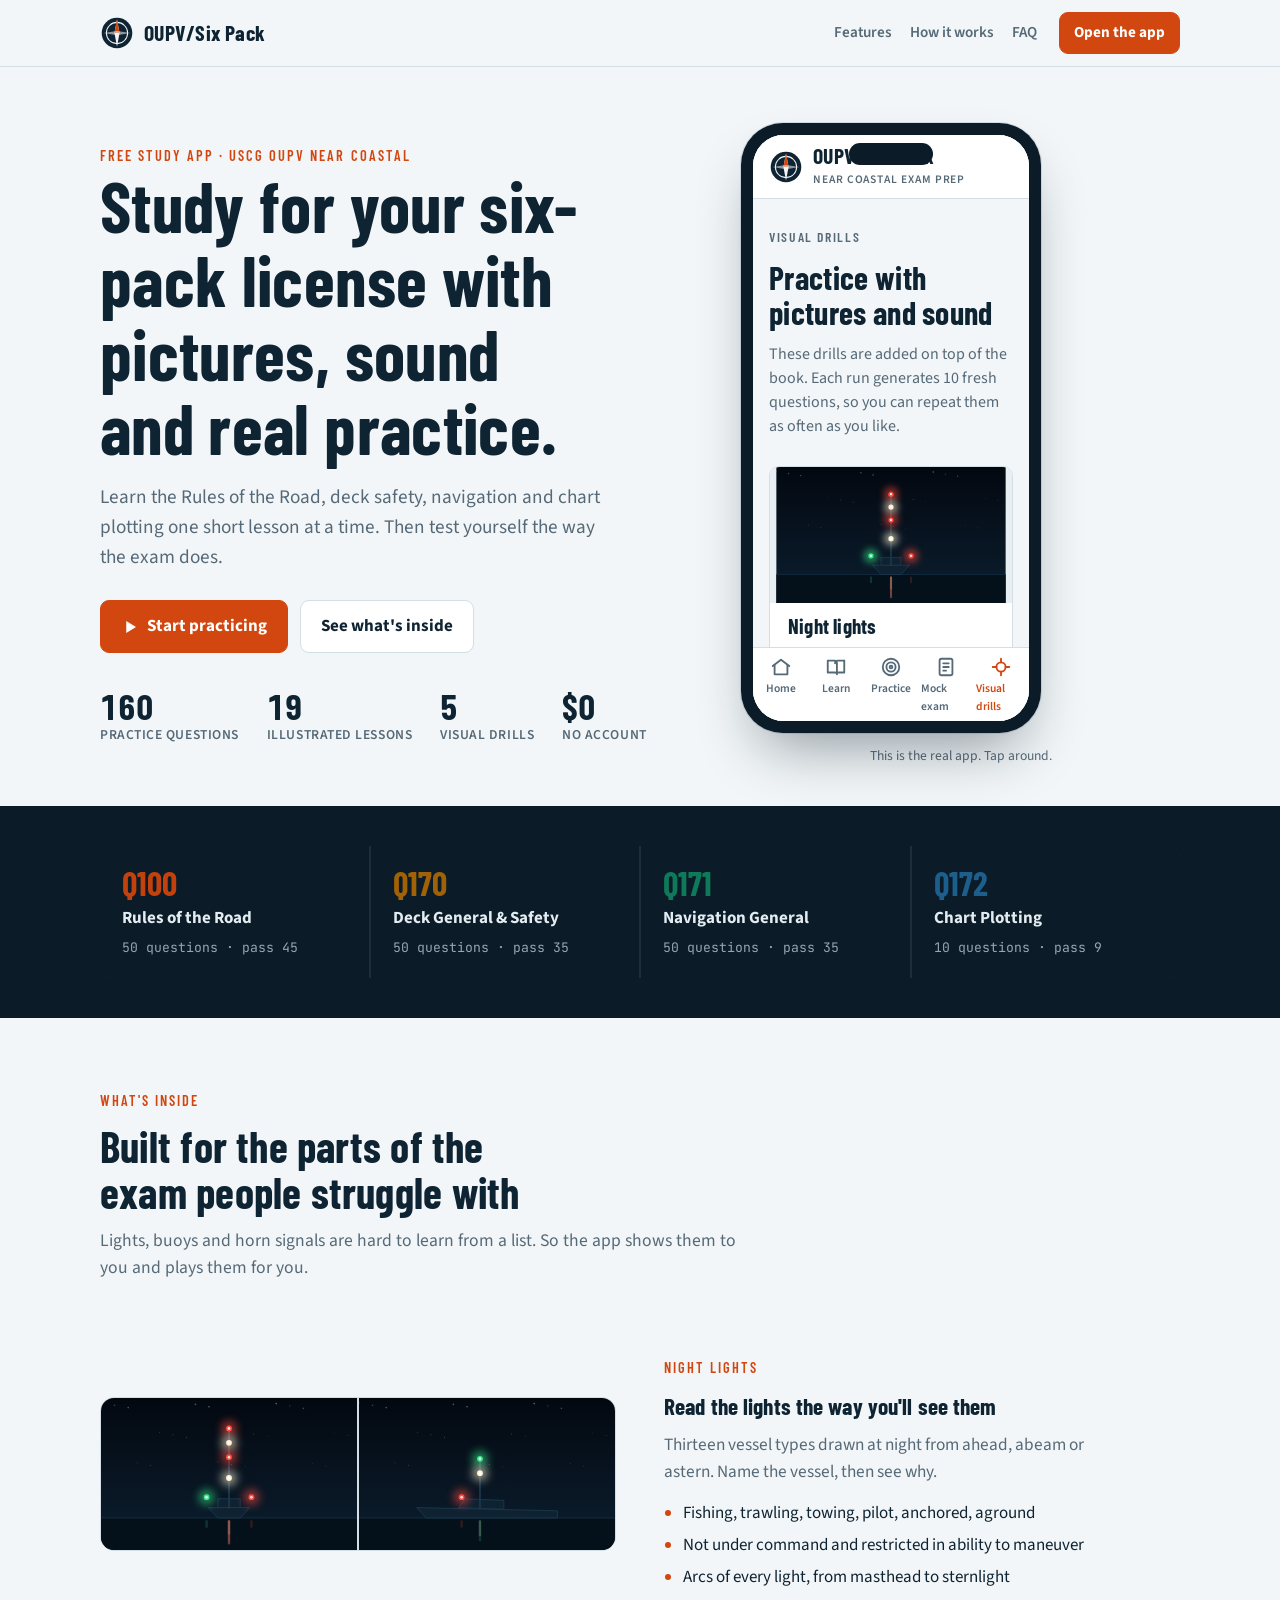
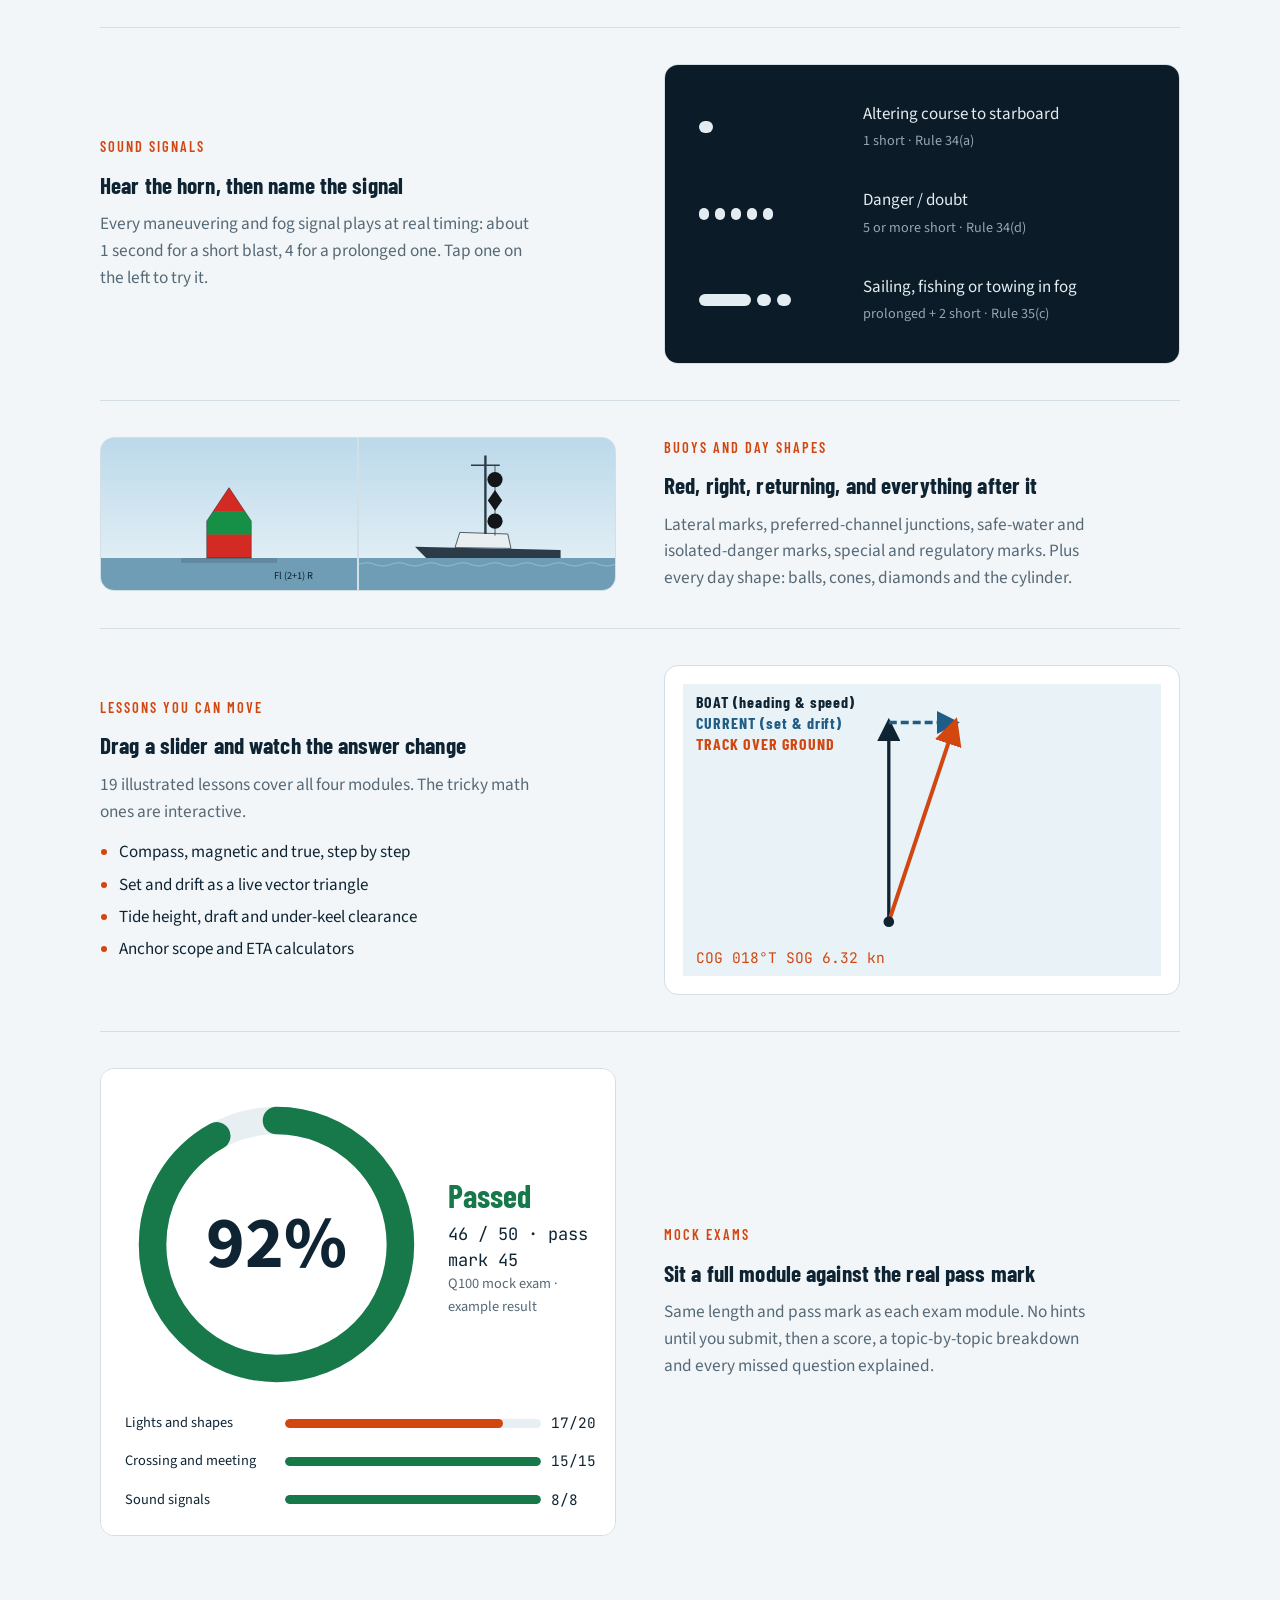
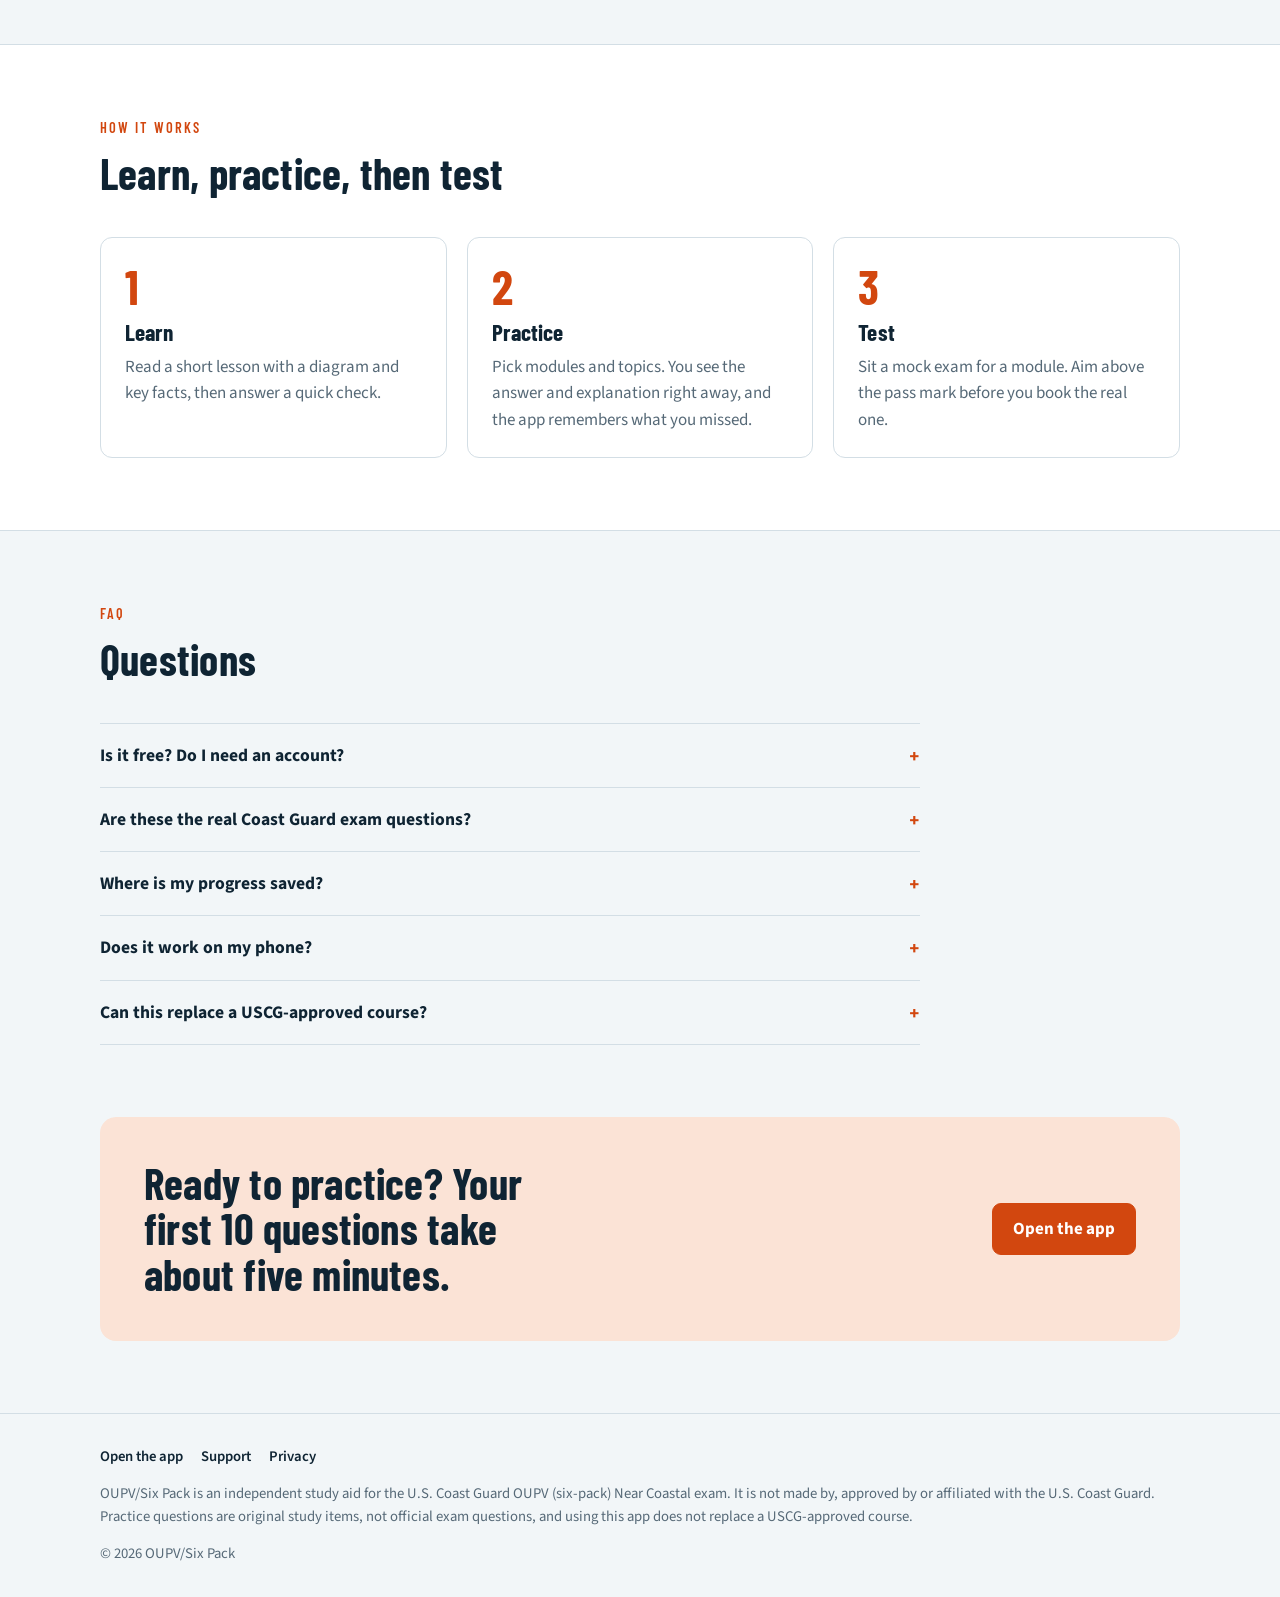
<file: index.html>
<!doctype html>
<html lang="en">
<head>
<meta charset="utf-8">
<meta name="viewport" content="width=device-width,initial-scale=1,viewport-fit=cover">
<title>OUPV/Six Pack — USCG captain's license study app</title>
<meta name="description" content="Free practice app for the USCG OUPV six-pack captain's exam: 160 questions, illustrated lessons, mock exams and visual drills for lights, buoys and horn signals.">
<meta property="og:title" content="OUPV/Six Pack — USCG captain's license study app">
<meta property="og:description" content="Free practice app for the USCG OUPV six-pack captain's exam: 160 questions, illustrated lessons, mock exams and visual drills for lights, buoys and horn signals.">
<meta name="theme-color" content="#0F2433">
<link rel="icon" href="data:image/svg+xml,%3Csvg xmlns='http://www.w3.org/2000/svg' viewBox='0 0 40 40'%3E%3Ccircle cx='20' cy='20' r='18' fill='%230F2433'/%3E%3Cpath d='M20 4 L23 20 L20 36 L17 20Z' fill='%23F2F6F8'/%3E%3Cpath d='M20 4 L23 20 L17 20Z' fill='%23D2470F'/%3E%3C/svg%3E">
<link rel="preconnect" href="https://fonts.googleapis.com"><link rel="preconnect" href="https://fonts.gstatic.com" crossorigin>
<link rel="stylesheet" href="https://fonts.googleapis.com/css2?family=Barlow+Condensed:wght@500;600;700&family=Source+Sans+3:wght@400;600;700&family=JetBrains+Mono:wght@500&display=swap">
<link rel="stylesheet" href="/site.css">
</head>
<body>

<svg width="0" height="0" style="position:absolute" aria-hidden="true"><defs>
<marker id="ah-ink" viewBox="0 0 10 10" refX="8" refY="5" markerWidth="7" markerHeight="7" orient="auto-start-reverse"><path d="M0,0 L10,5 L0,10z" style="fill:var(--ink)"/></marker>
<marker id="ah-acc" viewBox="0 0 10 10" refX="8" refY="5" markerWidth="7" markerHeight="7" orient="auto-start-reverse"><path d="M0,0 L10,5 L0,10z" style="fill:var(--accent)"/></marker>
<marker id="ah-chart" viewBox="0 0 10 10" refX="8" refY="5" markerWidth="7" markerHeight="7" orient="auto-start-reverse"><path d="M0,0 L10,5 L0,10z" style="fill:var(--chart)"/></marker>
<marker id="ah-muted" viewBox="0 0 10 10" refX="8" refY="5" markerWidth="7" markerHeight="7" orient="auto-start-reverse"><path d="M0,0 L10,5 L0,10z" style="fill:var(--muted)"/></marker>
<filter id="glow" x="-200%" y="-200%" width="500%" height="500%"><feGaussianBlur stdDeviation="5"/></filter>
<linearGradient id="nightsky" x1="0" y1="0" x2="0" y2="1"><stop offset="0" stop-color="#030810"/><stop offset="1" stop-color="#0c1f30"/></linearGradient>
<linearGradient id="daysky" x1="0" y1="0" x2="0" y2="1"><stop offset="0" stop-color="#bcd9ea"/><stop offset="1" stop-color="#e9f3f8"/></linearGradient>
</defs></svg>

<header class="top"><div class="wrap">
<a class="brand" href="/index.html" aria-label="OUPV/Six Pack home"><svg viewBox="0 0 40 40" aria-hidden="true"><circle cx="20" cy="20" r="18" style="fill:var(--ink)"/><circle cx="20" cy="20" r="12.5" fill="none" style="stroke:var(--paper)" stroke-width="1.2"/><path d="M20 4 L23 20 L20 36 L17 20Z" style="fill:var(--paper)"/><path d="M20 4 L23 20 L17 20Z" style="fill:var(--accent)"/><path d="M4 20 L20 17.5 L36 20 L20 22.5Z" style="fill:var(--paper)" opacity=".55"/></svg><b>OUPV/Six Pack</b></a>
<nav aria-label="Sections"><a href="#features">Features</a><a href="#how">How it works</a><a href="#faq">FAQ</a></nav>
<a class="btn primary" href="/app/">Open the app</a>
</div></header>

<main>
<div class="wrap hero">
  <div>
    <span class="eyebrow">Free study app · USCG OUPV Near Coastal</span>
    <h1>Study for your six-pack license with pictures, sound and real practice.</h1>
    <p class="lead">Learn the Rules of the Road, deck safety, navigation and chart plotting one short lesson at a time. Then test yourself the way the exam does.</p>
    <div class="cta"><a class="btn primary" href="app/"><svg viewBox="0 0 24 24" fill="currentColor"><path d="M7 4l13 8-13 8z"/></svg>Start practicing</a><a class="btn" href="#features">See what's inside</a></div>
    <div class="stats">
      <div><b>160</b><span>Practice questions</span></div>
      <div><b>19</b><span>Illustrated lessons</span></div>
      <div><b>5</b><span>Visual drills</span></div>
      <div><b>$0</b><span>No account</span></div>
    </div>
  </div>
  <div>
    <div class="phone"><iframe src="app/#drills" title="OUPV/Six Pack app, live" loading="lazy"></iframe></div>
    <p class="phone-cap">This is the real app. Tap around.</p>
  </div>
</div>

<div class="band"><div class="wrap">
  <div class="mods">
    <div><span class="code" style="color:var(--m100)">Q100</span><span class="name">Rules of the Road</span><span class="meta">50 questions · pass 45</span></div>
    <div><span class="code" style="color:var(--m170)">Q170</span><span class="name">Deck General &amp; Safety</span><span class="meta">50 questions · pass 35</span></div>
    <div><span class="code" style="color:var(--m171)">Q171</span><span class="name">Navigation General</span><span class="meta">50 questions · pass 35</span></div>
    <div><span class="code" style="color:var(--m172)">Q172</span><span class="name">Chart Plotting</span><span class="meta">10 questions · pass 9</span></div>
  </div>
</div></div>

<section id="features"><div class="wrap">
  <div class="head"><span class="eyebrow">What's inside</span><h2>Built for the parts of the exam people struggle with</h2><p>Lights, buoys and horn signals are hard to learn from a list. So the app shows them to you and plays them for you.</p></div>

  <div class="feat">
    <div class="art duo"><svg viewBox="0 0 320 190" class="scene" role="img" aria-label="Night scene: a vessel seen from dead ahead"><rect width="320" height="190" fill="url(#nightsky)"/><circle cx="0" cy="6" r="1" fill="#9fb6c8" opacity="0.25"/><circle cx="73" cy="43" r="0.6" fill="#9fb6c8" opacity="0.35"/><circle cx="146" cy="80" r="0.6" fill="#9fb6c8" opacity="0.45"/><circle cx="219" cy="7" r="1" fill="#9fb6c8" opacity="0.55"/><circle cx="292" cy="44" r="0.6" fill="#9fb6c8" opacity="0.25"/><circle cx="45" cy="81" r="0.6" fill="#9fb6c8" opacity="0.35"/><circle cx="118" cy="8" r="1" fill="#9fb6c8" opacity="0.45"/><circle cx="191" cy="45" r="0.6" fill="#9fb6c8" opacity="0.55"/><circle cx="264" cy="82" r="0.6" fill="#9fb6c8" opacity="0.25"/><circle cx="17" cy="9" r="1" fill="#9fb6c8" opacity="0.35"/><circle cx="90" cy="46" r="0.6" fill="#9fb6c8" opacity="0.45"/><circle cx="163" cy="83" r="0.6" fill="#9fb6c8" opacity="0.55"/><circle cx="236" cy="10" r="1" fill="#9fb6c8" opacity="0.25"/><circle cx="309" cy="47" r="0.6" fill="#9fb6c8" opacity="0.35"/><circle cx="62" cy="84" r="0.6" fill="#9fb6c8" opacity="0.45"/><circle cx="135" cy="11" r="1" fill="#9fb6c8" opacity="0.55"/><circle cx="208" cy="48" r="0.6" fill="#9fb6c8" opacity="0.25"/><circle cx="281" cy="85" r="0.6" fill="#9fb6c8" opacity="0.35"/><circle cx="34" cy="12" r="1" fill="#9fb6c8" opacity="0.45"/><circle cx="107" cy="49" r="0.6" fill="#9fb6c8" opacity="0.55"/><circle cx="180" cy="86" r="0.6" fill="#9fb6c8" opacity="0.25"/><circle cx="253" cy="13" r="1" fill="#9fb6c8" opacity="0.35"/><rect y="150" width="320" height="40" fill="#04101a"/><line x1="0" x2="320" y1="150" y2="150" stroke="#16324a" stroke-width="1"/><polygon points="134,137 186,137 174,150 146,150" fill="#0e2232" stroke="#1d3b52"/><rect x="146" y="126" width="28" height="11" fill="#0e2232" stroke="#1d3b52"/><line x1="160" x2="160" y1="138" y2="34" stroke="#1d3b52" stroke-width="2"/><rect x="158.5" y="153" width="3" height="17.5" fill="#fff4d6" opacity=".18"/><circle cx="160" cy="100" r="10" fill="#fff4d6" opacity=".55" filter="url(#glow)"/><circle cx="160" cy="100" r="3.6" fill="#fff4d6"/><circle cx="160" cy="100" r="1.6" fill="#fff" opacity=".85"/><rect x="158.5" y="153" width="3" height="30" fill="#ff4a3d" opacity=".18"/><circle cx="160" cy="38" r="10" fill="#ff4a3d" opacity=".55" filter="url(#glow)"/><circle cx="160" cy="38" r="3.6" fill="#ff4a3d"/><circle cx="160" cy="38" r="1.6" fill="#fff" opacity=".85"/><rect x="158.5" y="153" width="3" height="30" fill="#fff4d6" opacity=".18"/><circle cx="160" cy="56" r="10" fill="#fff4d6" opacity=".55" filter="url(#glow)"/><circle cx="160" cy="56" r="3.6" fill="#fff4d6"/><circle cx="160" cy="56" r="1.6" fill="#fff" opacity=".85"/><rect x="158.5" y="153" width="3" height="26.599999999999998" fill="#ff4a3d" opacity=".18"/><circle cx="160" cy="74" r="10" fill="#ff4a3d" opacity=".55" filter="url(#glow)"/><circle cx="160" cy="74" r="3.6" fill="#ff4a3d"/><circle cx="160" cy="74" r="1.6" fill="#fff" opacity=".85"/><rect x="186.5" y="153" width="3" height="9.1" fill="#ff4a3d" opacity=".18"/><circle cx="188" cy="124" r="10" fill="#ff4a3d" opacity=".55" filter="url(#glow)"/><circle cx="188" cy="124" r="3.6" fill="#ff4a3d"/><circle cx="188" cy="124" r="1.6" fill="#fff" opacity=".85"/><rect x="130.5" y="153" width="3" height="9.1" fill="#39e98a" opacity=".18"/><circle cx="132" cy="124" r="10" fill="#39e98a" opacity=".55" filter="url(#glow)"/><circle cx="132" cy="124" r="3.6" fill="#39e98a"/><circle cx="132" cy="124" r="1.6" fill="#fff" opacity=".85"/></svg><svg viewBox="0 0 320 190" class="scene" role="img" aria-label="Night scene: a vessel seen on her port side"><rect width="320" height="190" fill="url(#nightsky)"/><circle cx="0" cy="6" r="1" fill="#9fb6c8" opacity="0.25"/><circle cx="73" cy="43" r="0.6" fill="#9fb6c8" opacity="0.35"/><circle cx="146" cy="80" r="0.6" fill="#9fb6c8" opacity="0.45"/><circle cx="219" cy="7" r="1" fill="#9fb6c8" opacity="0.55"/><circle cx="292" cy="44" r="0.6" fill="#9fb6c8" opacity="0.25"/><circle cx="45" cy="81" r="0.6" fill="#9fb6c8" opacity="0.35"/><circle cx="118" cy="8" r="1" fill="#9fb6c8" opacity="0.45"/><circle cx="191" cy="45" r="0.6" fill="#9fb6c8" opacity="0.55"/><circle cx="264" cy="82" r="0.6" fill="#9fb6c8" opacity="0.25"/><circle cx="17" cy="9" r="1" fill="#9fb6c8" opacity="0.35"/><circle cx="90" cy="46" r="0.6" fill="#9fb6c8" opacity="0.45"/><circle cx="163" cy="83" r="0.6" fill="#9fb6c8" opacity="0.55"/><circle cx="236" cy="10" r="1" fill="#9fb6c8" opacity="0.25"/><circle cx="309" cy="47" r="0.6" fill="#9fb6c8" opacity="0.35"/><circle cx="62" cy="84" r="0.6" fill="#9fb6c8" opacity="0.45"/><circle cx="135" cy="11" r="1" fill="#9fb6c8" opacity="0.55"/><circle cx="208" cy="48" r="0.6" fill="#9fb6c8" opacity="0.25"/><circle cx="281" cy="85" r="0.6" fill="#9fb6c8" opacity="0.35"/><circle cx="34" cy="12" r="1" fill="#9fb6c8" opacity="0.45"/><circle cx="107" cy="49" r="0.6" fill="#9fb6c8" opacity="0.55"/><circle cx="180" cy="86" r="0.6" fill="#9fb6c8" opacity="0.25"/><circle cx="253" cy="13" r="1" fill="#9fb6c8" opacity="0.35"/><rect y="150" width="320" height="40" fill="#04101a"/><line x1="0" x2="320" y1="150" y2="150" stroke="#16324a" stroke-width="1"/><polygon points="72.0,137 248.0,141 248.0,150 84.3,150" fill="#0e2232" stroke="#1d3b52"/><polygon points="124.8,137 181.1,139 181.1,128 131.8,126" fill="#0e2232" stroke="#1d3b52"/><line x1="151.2" x2="151.2" y1="138" y2="72" stroke="#1d3b52" stroke-width="2"/><rect x="149.7" y="153" width="3" height="25.9" fill="#39e98a" opacity=".18"/><circle cx="151.2" cy="76" r="10" fill="#39e98a" opacity=".55" filter="url(#glow)"/><circle cx="151.2" cy="76" r="3.6" fill="#39e98a"/><circle cx="151.2" cy="76" r="1.6" fill="#fff" opacity=".85"/><rect x="149.7" y="153" width="3" height="19.599999999999998" fill="#fff4d6" opacity=".18"/><circle cx="151.2" cy="94" r="10" fill="#fff4d6" opacity=".55" filter="url(#glow)"/><circle cx="151.2" cy="94" r="3.6" fill="#fff4d6"/><circle cx="151.2" cy="94" r="1.6" fill="#fff" opacity=".85"/><rect x="126.82" y="153" width="3" height="9.1" fill="#ff4a3d" opacity=".18"/><circle cx="128.32" cy="124" r="10" fill="#ff4a3d" opacity=".55" filter="url(#glow)"/><circle cx="128.32" cy="124" r="3.6" fill="#ff4a3d"/><circle cx="128.32" cy="124" r="1.6" fill="#fff" opacity=".85"/></svg></div>
    <div class="txt"><span class="eyebrow">Night lights</span><h3>Read the lights the way you'll see them</h3><p>Thirteen vessel types drawn at night from ahead, abeam or astern. Name the vessel, then see why.</p>
      <ul><li>Fishing, trawling, towing, pilot, anchored, aground</li><li>Not under command and restricted in ability to maneuver</li><li>Arcs of every light, from masthead to sternlight</li></ul></div>
  </div>

  <div class="feat flip">
    <div class="art"><div class="horn" id="horn">
      <button data-p="."><span class="pat"><i class="s"></i></span><span>Altering course to starboard<br><small>1 short · Rule 34(a)</small></span></button>
      <button data-p="rrrrr"><span class="pat"><i class="r"></i><i class="r"></i><i class="r"></i><i class="r"></i><i class="r"></i></span><span>Danger / doubt<br><small>5 or more short · Rule 34(d)</small></span></button>
      <button data-p="-.."><span class="pat"><i class="p"></i><i class="s"></i><i class="s"></i></span><span>Sailing, fishing or towing in fog<br><small>prolonged + 2 short · Rule 35(c)</small></span></button>
    </div></div>
    <div class="txt"><span class="eyebrow">Sound signals</span><h3>Hear the horn, then name the signal</h3><p>Every maneuvering and fog signal plays at real timing: about 1 second for a short blast, 4 for a prolonged one. Tap one on the left to try it.</p></div>
  </div>

  <div class="feat">
    <div class="art duo"><svg viewBox="0 0 320 190" class="scene" role="img" aria-label="A navigation mark"><rect width="320" height="190" fill="url(#daysky)"/><rect y="150" width="320" height="40" fill="#6f9db6"/><g transform="translate(80 0) scale(1)"><clipPath id="cp7"><path d="M52,150 L52,104 L80,62 L108,104 L108,150 Z"/></clipPath><g clip-path="url(#cp7)"><rect x="40" y="62" width="80" height="29.833333333333332" fill="#d42a24"/><rect x="40" y="91.33333333333333" width="80" height="29.833333333333332" fill="#169046"/><rect x="40" y="120.66666666666666" width="80" height="29.833333333333332" fill="#d42a24"/></g><path d="M52,150 L52,104 L80,62 L108,104 L108,150 Z" fill="none" stroke="#0006" stroke-width="1.2"/><rect x="20" y="150" width="120" height="6" fill="#0002"/></g><text x="240" y="176" text-anchor="middle" font-family="JetBrains Mono, monospace" font-size="13" style="fill:#0c2230">Fl (2+1) R</text></svg><svg viewBox="0 0 320 190" class="scene" role="img" aria-label="Daytime: a vessel showing day shapes"><rect width="320" height="190" fill="url(#daysky)"/><rect y="150" width="320" height="40" fill="#6f9db6"/><path d="M0 158 q10 -4 20 0 t20 0 t20 0 t20 0 t20 0 t20 0 t20 0 t20 0 t20 0 t20 0 t20 0 t20 0 t20 0 t20 0 t20 0 t20 0" stroke="#9cc2d6" fill="none"/><polygon points="70,136 252,140 252,150 84,150" fill="#2b3c48"/><polygon points="120,137 190,138 186,120 126,118" fill="#e9eef1" stroke="#2b3c48"/><line x1="158" x2="158" y1="120" y2="22" stroke="#2b3c48" stroke-width="3"/><line x1="140" x2="176" y1="34" y2="34" stroke="#2b3c48" stroke-width="2"/><line x1="170" x2="170" y1="34" y2="122" stroke="#2b3c48" stroke-width="1"/><circle cx="170" cy="52" r="9.5" fill="#121619"/><polygon points="170,65 179,78 170,91 161,78" fill="#121619"/><circle cx="170" cy="104" r="9.5" fill="#121619"/></svg></div>
    <div class="txt"><span class="eyebrow">Buoys and day shapes</span><h3>Red, right, returning, and everything after it</h3><p>Lateral marks, preferred-channel junctions, safe-water and isolated-danger marks, special and regulatory marks. Plus every day shape: balls, cones, diamonds and the cylinder.</p></div>
  </div>

  <div class="feat flip">
    <div class="art pad"><svg viewBox="0 0 360 220" role="img" aria-label="Current vector triangle"><rect width="360" height="220" class="s-water" opacity=".55"/><line x1="155" y1="179" x2="155" y2="29" class="l-ink" stroke-width="2.5" marker-end="url(#ah-ink)"/><line x1="155" y1="29" x2="205" y2="29" class="l-chart" stroke-width="2.5" stroke-dasharray="6 3" marker-end="url(#ah-chart)"/><line x1="155" y1="179" x2="205" y2="29" class="l-acc" stroke-width="3" marker-end="url(#ah-acc)"/><circle cx="155" cy="179" r="4" class="s-ink"/><text x="10" y="18" class="t-lab" >BOAT (heading & speed)</text><text x="10" y="34" class="t-lab" style="fill:var(--chart)">CURRENT (set & drift)</text><text x="10" y="50" class="t-lab t-acc" >TRACK OVER GROUND</text><text x="10" y="210" class="t-mono t-acc" >COG 018°T   SOG 6.32 kn</text></svg></div>
    <div class="txt"><span class="eyebrow">Lessons you can move</span><h3>Drag a slider and watch the answer change</h3><p>19 illustrated lessons cover all four modules. The tricky math ones are interactive.</p>
      <ul><li>Compass, magnetic and true, step by step</li><li>Set and drift as a live vector triangle</li><li>Tide height, draft and under-keel clearance</li><li>Anchor scope and ETA calculators</li></ul></div>
  </div>

  <div class="feat">
    <div class="art"><div class="result">
      <div class="top-row"><svg width="96" height="96" viewBox="0 0 132 132" aria-hidden="true"><circle cx="66" cy="66" r="54" fill="none" style="stroke:var(--surface-2)" stroke-width="12"/><circle cx="66" cy="66" r="54" fill="none" style="stroke:var(--good)" stroke-width="12" stroke-linecap="round" stroke-dasharray="312 340" transform="rotate(-90 66 66)"/><text x="66" y="76" text-anchor="middle" font-family="Barlow Condensed, sans-serif" font-size="32" font-weight="700">92%</text></svg>
        <div><div class="verdict">Passed</div><div style="font-family:var(--mono)">46 / 50 · pass mark 45</div><div class="muted" style="font-size:.9rem">Q100 mock exam · example result</div></div></div>
      <div class="bar"><span>Lights and shapes</span><i><b style="width:85%;background:var(--accent)"></b></i><span style="font-family:var(--mono)">17/20</span></div>
      <div class="bar"><span>Crossing and meeting</span><i><b style="width:100%;background:var(--good)"></b></i><span style="font-family:var(--mono)">15/15</span></div>
      <div class="bar"><span>Sound signals</span><i><b style="width:100%;background:var(--good)"></b></i><span style="font-family:var(--mono)">8/8</span></div>
    </div></div>
    <div class="txt"><span class="eyebrow">Mock exams</span><h3>Sit a full module against the real pass mark</h3><p>Same length and pass mark as each exam module. No hints until you submit, then a score, a topic-by-topic breakdown and every missed question explained.</p></div>
  </div>
</div></section>

<section id="how" style="background:var(--surface);border-block:1px solid var(--line)"><div class="wrap">
  <div class="head"><span class="eyebrow">How it works</span><h2>Learn, practice, then test</h2></div>
  <div class="steps">
    <div class="step"><span class="n">1</span><h3>Learn</h3><p>Read a short lesson with a diagram and key facts, then answer a quick check.</p></div>
    <div class="step"><span class="n">2</span><h3>Practice</h3><p>Pick modules and topics. You see the answer and explanation right away, and the app remembers what you missed.</p></div>
    <div class="step"><span class="n">3</span><h3>Test</h3><p>Sit a mock exam for a module. Aim above the pass mark before you book the real one.</p></div>
  </div>
</div></section>

<section id="faq"><div class="wrap">
  <div class="head"><span class="eyebrow">FAQ</span><h2>Questions</h2></div>
  <div class="faq">
    <details><summary>Is it free? Do I need an account?</summary><p>Yes, it's free, and there's no sign-up. Open the app and start.</p></details>
    <details><summary>Are these the real Coast Guard exam questions?</summary><p>No. They are original practice questions written to the official module topics, and each answer has been checked against the Navigation Rules. The real exam questions aren't public.</p></details>
    <details><summary>Where is my progress saved?</summary><p>In your browser on your device. Nothing is sent to a server. If you clear your browser data or switch devices, your progress starts fresh.</p></details>
    <details><summary>Does it work on my phone?</summary><p>Yes. It works in any modern browser on phone, tablet or computer. Turn the sound on for the horn-signal drills.</p></details>
    <details><summary>Can this replace a USCG-approved course?</summary><p>No. It's a study aid. Check the National Maritime Center for the current credential requirements, and practice Q172 chart plotting on the official training chart with dividers and a plotter.</p></details>
  </div>
</div></section>

<div class="wrap" style="padding-bottom:72px"><div class="closer"><h2>Ready to practice? Your first 10 questions take about five minutes.</h2><a class="btn primary" href="app/">Open the app</a></div></div>
</main>
<footer><div class="wrap">
<div class="links"><a href="/app/">Open the app</a><a href="/support.html">Support</a><a href="/privacy.html">Privacy</a></div>
<p>OUPV/Six Pack is an independent study aid for the U.S. Coast Guard OUPV (six-pack) Near Coastal exam. It is not made by, approved by or affiliated with the U.S. Coast Guard. Practice questions are original study items, not official exam questions, and using this app does not replace a USCG-approved course.</p>
<p>© 2026 OUPV/Six Pack</p>
</div></footer>

<script>
(() => {
  let ac = null, stop = [];
  const host = document.getElementById("horn"); if (!host) return;
  host.addEventListener("click", e => {
    const b = e.target.closest("button[data-p]"); if (!b) return;
    try { ac = ac || new (window.AudioContext || window.webkitAudioContext)(); ac.resume(); } catch (err) { return; }
    stop.forEach(f => f()); stop = [];
    const g0 = ac.createGain(); g0.gain.value = .2; g0.connect(ac.destination); stop.push(() => g0.disconnect());
    const glyphs = [...b.querySelectorAll("i")]; let t = ac.currentTime + .05; const t0 = t;
    [...b.dataset.p].forEach((c, i) => {
      const dur = c === "-" ? 4 : c === "r" ? .55 : 1, gap = c === "-" ? 1.6 : c === "r" ? .25 : .8;
      const g = ac.createGain(), f = ac.createBiquadFilter(); f.type = "lowpass"; f.frequency.value = 1100; f.connect(g); g.connect(g0);
      [146, 220.6, 293].forEach((fr, k) => { const o = ac.createOscillator(); o.type = k === 2 ? "triangle" : "sawtooth"; o.frequency.value = fr; o.connect(f); o.start(t); o.stop(t + dur + .05); });
      g.gain.setValueAtTime(0, t); g.gain.linearRampToValueAtTime(.8, t + .07); g.gain.setValueAtTime(.8, t + dur - .09); g.gain.linearRampToValueAtTime(0, t + dur);
      const on = setTimeout(() => glyphs[i] && glyphs[i].classList.add("on"), (t - t0) * 1000), off = setTimeout(() => glyphs[i] && glyphs[i].classList.remove("on"), (t - t0 + dur) * 1000);
      stop.push(() => { clearTimeout(on); clearTimeout(off); glyphs[i] && glyphs[i].classList.remove("on"); });
      t += dur + gap;
    });
  });
})();
</script>
</body>
</html>
</file>
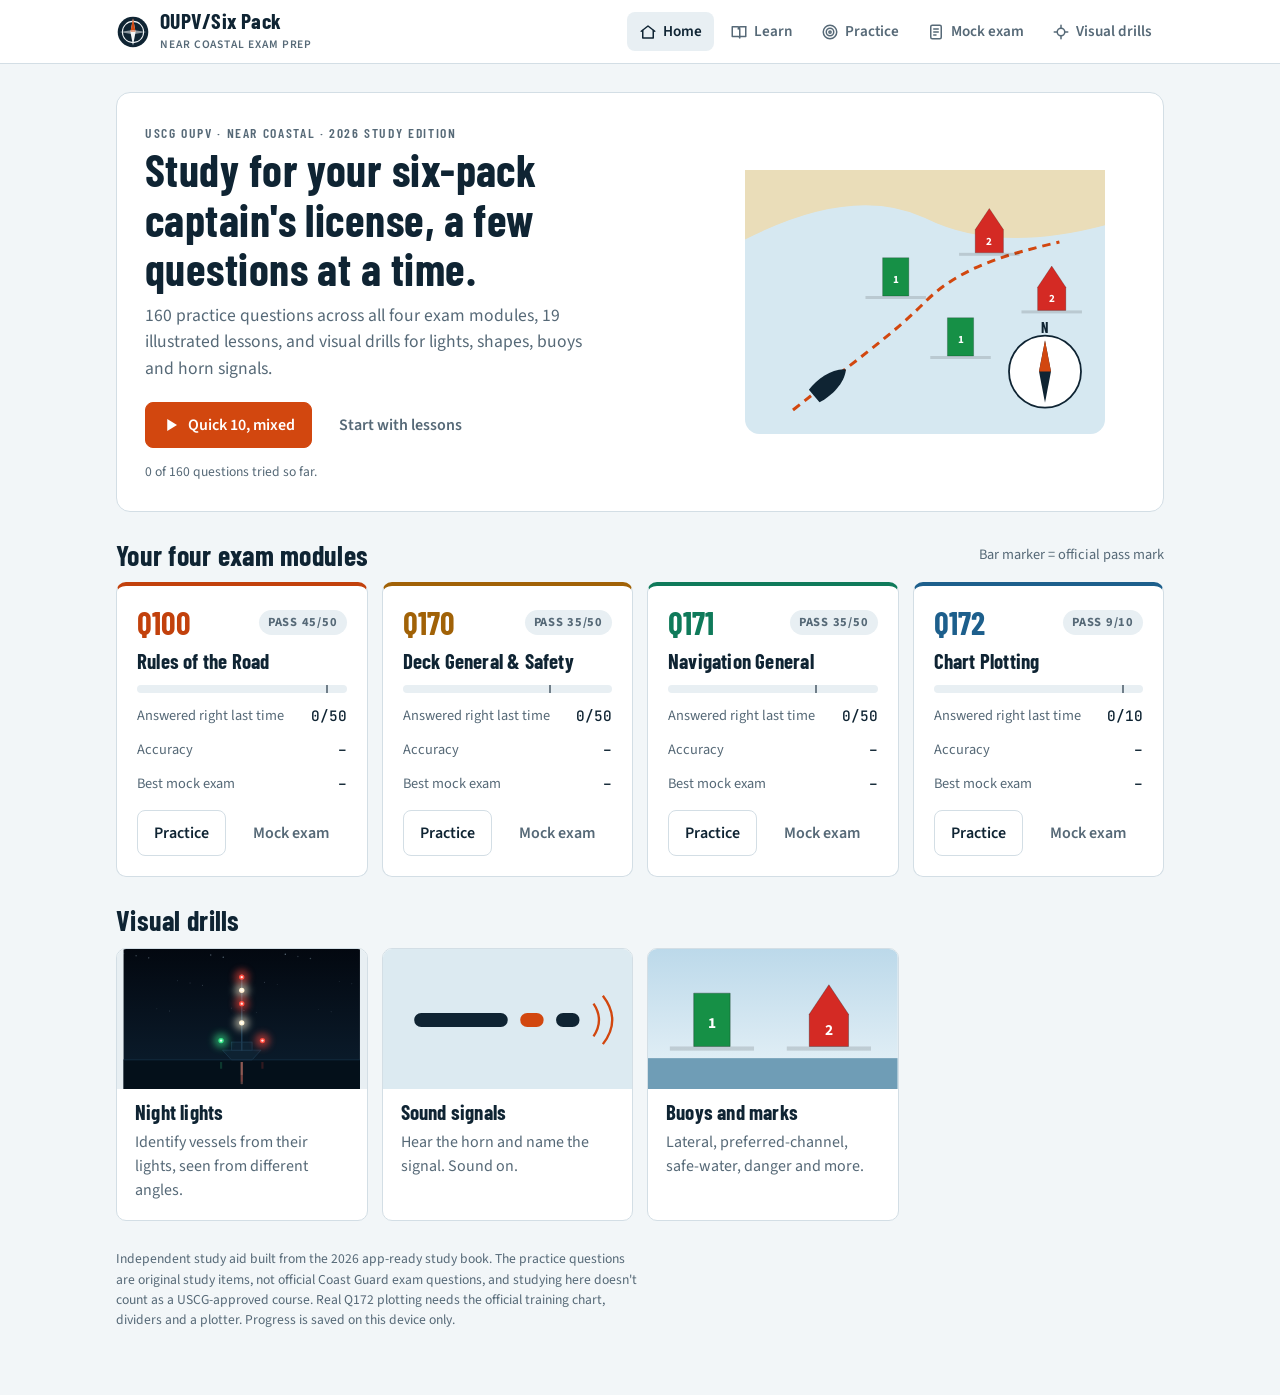
<file: app/index.html>
<!doctype html><html lang="en"><head><meta charset="utf-8"><meta name="viewport" content="width=device-width,initial-scale=1,viewport-fit=cover"><style>[hidden]{display:none!important}body{margin:0}</style></head><body><title>OUPV/Six Pack</title>
<meta name="claude:viewport-fit-sides" content="cover">
<link rel="preconnect" href="https://fonts.googleapis.com">
<link rel="preconnect" href="https://fonts.gstatic.com" crossorigin>
<link rel="stylesheet" href="https://fonts.googleapis.com/css2?family=Barlow+Condensed:wght@500;600;700&family=Source+Sans+3:wght@400;600;700&family=JetBrains+Mono:wght@500&display=swap">
<style>
/* Layout: chart-table app. Sticky header with nav, single centered column of cards; bottom tab bar on phones. */
:root{
  --paper:#F2F6F8; --surface:#FFFFFF; --surface-2:#E8EFF3; --ink:#0F2433; --muted:#566977; --line:#D3DEE5;
  --water:#D6E8F1; --land:#EADDB9; --accent:#D2470F; --accent-soft:#FBE3D6; --on-accent:#FFFFFF;
  --good:#17784A; --good-soft:#DDF2E6; --bad:#B8322A; --bad-soft:#F9E0DD;
  --port:#D02B2B; --stbd:#11884A; --chart:#1F5D86;
  --m100:#C2410C; --m170:#A16207; --m171:#0F7A5A; --m172:#1D5F8C;
  --display:"Barlow Condensed","Avenir Next Condensed","Arial Narrow",system-ui,sans-serif;
  --body:"Source Sans 3",system-ui,-apple-system,"Segoe UI",sans-serif;
  --mono:"JetBrains Mono",ui-monospace,Menlo,monospace;
  --radius:10px;
}
@media (prefers-color-scheme: dark){:root:not([data-theme="light"]){
  --paper:#0A141C; --surface:#11202B; --surface-2:#172B38; --ink:#E3ECF1; --muted:#93A7B4; --line:#24394A;
  --water:#123247; --land:#3A3425; --accent:#FF7A3D; --accent-soft:#3A1E10; --on-accent:#1A0B03;
  --good:#4CC98A; --good-soft:#0F3122; --bad:#FF7A70; --bad-soft:#3B1613;
  --port:#FF5A55; --stbd:#3FD08A; --chart:#6CB4E4;
  --m100:#FF8A50; --m170:#E8B34A; --m171:#45C99B; --m172:#6CB4E4; color-scheme:dark}}
:root[data-theme="dark"]{
  --paper:#0A141C; --surface:#11202B; --surface-2:#172B38; --ink:#E3ECF1; --muted:#93A7B4; --line:#24394A;
  --water:#123247; --land:#3A3425; --accent:#FF7A3D; --accent-soft:#3A1E10; --on-accent:#1A0B03;
  --good:#4CC98A; --good-soft:#0F3122; --bad:#FF7A70; --bad-soft:#3B1613;
  --port:#FF5A55; --stbd:#3FD08A; --chart:#6CB4E4;
  --m100:#FF8A50; --m170:#E8B34A; --m171:#45C99B; --m172:#6CB4E4; color-scheme:dark}

*{box-sizing:border-box}
html,body{background:var(--paper)}
body{color:var(--ink);font-family:var(--body);font-size:16px;line-height:1.5;-webkit-font-smoothing:antialiased}
body::before{content:"";position:fixed;inset:0 0 auto;height:env(safe-area-inset-top,0px);z-index:30;background:var(--surface)}
h1,h2,h3,h4{font-family:var(--display);font-weight:700;line-height:1.1;margin:0;text-wrap:balance;letter-spacing:.01em}
h1{font-size:clamp(2rem,5vw,2.8rem)} h2{font-size:1.75rem} h3{font-size:1.3rem}
p{margin:0}
a{color:var(--chart)}
button{font:inherit;color:inherit}
:focus-visible{outline:3px solid var(--accent);outline-offset:2px;border-radius:6px}
.mono{font-family:var(--mono);font-variant-numeric:tabular-nums}
.eyebrow{font-family:var(--display);font-weight:600;font-size:.85rem;letter-spacing:.12em;text-transform:uppercase;color:var(--muted)}
.muted{color:var(--muted)}

/* header */
.top{position:sticky;top:env(safe-area-inset-top,0px);z-index:20;background:var(--surface);border-bottom:1px solid var(--line)}
.top-in{max-width:1080px;margin:0 auto;display:flex;align-items:center;gap:20px;padding-block:10px;padding-left:max(16px,env(safe-area-inset-left,0px));padding-right:max(16px,env(safe-area-inset-right,0px))}
.brand{display:flex;align-items:center;gap:10px;text-decoration:none;color:var(--ink);margin-right:auto}
.brand svg{width:34px;height:34px;flex:none}
.brand b{font-family:var(--display);font-size:1.35rem;letter-spacing:.02em;line-height:1}
.brand small{display:block;font-size:.72rem;color:var(--muted);letter-spacing:.08em;text-transform:uppercase;font-weight:600}
.nav{display:flex;gap:4px}
.nav a{display:flex;align-items:center;gap:6px;text-decoration:none;color:var(--muted);font-weight:600;padding:8px 12px;border-radius:8px;font-size:.95rem}
.nav a:hover{background:var(--surface-2);color:var(--ink)}
.nav a.on{color:var(--ink);background:var(--surface-2)}
.nav a svg{width:18px;height:18px}
.tabbar{display:none}
@media (max-width:720px){
  .nav{display:none}
  .tabbar{display:flex;position:fixed;left:0;right:0;bottom:0;z-index:20;background:var(--surface);border-top:1px solid var(--line);padding-bottom:env(safe-area-inset-bottom,0px);padding-left:env(safe-area-inset-left,0px);padding-right:env(safe-area-inset-right,0px)}
  .tabbar a{flex:1;display:flex;flex-direction:column;align-items:center;gap:2px;padding:8px 2px 6px;text-decoration:none;color:var(--muted);font-size:.72rem;font-weight:600}
  .tabbar a.on{color:var(--accent)}
  .tabbar svg{width:22px;height:22px}
  main{padding-bottom:calc(84px + env(safe-area-inset-bottom,0px))!important}
}

main{max-width:1080px;margin:0 auto;padding-block:28px 64px;padding-left:max(16px,env(safe-area-inset-left,0px));padding-right:max(16px,env(safe-area-inset-right,0px));display:flex;flex-direction:column;gap:28px}
.card{background:var(--surface);border:1px solid var(--line);border-radius:var(--radius);padding:20px}
.stack{display:flex;flex-direction:column;gap:12px}
.row{display:flex;flex-wrap:wrap;gap:10px;align-items:center}
.grid{display:grid;gap:14px}
.g2{grid-template-columns:repeat(auto-fit,minmax(min(100%,300px),1fr))}
.g3{grid-template-columns:repeat(auto-fill,minmax(min(100%,240px),1fr))}
.g4{grid-template-columns:repeat(auto-fit,minmax(min(100%,220px),1fr))}

.btn{display:inline-flex;align-items:center;justify-content:center;gap:8px;border:1px solid var(--line);background:var(--surface);color:var(--ink);padding:10px 16px;border-radius:8px;font-weight:600;cursor:pointer;text-decoration:none;min-height:44px}
.btn:hover{border-color:var(--muted)}
.btn.primary{background:var(--accent);border-color:var(--accent);color:var(--on-accent)}
.btn.primary:hover{filter:brightness(1.05)}
.btn.ghost{background:transparent;border-color:transparent;color:var(--muted)}
.btn.ghost:hover{color:var(--ink);background:var(--surface-2)}
.btn:disabled{opacity:.45;cursor:not-allowed}
.btn svg{width:18px;height:18px}

.chip{display:inline-flex;align-items:center;gap:6px;font-size:.78rem;font-weight:700;letter-spacing:.06em;text-transform:uppercase;padding:3px 9px;border-radius:999px;background:var(--surface-2);color:var(--muted);white-space:nowrap}
.chip.mod{color:#fff}
.mQ100{--mc:var(--m100)} .mQ170{--mc:var(--m170)} .mQ171{--mc:var(--m171)} .mQ172{--mc:var(--m172)}
.chip.mod{background:var(--mc)}
:root:not([data-theme="light"]) .chip.mod{color:var(--paper)}
@media (prefers-color-scheme: light){:root:not([data-theme="dark"]) .chip.mod{color:#fff}}
:root[data-theme="light"] .chip.mod{color:#fff}

.pick{display:inline-flex;align-items:center;gap:6px;border:1px solid var(--line);background:var(--surface);padding:7px 12px;border-radius:999px;cursor:pointer;font-weight:600;font-size:.92rem;min-height:38px}
.pick[aria-pressed="true"]{background:var(--ink);color:var(--paper);border-color:var(--ink)}
.seg{display:inline-flex;border:1px solid var(--line);border-radius:8px;overflow:hidden;flex-wrap:wrap}
.seg button{border:0;background:var(--surface);padding:8px 14px;cursor:pointer;font-weight:600;min-height:40px}
.seg button+button{border-left:1px solid var(--line)}
.seg button[aria-pressed="true"]{background:var(--ink);color:var(--paper)}

/* hero */
.hero{display:grid;grid-template-columns:minmax(0,1.3fr) minmax(0,1fr);gap:24px;align-items:center;background:var(--surface);border:1px solid var(--line);border-radius:14px;padding:28px;overflow:hidden;position:relative}
.hero p.lead{font-size:1.1rem;color:var(--muted);max-width:52ch;margin-top:10px}
.hero .actions{margin-top:20px}
.hero-art{width:100%;max-width:360px;justify-self:center}
@media (max-width:760px){.hero{grid-template-columns:1fr;padding:20px}.hero-art{max-width:260px;order:-1}}

/* module cards */
.modcard{display:flex;flex-direction:column;gap:12px;border-top:4px solid var(--mc)}
.modcard .code{font-family:var(--display);font-weight:700;font-size:2rem;color:var(--mc);line-height:1}
.meter{height:8px;border-radius:99px;background:var(--surface-2);overflow:hidden;position:relative}
.meter i{display:block;height:100%;background:var(--mc,var(--accent));border-radius:99px;transition:width .4s}
.meter .mark{position:absolute;top:-3px;bottom:-3px;width:2px;background:var(--ink);opacity:.55}
.kv{display:flex;justify-content:space-between;gap:8px;font-size:.9rem;color:var(--muted)}
.kv b{color:var(--ink);font-family:var(--mono);font-weight:500}

/* lessons */
.lesson-card{display:flex;flex-direction:column;gap:8px;text-decoration:none;color:inherit;border-left:4px solid var(--mc);transition:transform .15s,border-color .15s}
.lesson-card:hover{transform:translateY(-2px)}
.lesson-card h3{font-size:1.2rem}
.lesson-card p{font-size:.93rem;color:var(--muted)}
.lesson-card .foot{margin-top:auto;display:flex;justify-content:space-between;align-items:center;font-size:.85rem;color:var(--muted)}
.added{font-size:.7rem;font-weight:700;letter-spacing:.06em;text-transform:uppercase;color:var(--chart);border:1px solid currentColor;padding:1px 6px;border-radius:4px}
.lesson-head{display:flex;flex-direction:column;gap:10px}
.lesson-body{display:grid;grid-template-columns:minmax(0,1.25fr) minmax(0,1fr);gap:20px;align-items:start}
@media (max-width:860px){.lesson-body{grid-template-columns:1fr}}
.diagram{background:var(--surface);border:1px solid var(--line);border-radius:var(--radius);padding:12px;overflow-x:auto}
.diagram svg{display:block;width:100%;height:auto;min-width:300px}
.core{background:var(--accent-soft);border-radius:var(--radius);padding:16px 18px}
.core .eyebrow{color:var(--accent)}
.points{margin:0;padding-left:1.1em;display:flex;flex-direction:column;gap:8px}
.points li{padding-left:2px}
.points li::marker{color:var(--accent)}
.mnemo{font-family:var(--display);font-size:1.15rem;font-weight:600;letter-spacing:.02em}

/* quiz */
.quiz{max-width:760px;width:100%;margin:0 auto;display:flex;flex-direction:column;gap:16px}
.qtop{display:flex;align-items:center;gap:12px;flex-wrap:wrap}
.qtop .count{font-family:var(--mono);font-size:.9rem;color:var(--muted);margin-left:auto}
.progress{height:6px;background:var(--surface-2);border-radius:99px;overflow:hidden}
.progress i{display:block;height:100%;background:var(--accent);transition:width .3s}
.qcard{display:flex;flex-direction:column;gap:18px}
.stem{font-size:1.25rem;font-weight:600;line-height:1.35}
.opts{display:flex;flex-direction:column;gap:10px}
.opt{display:flex;align-items:flex-start;gap:12px;text-align:left;border:1.5px solid var(--line);background:var(--surface);padding:12px 14px;border-radius:10px;cursor:pointer;font-size:1.02rem;min-height:52px;transition:border-color .15s,background .15s}
.opt:hover:not(:disabled){border-color:var(--muted)}
.opt .k{flex:none;width:28px;height:28px;border-radius:7px;display:grid;place-items:center;font-family:var(--mono);font-size:.85rem;background:var(--surface-2);color:var(--muted)}
.opt.sel{border-color:var(--ink);background:var(--surface-2)}
.opt.sel .k{background:var(--ink);color:var(--paper)}
.opt.right{border-color:var(--good);background:var(--good-soft)}
.opt.right .k{background:var(--good);color:var(--surface)}
.opt.wrong{border-color:var(--bad);background:var(--bad-soft)}
.opt.wrong .k{background:var(--bad);color:var(--surface)}
.opt:disabled{cursor:default}
.feedback{border-radius:10px;padding:14px 16px;display:flex;flex-direction:column;gap:6px}
.feedback.ok{background:var(--good-soft)} .feedback.no{background:var(--bad-soft)}
.feedback b{font-family:var(--display);font-size:1.2rem;letter-spacing:.02em}
.feedback.ok b{color:var(--good)} .feedback.no b{color:var(--bad)}
.qnav{display:flex;gap:10px;justify-content:space-between;flex-wrap:wrap}
.navgrid{display:grid;grid-template-columns:repeat(auto-fill,minmax(38px,1fr));gap:6px}
.navgrid button{height:38px;border-radius:7px;border:1px solid var(--line);background:var(--surface);font-family:var(--mono);font-size:.8rem;cursor:pointer}
.navgrid button.done{background:var(--surface-2);border-color:var(--muted)}
.navgrid button.cur{outline:2px solid var(--accent);outline-offset:1px}
.navgrid button.flag{box-shadow:inset 0 -3px 0 var(--accent)}
.navgrid button.r{background:var(--good-soft);border-color:var(--good)}
.navgrid button.w{background:var(--bad-soft);border-color:var(--bad)}
.visual{border-radius:10px;overflow:hidden;background:var(--surface-2)}
.visual svg{display:block;width:100%;height:auto;max-height:340px}
.visual .btn svg{width:18px;height:18px;display:inline}
.confirm{border:1.5px solid var(--accent);background:var(--accent-soft);border-radius:10px;padding:14px 16px}

/* results */
.score{display:flex;align-items:center;gap:24px;flex-wrap:wrap}
.ring{width:132px;height:132px;flex:none}
.verdict{font-family:var(--display);font-size:2rem;font-weight:700}
.verdict.pass{color:var(--good)} .verdict.fail{color:var(--bad)}
.missed{display:flex;flex-direction:column;gap:10px}
.missed .item{border-left:3px solid var(--bad);padding:4px 0 4px 12px;display:flex;flex-direction:column;gap:3px}
.bars{display:flex;flex-direction:column;gap:10px}
.bar-row{display:grid;grid-template-columns:minmax(0,170px) minmax(0,1fr) 52px;gap:10px;align-items:center;font-size:.92rem}
.bar-row .meter{height:10px}

/* drills */
.drill{display:flex;flex-direction:column;gap:12px;text-decoration:none;color:inherit;padding:0;overflow:hidden;cursor:pointer;text-align:left}
.drill .art{background:var(--surface-2);aspect-ratio:16/9;max-width:100%;display:grid;place-items:center;overflow:hidden}
.drill .art svg{width:100%;height:100%;display:block}
.drill .txt{padding:0 18px 18px;display:flex;flex-direction:column;gap:6px}
.drill:hover h3{color:var(--accent)}

/* widgets */
.widget{display:flex;flex-direction:column;gap:14px}
.ctrl{display:grid;grid-template-columns:minmax(0,150px) minmax(0,1fr) 78px;gap:10px;align-items:center;font-size:.95rem}
.ctrl label{font-weight:600}
.ctrl output{font-family:var(--mono);text-align:right;font-size:.95rem}
input[type=range]{width:100%;accent-color:var(--accent);min-height:28px}
input[type=number],input[type=time]{font:inherit;font-family:var(--mono);padding:8px 10px;border:1px solid var(--line);border-radius:8px;background:var(--surface);color:var(--ink);width:100%;min-height:42px}
.readout{font-family:var(--mono);font-size:1.05rem;background:var(--surface-2);border-radius:8px;padding:12px 14px;line-height:1.7;overflow-x:auto}
.readout b{color:var(--accent);font-weight:500}
.chain{display:flex;flex-wrap:wrap;align-items:center;gap:6px;font-family:var(--mono)}
.chain .box{border:1.5px solid var(--line);border-radius:8px;padding:6px 10px;background:var(--surface);text-align:center;min-width:64px}
.chain .box small{display:block;font-family:var(--body);font-size:.7rem;color:var(--muted);text-transform:uppercase;letter-spacing:.08em;font-weight:700}
.chain .box.hi{border-color:var(--accent)}
.chain .op{color:var(--muted);font-size:.85rem}
.sig-list{display:flex;flex-direction:column;gap:8px}
.sig{display:grid;grid-template-columns:auto minmax(0,1fr);gap:12px;align-items:center;border:1px solid var(--line);border-radius:10px;padding:10px 12px;background:var(--surface);cursor:pointer;text-align:left}
.sig:hover{border-color:var(--muted)}
.pattern{display:flex;gap:5px;align-items:center;min-width:92px}
.pattern i{display:block;height:10px;border-radius:5px;background:var(--ink);opacity:.85;transition:background .1s}
.pattern i.s{width:12px}.pattern i.p{width:40px}.pattern i.r{width:9px}
.pattern i.on{background:var(--accent);opacity:1}
.bigpattern{display:flex;gap:10px;align-items:center;justify-content:center;padding:26px 16px;flex-wrap:wrap}
.bigpattern i{height:18px;border-radius:9px;background:var(--ink);display:block;opacity:.85}
.bigpattern i.s{width:24px}.bigpattern i.p{width:84px}.bigpattern i.r{width:18px}
.bigpattern i.on{background:var(--accent);opacity:1}
.foot-note{font-size:.85rem;color:var(--muted);max-width:75ch}
.scene{display:block}
.empty{padding:28px;text-align:center;color:var(--muted)}
@media (hover:none){.kbd-hint{display:none}}
.kbd{font-family:var(--mono);font-size:.78rem;border:1px solid var(--line);border-bottom-width:2px;border-radius:5px;padding:0 5px}
@media (prefers-reduced-motion: reduce){*{transition:none!important;animation:none!important}}

/* svg classes */
.s-water{fill:var(--water)} .s-land{fill:var(--land)} .s-ink{fill:var(--ink)} .s-muted{fill:var(--muted)} .s-surface{fill:var(--surface)}
.s-acc{fill:var(--accent)} .s-port{fill:var(--port)} .s-stbd{fill:var(--stbd)} .s-chart{fill:var(--chart)} .s-good{fill:var(--good)}
.l-ink{stroke:var(--ink);fill:none} .l-muted{stroke:var(--muted);fill:none} .l-acc{stroke:var(--accent);fill:none} .l-chart{stroke:var(--chart);fill:none} .l-line{stroke:var(--line);fill:none}
svg text{font-family:var(--body);fill:var(--ink)}
svg .t-lab{font-family:var(--display);font-weight:700;letter-spacing:.06em;font-size:12px}
svg .t-mono{font-family:var(--mono);font-size:11px}
svg .t-small{font-size:11px;fill:var(--muted)}
svg .t-acc{fill:var(--accent)}
</style>

<svg width="0" height="0" style="position:absolute" aria-hidden="true">
  <defs>
    <marker id="ah-ink" viewBox="0 0 10 10" refX="8" refY="5" markerWidth="7" markerHeight="7" orient="auto-start-reverse"><path d="M0,0 L10,5 L0,10z" style="fill:var(--ink)"/></marker>
    <marker id="ah-acc" viewBox="0 0 10 10" refX="8" refY="5" markerWidth="7" markerHeight="7" orient="auto-start-reverse"><path d="M0,0 L10,5 L0,10z" style="fill:var(--accent)"/></marker>
    <marker id="ah-chart" viewBox="0 0 10 10" refX="8" refY="5" markerWidth="7" markerHeight="7" orient="auto-start-reverse"><path d="M0,0 L10,5 L0,10z" style="fill:var(--chart)"/></marker>
    <marker id="ah-muted" viewBox="0 0 10 10" refX="8" refY="5" markerWidth="7" markerHeight="7" orient="auto-start-reverse"><path d="M0,0 L10,5 L0,10z" style="fill:var(--muted)"/></marker>
    <marker id="ah-good" viewBox="0 0 10 10" refX="8" refY="5" markerWidth="7" markerHeight="7" orient="auto-start-reverse"><path d="M0,0 L10,5 L0,10z" style="fill:var(--good)"/></marker>
    <filter id="glow" x="-200%" y="-200%" width="500%" height="500%"><feGaussianBlur stdDeviation="5"/></filter>
    <linearGradient id="nightsky" x1="0" y1="0" x2="0" y2="1"><stop offset="0" stop-color="#030810"/><stop offset="1" stop-color="#0c1f30"/></linearGradient>
    <linearGradient id="daysky" x1="0" y1="0" x2="0" y2="1"><stop offset="0" stop-color="#bcd9ea"/><stop offset="1" stop-color="#e9f3f8"/></linearGradient>
  </defs>
</svg>

<header class="top"><div class="top-in">
  <a class="brand" href="#home" aria-label="OUPV/Six Pack home">
    <svg viewBox="0 0 40 40" aria-hidden="true"><circle cx="20" cy="20" r="18" style="fill:var(--ink)"/><circle cx="20" cy="20" r="12.5" fill="none" style="stroke:var(--paper)" stroke-width="1.2"/><path d="M20 4 L23 20 L20 36 L17 20Z" style="fill:var(--paper)"/><path d="M20 4 L23 20 L17 20Z" style="fill:var(--accent)"/><path d="M4 20 L20 17.5 L36 20 L20 22.5Z" style="fill:var(--paper)" opacity=".55"/></svg>
    <span><b>OUPV/Six Pack</b><small>Near Coastal exam prep</small></span>
  </a>
  <nav class="nav" id="nav"></nav>
</div></header>
<main id="app"></main>
<nav class="tabbar" id="tabbar"></nav>

<script>const BANK = {"Q100":[{"n":1,"q":"When two power-driven vessels meet head-on and risk collision, each ordinarily should?","o":["alter course to port","maintain speed with no lookout","turn off navigation lights","alter course to starboard"],"a":3,"x":"Rule 14 normally calls for both to alter starboard."},{"n":2,"q":"A power vessel has another power vessel on its starboard side in a crossing situation. It generally must?","o":["hold course and speed unconditionally","sound a distress signal","keep out of the way","cross ahead"],"a":2,"x":"Rule 15 places give-way duty on vessel seeing other to starboard."},{"n":3,"q":"The primary duty of an overtaking vessel is to?","o":["become stand-on once abeam","keep clear until finally past and clear","require overtaken vessel to stop","use a port turn always"],"a":1,"x":"Rule 13 continues until past and clear."},{"n":4,"q":"An approaching vessel stays on nearly constant compass bearing while getting closer. This suggests?","o":["risk of collision","there can be no collision","the other vessel is anchored","your compass is necessarily broken"],"a":0,"x":"Rule 7: constant bearing can indicate risk."},{"n":5,"q":"A lookout is maintained by?","o":["radar only","AIS only","the master only during daylight","sight, hearing, and all available appropriate means"],"a":3,"x":"Rule 5."},{"n":6,"q":"Safe speed depends in part on?","o":["posted cruising speed alone","engine maximum rpm only","visibility, traffic, maneuverability, hazards and draft","whether passengers request speed"],"a":2,"x":"Rule 6 lists multiple factors."},{"n":7,"q":"If two sailing vessels have wind on opposite sides, which usually gives way?","o":["vessel with wind on starboard side","vessel with wind on port side","vessel to leeward always","larger vessel always"],"a":1,"x":"Rule 12(a)(i)."},{"n":8,"q":"If both sailing vessels have wind on the same side, who generally keeps clear?","o":["windward vessel","leeward vessel","shorter mast","boat farther from shore"],"a":0,"x":"Rule 12(a)(ii)."},{"n":9,"q":"A sailboat using its engine for propulsion is classified as?","o":["sailing vessel in all conditions","vessel engaged in fishing","vessel not under command","power-driven vessel"],"a":3,"x":"Rule 3(c)."},{"n":10,"q":"Which rule governs conduct when vessels are not in sight in restricted visibility?","o":["Rule 12 only","Rule 15 only","Rule 19","Rule 30 only"],"a":2,"x":"Rule 19 covers restricted visibility."},{"n":11,"q":"A vessel less than 20 m in a narrow channel must generally not impede?","o":["all kayaks in all places","a vessel that can safely navigate only within that channel","only vessels registered abroad","every sailboat anywhere"],"a":1,"x":"Rule 9(b)."},{"n":12,"q":"In a traffic separation scheme, a vessel crossing should, as far as practicable, cross?","o":["at right angles to traffic flow","diagonally along the lane","in the separation zone","while anchoring"],"a":0,"x":"Rule 10(c)."},{"n":13,"q":"What is the minimum duty after making an avoidance maneuver?","o":["immediately look away","resume maximum speed","turn off radar","check the effect until finally past and clear"],"a":3,"x":"Rule 8(d)."},{"n":14,"q":"A stand-on vessel in a crossing situation may need to act when?","o":["it always prefers to turn first","it sees any boat three miles away","the give-way vessel fails to act and collision risk develops","it wants to shorten its route"],"a":2,"x":"Rule 17 permits/requires action in specified circumstances."},{"n":15,"q":"What is a short blast?","o":["about four to six seconds","about one second","more than one minute","any length selected by captain"],"a":1,"x":"Rule 32(b)."},{"n":16,"q":"What is a prolonged blast?","o":["about four to six seconds","one second","half a second","ten to fifteen seconds"],"a":0,"x":"Rule 32(c)."},{"n":17,"q":"How many all-round red lights vertically identify a vessel not under command?","o":["one","three","four","two"],"a":3,"x":"Rule 27(a)."},{"n":18,"q":"Day shape for vessel not under command?","o":["one black diamond","one black cone apex down","two black balls","one cylinder"],"a":2,"x":"Rule 27(a)."},{"n":19,"q":"RAM vessel light sequence is?","o":["white-red-white","red-white-red","green-white-green","red-green-red"],"a":1,"x":"Rule 27(b)."},{"n":20,"q":"RAM vessel day shape is?","o":["ball-diamond-ball","cone-ball-cone","three balls","one diamond"],"a":0,"x":"Rule 27(b)."},{"n":21,"q":"Trawling vessel lights include?","o":["red over white","white over red","red over red","green over white"],"a":3,"x":"Rule 26(b)."},{"n":22,"q":"Fishing vessel other than trawling lights include?","o":["green over white","white over red","red over white","white over white"],"a":2,"x":"Rule 26(c)."},{"n":23,"q":"Pilot vessel engaged on pilotage duty displays?","o":["red over white","white over red","green over white","red over red"],"a":1,"x":"Rule 29(a)."},{"n":24,"q":"A power-driven vessel underway generally needs?","o":["masthead light, sidelights and sternlight as applicable","only sternlight","only all-round red","anchor ball and no lights"],"a":0,"x":"Rule 23, subject to size exceptions."},{"n":25,"q":"A vessel at anchor normally displays?","o":["port and starboard sidelights in every case","red over white","only a yellow towing light","prescribed anchor light(s) or shape as applicable"],"a":3,"x":"Rule 30."},{"n":26,"q":"A sailing vessel under sail and under 20 m may combine sidelights and sternlight in?","o":["a blue all-round light","two red all-round lights","one tricolor lantern at or near mast top where permitted","white over red"],"a":2,"x":"Rule 25(b)."},{"n":27,"q":"A vessel constrained by draft is a category in?","o":["Inland Rules only","International Rules","all inland rivers without exception","rules for anchored barges only"],"a":1,"x":"Rule 3(h) International; Inland counterpart reserved."},{"n":28,"q":"The general meaning of “underway” is vessel?","o":["not at anchor, made fast to shore, or aground","making at least five knots","under engine power only","not drifting"],"a":0,"x":"Rule 3(i)."},{"n":29,"q":"A vessel with fishing rods that do not restrict maneuverability is usually?","o":["always restricted in ability to maneuver","always not under command","always constrained by draft","not a Rule 3 engaged-in-fishing vessel"],"a":3,"x":"Definition excludes trolling lines that do not restrict maneuverability."},{"n":30,"q":"What is the best response if uncertain a risk of collision exists?","o":["assume there is no risk","speed up toward the target","assume the risk exists","turn off AIS"],"a":2,"x":"Rule 7(a)."},{"n":31,"q":"Under Rules of the Road, a succession of small course changes to avoid collision should generally be?","o":["preferred over obvious action","avoided","mandatory","signaled by MAYDAY"],"a":1,"x":"Rule 8(b)."},{"n":32,"q":"Which vessel is responsible when overtaking a sailing vessel?","o":["overtaking vessel","sailing vessel always","vessel to starboard always","the larger vessel always"],"a":0,"x":"Rule 13 applies notwithstanding other meeting rules."},{"n":33,"q":"Sidelights are normally?","o":["green port, red starboard","red both sides","white both sides","red port, green starboard"],"a":3,"x":"Rule 21(b)."},{"n":34,"q":"An all-round light shows over?","o":["225 degrees","135 degrees","360 degrees","112.5 degrees"],"a":2,"x":"Rule 21(e)."},{"n":35,"q":"Sternlight arc is?","o":["360 degrees","135 degrees","225 degrees","112.5 degrees"],"a":1,"x":"Rule 21(c)."},{"n":36,"q":"Masthead light arc is?","o":["225 degrees","135 degrees","112.5 degrees","360 degrees"],"a":0,"x":"Rule 21(a)."},{"n":37,"q":"When departing a slip you see a target with only its sternlight visible ahead. You may be?","o":["in a head-on meeting","seeing its port beam","seeing it at anchor necessarily","overtaking it"],"a":3,"x":"Sternlight-only aspect often indicates overtaking sector."},{"n":38,"q":"A vessel pushing ahead that is rigidly connected into a composite unit is generally treated as?","o":["always a sailing vessel","always at anchor","a power-driven vessel of combined length","a vessel not under command"],"a":2,"x":"Rule 24(b)."},{"n":39,"q":"One green light over one white light is a common indicator of?","o":["pilot boat","trawling","vessel not under command","anchored sailboat"],"a":1,"x":"Rule 26."},{"n":40,"q":"A vessel not under command is unable to maneuver because of?","o":["exceptional circumstance","choice to sail slowly","intent to fish","having passengers aboard"],"a":0,"x":"Rule 3(f)."},{"n":41,"q":"A vessel restricted in ability to maneuver has limits due to?","o":["its preference for slow speed","having a single engine","its recreational status","nature of its work"],"a":3,"x":"Rule 3(g)."},{"n":42,"q":"A crossing powerboat approaching from port is ordinarily the?","o":["stand-on vessel regardless","vessel constrained by draft","give-way vessel when both are power driven and in sight","vessel restricted in ability to maneuver"],"a":2,"x":"Rule 15; remember exceptions/context."},{"n":43,"q":"When approaching a blind bend in a narrow channel, you should?","o":["increase to maximum speed","navigate cautiously and give prescribed signal","assume channel is empty","cross to port side regardless"],"a":1,"x":"Rule 9(f) and 34(e)."},{"n":44,"q":"Which condition requires a fog signal under Rule 35?","o":["in or near restricted visibility","only clear daylight","only while moored at dock","only during a regatta"],"a":0,"x":"Rule 35."},{"n":45,"q":"A stand-on vessel is generally instructed to?","o":["turn hard to port in all cases","always stop immediately","ignore developing risk","maintain course and speed initially"],"a":3,"x":"Rule 17(a)(i) with safety exceptions."},{"n":46,"q":"Who can depart from Rules when necessary to avoid immediate danger?","o":["anyone seeking convenience","only a sailing boat","mariner accounting for special circumstances under Rule 2","no vessel under any circumstances"],"a":2,"x":"Rule 2(b) preserves special circumstances."},{"n":47,"q":"A power-driven vessel making way in fog generally sounds?","o":["two short blasts every five minutes","one prolonged blast at intervals not more than two minutes","five short blasts each second","bell only"],"a":1,"x":"Rule 35(a)."},{"n":48,"q":"A power-driven vessel underway but stopped and making no way sounds in fog?","o":["two prolonged blasts separated by about two seconds","one short blast","one bell stroke","three short blasts"],"a":0,"x":"Rule 35(b)."},{"n":49,"q":"Rule 34 danger/doubt signal contains?","o":["one prolonged only","three prolonged only","one short only","at least five short and rapid blasts"],"a":3,"x":"Rule 34(d)."},{"n":50,"q":"One factor in selecting safe speed with radar is?","o":["only vessel length","only wind direction","radar limitations and range scale","only current ETA"],"a":2,"x":"Rule 6(b)."}],"Q170":[{"n":1,"q":"Most appropriate first response to a person overboard?","o":["reverse at full throttle blindly","jump in without alerting crew","continue trip","raise alarm, keep sight and deploy flotation"],"a":3,"x":"Raise alarm, mark person, deploy flotation and maneuver safely."},{"n":2,"q":"A bowline is primarily used to create?","o":["a permanent wire splice","a rolling hitch only","a fixed loop","a block and tackle"],"a":2,"x":"Bowline forms a non-slipping loop under ordinary load."},{"n":3,"q":"Best way to avoid injury while docking is to?","o":["push hull away with bare hands","keep limbs clear of pinch points","stand in rope bight","wrap dockline around wrist"],"a":1,"x":"Line-of-fire hazards are serious."},{"n":4,"q":"The bight of a line is?","o":["a curved section of rope","the anchor shank","the cleat horn","the boat freeboard"],"a":0,"x":"Learn marlinspike vocabulary."},{"n":5,"q":"Anchor scope ratio compares rode length to?","o":["boat length","crew count","engine power","vertical distance from bow roller to bottom"],"a":3,"x":"Scope depends on water depth, bow height and conditions."},{"n":6,"q":"A dragging anchor is indicated by?","o":["only rising wind","only low fuel","changing fixed bearings or tracking relative to seabed","only tide clock"],"a":2,"x":"Check against fixed objects or charted ground track."},{"n":7,"q":"When a line is heavily loaded, personnel should?","o":["step in bight","stay clear of snapback zones","pull across chest","stand between line and cleat"],"a":1,"x":"A failed line may recoil violently."},{"n":8,"q":"A cleat hitch is used to?","o":["secure a line to a cleat","join two different diameter ropes permanently","measure current","make a reef in sail"],"a":0,"x":"Simple securing hitch."},{"n":9,"q":"A figure-eight knot is often used as a?","o":["anchor shackle substitute","wire crimp","rescue harness alone","stopper knot"],"a":3,"x":"Prevents end from slipping through fitting."},{"n":10,"q":"The round turn and two half hitches are useful for?","o":["creating chart fix","running a diesel","securing line around an object","marking datum"],"a":2,"x":"Common line-handling knot."},{"n":11,"q":"Fire triangle components are?","o":["fuel, coolant, bilge","fuel, heat, oxygen","salt, oil, wind","carbon dioxide, foam, water"],"a":1,"x":"Removing one can stop combustion; tetrahedron adds chain reaction."},{"n":12,"q":"Class A fire involves?","o":["ordinary solid combustibles","energized electrical equipment","flammable liquids","cooking oils"],"a":0,"x":"Common wood, paper, cloth."},{"n":13,"q":"Class B fire primarily involves?","o":["ordinary paper","energized circuits only","metal filings only","flammable liquids"],"a":3,"x":"Fuel and flammable liquids."},{"n":14,"q":"Class C fire classification relates to?","o":["passenger count","paint only","energized electrical equipment","wooden decks"],"a":2,"x":"Select approved agent and remove power when safe."},{"n":15,"q":"If you smell gasoline vapor in an enclosed engine space, you should?","o":["crank engine to clear vapor","stop ignition sources and investigate before starting","operate spark-producing switches","light a match to locate leak"],"a":1,"x":"Vapor may explode."},{"n":16,"q":"A blocked raw-water strainer can lead to?","o":["engine overheating","higher oil pressure guarantee","more propeller pitch","improved charging"],"a":0,"x":"Reduced coolant flow."},{"n":17,"q":"A failed seawater impeller commonly causes?","o":["greater exhaust water","taller mast","loss of chart datum","insufficient cooling-water flow"],"a":3,"x":"Know engine cooling circuit."},{"n":18,"q":"Battery hydrogen accumulation is dangerous due to?","o":["lack of buoyancy","low salinity","flammability","chart scale"],"a":2,"x":"Ventilate and avoid sparks."},{"n":19,"q":"In a DC circuit, power in watts equals?","o":["volts divided by resistance only","volts times amperes","amperes minus volts","RPM times knots"],"a":1,"x":"P=VI."},{"n":20,"q":"A partially filled wide tank may reduce stability because of?","o":["free-surface effect","higher anchor scope","increased ballast fixed low","improved righting lever always"],"a":0,"x":"Moving free surface reduces stability."},{"n":21,"q":"Adding substantial cargo high above deck generally?","o":["lowers center of gravity","always raises freeboard","eliminates free surface","raises center of gravity and can reduce stability"],"a":3,"x":"Stability can worsen."},{"n":22,"q":"An emergency briefing should cover?","o":["only lunch time","only speed capability","PFDs, movement restrictions, emergencies, and crew directions","only radio entertainment"],"a":2,"x":"Passengers need usable instructions."},{"n":23,"q":"Appropriate first priority in onboard fire is?","o":["open all fuel valves","alarm, account for people, assess and control when safe","ignore smoke","spray water on all energized panels"],"a":1,"x":"Life safety first."},{"n":24,"q":"MAYDAY is appropriate for?","o":["grave and imminent danger","routine weather request","ordinary ETA change","nonurgent navigational chat"],"a":0,"x":"Distress priority."},{"n":25,"q":"A PAN-PAN call indicates?","o":["routine music channel","mandatory weather silence","person already safe ashore","urgency without imminent grave distress"],"a":3,"x":"Urgency signal distinct from distress."},{"n":26,"q":"A passenger vessel captain should know?","o":["only marketing price","only local restaurant rules","maximum permitted passengers and applicable credential/vessel limits","that all charters are unregulated"],"a":2,"x":"OUPV commonly up to six paying passengers on qualifying uninspected vessels."},{"n":27,"q":"A bilge pump should be considered?","o":["replacement for watertight hull","one element of flooding response, not proof of watertightness","substitute for life raft","required to run nonstop"],"a":1,"x":"Control ingress and preserve power."},{"n":28,"q":"A fire extinguisher should be selected based on?","o":["approved type and hazard classification","paint color alone","captain preference alone","dock distance"],"a":0,"x":"Extinguisher suitability depends on class and carriage rules."},{"n":29,"q":"What should a skipper do before a heavy-weather passage?","o":["depend only on yesterday forecast","skip passenger briefing","leave unsecured gear","check current forecast, vessel condition, alternate routes and safety margins"],"a":3,"x":"Risk management prevents emergencies."},{"n":30,"q":"A wet exhaust cooling-water failure may first show as?","o":["a bigger masthead light","stronger sternway","reduced discharge and rising exhaust or engine temperature","a lower tide"],"a":2,"x":"Inspect cooling indicators."},{"n":31,"q":"Low engine oil pressure while running requires?","o":["increasing throttle to force pressure","prompt protective action and diagnosis","adding gasoline to diesel","ignoring alarm"],"a":1,"x":"Lubrication loss can cause rapid damage."},{"n":32,"q":"Prop walk describes?","o":["sideways tendency caused by propeller thrust effects","current set only","depth sounding","AIS target motion"],"a":0,"x":"Common at low speed, especially in reverse."},{"n":33,"q":"A pivot point is?","o":["anchor securing point","a chart datum","center of gravity always","the approximate point around which vessel turns while maneuvering"],"a":3,"x":"Depends on motion."},{"n":34,"q":"For a person in water near propeller, crew should?","o":["leave engine in gear at recovery","throw lines into propeller","manage propulsion to avoid striking casualty","approach at full speed"],"a":2,"x":"Propeller strikes can be fatal."},{"n":35,"q":"Which document records vessel route and local hazards?","o":["crew pay stub","Coast Pilot and current charts","fuel receipt","old slip agreement"],"a":1,"x":"Navigation planning documents."},{"n":36,"q":"An EPIRB is designed to?","o":["transmit distress alert/location information when activated","replace all PFDs","provide radar collision avoidance","forecast surf"],"a":0,"x":"Emergency beacon."},{"n":37,"q":"USCG-approved lifejackets should be?","o":["stored locked under heavy gear","used only in cold water","substituted with cushions anywhere","appropriate for people and activity, accessible and serviceable"],"a":3,"x":"Type and carriage rules vary."},{"n":38,"q":"A proper predeparture inspection includes?","o":["only cabin cushions","only music","fuel, engine, steering, bilge, weather, safety equipment","only GPS color scheme"],"a":2,"x":"System checks identify preventable defects."},{"n":39,"q":"Pollution prevention aboard includes?","o":["dumping oil when offshore","preventing oil discharge and following applicable waste rules","emptying trash near buoys","discharging fuel to cool engine"],"a":1,"x":"Environmental compliance."},{"n":40,"q":"When a vessel strikes bottom, initial actions include?","o":["check people, flooding, position and propulsion","immediately accelerate blindly","ignore bilges","leave all seacocks open regardless"],"a":0,"x":"Grounding can compromise hull and systems."},{"n":41,"q":"A proper marine radio emergency call includes?","o":["only vessel nickname","only a music request","no position ever","identity, position, nature, assistance, persons onboard"],"a":3,"x":"Clear communications enable rescue."},{"n":42,"q":"Fuel shutoff valves are useful during?","o":["chart plotting","reading Light List","fuel leak or fire response when safe to operate","anchoring scope math"],"a":2,"x":"Isolate fire fuel source."},{"n":43,"q":"A person working on an enclosed compartment should first consider?","o":["only compass variation","ventilation, atmosphere, access and rescue hazards","only line length","only current speed"],"a":1,"x":"Confined spaces can be fatal."},{"n":44,"q":"A shipboard watch requires?","o":["continuous situational awareness and assigned responsibilities","intermittent glances only","automatic pilot with nobody looking","one lookout only when docked"],"a":0,"x":"Watchkeeping is active."},{"n":45,"q":"Safe maneuvering near shore involves?","o":["only published cruising speed","only anchor color","only tide coefficient","wind, current, stopping distance, obstructions"],"a":3,"x":"Plan safe approach."},{"n":46,"q":"A drogue or sea anchor is used in some conditions to?","o":["replace bilge pump","increase engine rpm","alter vessel drift/attitude in seas","measure speed"],"a":2,"x":"Use depends on vessel-specific training."},{"n":47,"q":"Chafe protection on mooring lines helps prevent?","o":["magnetic variation","abrasion damage","engine overheating","radio interference"],"a":1,"x":"Inspect at contact points."},{"n":48,"q":"Engine ventilation matters because?","o":["combustion air, vapor removal, and heat management are important","it changes latitude","it reduces hull length","it replaces collision rules"],"a":0,"x":"Vessel design may require specific blowers."},{"n":49,"q":"A sound emergency plan should include?","o":["only primary phone battery","only preferred restaurant","only departure ETA","alternate communication and abandon-ship contingencies"],"a":3,"x":"Redundancy is crucial."},{"n":50,"q":"A vessel captain should verify if rules apply using?","o":["only vessel color","only insurance premium","vessel type, length, service, route, and current regulations","only leisure vs paid label"],"a":2,"x":"Regulatory thresholds are context dependent."}],"Q171":[{"n":1,"q":"IALA Region B conventional return-from-sea lateral color to starboard is generally?","o":["red","green","yellow","black"],"a":0,"x":"Red right returning; consider conventional direction."},{"n":2,"q":"Charted depths on most NOAA navigation charts reference?","o":["height of mast","ship speed","barometer","specified chart datum"],"a":3,"x":"Read datum printed on chart."},{"n":3,"q":"One minute of latitude is approximately?","o":["one statute mile","one kilometer","one nautical mile","ten nautical miles"],"a":2,"x":"A core distance relationship."},{"n":4,"q":"A Light List is primarily a reference for?","o":["crew rosters","aids to navigation and light characteristics","engine repair parts","passenger insurance"],"a":1,"x":"USCG Light Lists."},{"n":5,"q":"A Coast Pilot primarily provides?","o":["narrative coastal navigation information","only tidal phase","only ship registration","only knot-tying"],"a":0,"x":"NOAA Coast Pilot."},{"n":6,"q":"Notice to Mariners conveys?","o":["boat tax rebates","crew schedules","lifejacket manufacturer ads","changes affecting navigation and publications"],"a":3,"x":"Consult current notices."},{"n":7,"q":"Magnetic variation is difference between?","o":["compass and bow","wind and water current","true north and magnetic north","latitude and longitude"],"a":2,"x":"Variation from earth magnetic field."},{"n":8,"q":"Compass deviation is due mainly to?","o":["the moon alone","magnetic influence of vessel and equipment","sea salinity alone","chart datum"],"a":1,"x":"Deviation varies with heading/vessel."},{"n":9,"q":"If compass course 080°, deviation +3°E and variation -7°W, true is?","o":["076°T","090°T","070°T","084°T"],"a":0,"x":"080+3-7=076."},{"n":10,"q":"A vessel steering north at 6 kn with 2 kn east current has ground track about?","o":["000°T","342°T","090°T","018°T"],"a":3,"x":"atan(2/6)=18.4 degrees east of north."},{"n":11,"q":"Set of current denotes?","o":["direction wind blows from","ship heading","direction water flows","wave period"],"a":2,"x":"Set = toward direction."},{"n":12,"q":"Drift of current denotes?","o":["boat anchor depth","speed of current","magnetic error","wave height"],"a":1,"x":"Usually knots."},{"n":13,"q":"Speed over ground differs from speed through water due to?","o":["current and other movement over bottom","always chart scale only","only light characteristics","only moon declination"],"a":0,"x":"Ground vector = through-water vector plus current."},{"n":14,"q":"A line of position represents?","o":["one certain fix always","boat draft","engine rpm","possible positions along a line"],"a":3,"x":"A bearing forms LOP."},{"n":15,"q":"Two independent LOPs crossing can give?","o":["current rate directly","automatic heading error","a position fix","tide height directly"],"a":2,"x":"Accuracy depends on observations and geometry."},{"n":16,"q":"A running fix uses?","o":["one fixed position at same time only","LOPs obtained at different times adjusted for vessel movement","GPS without chart","just barometer readings"],"a":1,"x":"Advance earlier bearing line."},{"n":17,"q":"Dead reckoning uses?","o":["course, speed and elapsed time from a known point","only tide table","only radar ranges","only vessel draft"],"a":0,"x":"DR is predicted position."},{"n":18,"q":"Estimated position commonly combines?","o":["only an AIS name","only vessel speed","only engine hours","DR and additional imperfect position information"],"a":3,"x":"EP uses imperfect observations/estimated current."},{"n":19,"q":"When plotting distance on a Mercator chart, use?","o":["longitude scale universally","compass rose ring as distance","latitude scale at relevant latitude","sounding legend"],"a":2,"x":"Latitude minute approximates nm."},{"n":20,"q":"A bearing 045°T from your vessel to lighthouse means reciprocal from lighthouse is?","o":["135°T","225°T","315°T","045°T"],"a":1,"x":"Add 180 modulo 360."},{"n":21,"q":"A prominent drying height on chart means?","o":["feature rises above chart datum when exposed","it is always submerged","it is lighthouse height","it is boat draft"],"a":0,"x":"Symbols and datums matter."},{"n":22,"q":"A soundings unit must be checked because charts may use?","o":["only meters always","only feet always","only inches","meters, feet or fathoms"],"a":3,"x":"Read chart notes."},{"n":23,"q":"A tide height of +3 ft and charted depth 8 ft gives static depth?","o":["5 ft","24 ft","11 ft","8 ft"],"a":2,"x":"8+3=11."},{"n":24,"q":"Semidiurnal tide normally has?","o":["one high per month","two highs and two lows per lunar day","no low tide","four highs per hour"],"a":1,"x":"Local tides can be mixed."},{"n":25,"q":"Spring tides occur around?","o":["new and full moons","first/third quarters","only solstices","only noon"],"a":0,"x":"Sun/moon aligned."},{"n":26,"q":"Neap tides occur around?","o":["full moon only","new moon only","eclipses only","first and third quarter moons"],"a":3,"x":"Smaller tidal range."},{"n":27,"q":"Tidal current predictions specify?","o":["fuel flow","vessel draft","time, direction and rate","magnetic compass error"],"a":2,"x":"Currents differ from vertical tides."},{"n":28,"q":"The magnetic compass measures direction relative to?","o":["true north without correction","magnetic north including deviation effects","GPS datum","chart scale"],"a":1,"x":"Apply variation/deviation corrections."},{"n":29,"q":"Course over ground means?","o":["actual direction of motion over the earth","bow direction only","wind direction","direction to next waypoint only"],"a":0,"x":"GPS COG represents track."},{"n":30,"q":"A decreasing barometer may suggest?","o":["guaranteed clear sky","constant tide","no wind possible","changing weather or approaching low pressure"],"a":3,"x":"Use full forecast context."},{"n":31,"q":"Thunderstorm risk includes?","o":["only higher tides","only lower salinity","lightning, gust fronts, sudden wind and visibility changes","only compass deviation"],"a":2,"x":"Monitor radar and weather warnings."},{"n":32,"q":"Sea breeze typically develops when?","o":["moon causes direct landward current","land heating creates onshore local wind in suitable conditions","fog always clears instantly","water temperature equals all land temperatures"],"a":1,"x":"Local circulation phenomenon."},{"n":33,"q":"Advection fog forms commonly when?","o":["moist air moves over colder surface","boat engine heats cabin","only rain evaporates in sunshine","mountains create hail"],"a":0,"x":"Cooling to dew point."},{"n":34,"q":"Radiation fog forms often with?","o":["strong midday solar heating","high wind always","hot dry desert midday","clear, calm nights and surface cooling"],"a":3,"x":"Ground cooling."},{"n":35,"q":"AIS is best understood as?","o":["guaranteed all boats detected","an official substitute for chart","supplemental target information, not a substitute for lookout","weather forecast"],"a":2,"x":"Some vessels do not transmit."},{"n":36,"q":"Radar may miss small targets due to?","o":["vessel name spelling","sea clutter, range and target limitations","GPS settings only","chart title"],"a":1,"x":"Understand radar blind spots."},{"n":37,"q":"GPS coordinates must be interpreted using?","o":["correct chart datum and receiver settings","only hull color","only engine RPM","only tide type"],"a":0,"x":"Datum mismatch can cause error."},{"n":38,"q":"Danger bearing is?","o":["magnetic deviation table","sunset azimuth only","radio channel","a predetermined bearing boundary to stay clear of hazard"],"a":3,"x":"Plot with care."},{"n":39,"q":"Range lights aligned vertically generally indicate?","o":["automatic safe depth everywhere","wind speed","a designed track or channel alignment","boat speed over ground"],"a":2,"x":"Keep correct transit alignment as applicable."},{"n":40,"q":"A cardinal mark identifies?","o":["right returning automatically","safe side relative to mark by cardinal direction","always deep water all around","vessel nationality"],"a":1,"x":"Check region/system and chart."},{"n":41,"q":"Isolated danger mark indicates?","o":["a localized hazard with navigable water around","fairway center only","preferred channel to port","restricted area boundary always"],"a":0,"x":"Commonly black/red horizontal bands with two black balls."},{"n":42,"q":"A safe water mark typically has?","o":["solid yellow always","black with one red band","red over green","red and white vertical stripes"],"a":3,"x":"Indicates navigable water around."},{"n":43,"q":"A preferred channel marker in Region B usually shows?","o":["plain solid blue","only white","a contrasting color band and distinct top color","no color coding"],"a":2,"x":"Bifurcation aids."},{"n":44,"q":"A light shown Fl(2) 10s means?","o":["two seconds of darkness only","group of two flashes every ten seconds","fixed light for ten minutes","ten flashes per second"],"a":1,"x":"Read notation carefully."},{"n":45,"q":"A fixed light is abbreviated?","o":["F","Fl(3)","Oc","Iso"],"a":0,"x":"F = fixed."},{"n":46,"q":"An occulting light has?","o":["no light ever","only green flashes","a beacon without power","light duration generally longer than darkness"],"a":3,"x":"Oc notation."},{"n":47,"q":"A meteorological cold front commonly brings?","o":["guaranteed calm for days","no temperature change","changes in wind, clouds and potentially squalls","only permanent fog"],"a":2,"x":"Assess forecasts and observations."},{"n":48,"q":"The symbol for underwater cable on charts matters because?","o":["it is a recommended fishing spot","anchoring/dredging may be restricted or hazardous","it predicts rain","it identifies speed limit alone"],"a":1,"x":"Consult chart restrictions."},{"n":49,"q":"Under-keel clearance should account for?","o":["depth, tide, draft, squat, heel, waves and uncertainty","only charted depth","only vessel beam","only magnetic variation"],"a":0,"x":"Static depth is not full safety margin."},{"n":50,"q":"An approaching navigation light has constant bearing but decreasing range; you should?","o":["assume safe passage","ignore vessel until night ends","trust GPS to stop collision","assess collision risk with all available means"],"a":3,"x":"Rule 7 applies."}],"Q172":[{"n":1,"q":"18 nm at 6 kn takes?","o":["2 h","3 h","4 h","6 h"],"a":1,"x":"18/6=3."},{"n":2,"q":"At 10 kn for 24 minutes, distance is?","o":["4 nm","2.4 nm","10 nm","24 nm"],"a":0,"x":"10×24/60=4."},{"n":3,"q":"True course 100°, variation 8°W, deviation 2°E: compass is?","o":["90°","110°","94°","106°"],"a":3,"x":"Magnetic =108°, Compass=106°."},{"n":4,"q":"Compass 275°, deviation 4°W, variation 10°E: true is?","o":["269°","289°","281°","261°"],"a":2,"x":"275-4+10=281."},{"n":5,"q":"Boat north 6 kn, current east 2 kn: SOG is closest to?","o":["4 kn","6.32 kn","8 kn","12 kn"],"a":1,"x":"sqrt(36+4)=6.32."},{"n":6,"q":"Charted depth 7 ft, tide +5 ft, draft 8 ft: static clearance?","o":["4 ft","20 ft","2 ft","0 ft"],"a":0,"x":"7+5-8=4."},{"n":7,"q":"Departure 1420, run 15 nm at 5 kn: ETA?","o":["1620","1520","1820","1720"],"a":3,"x":"3 hours."},{"n":8,"q":"Latitude 38°04.0 N to 38°15.5 N along meridian equals?","o":["1.15 nm","115 nm","11.5 nm","19.5 nm"],"a":2,"x":"11.5 minutes latitude."},{"n":9,"q":"True bearing of landmark from vessel 315°: reciprocal?","o":["045°","135°","225°","315°"],"a":1,"x":"Add 180, wrap modulo 360."},{"n":10,"q":"A vessel covers 14 nm between 0800 and 1000. SMG is?","o":["7 kn","14 kn","28 kn","3.5 kn"],"a":0,"x":"14/2=7."}]};</script>
<script>
"use strict";
/* ---------- basics ---------- */
const $ = (s, r = document) => r.querySelector(s);
const $$ = (s, r = document) => [...r.querySelectorAll(s)];
const esc = s => String(s).replace(/[&<>"']/g, c => ({ "&": "&amp;", "<": "&lt;", ">": "&gt;", '"': "&quot;", "'": "&#39;" }[c]));
const rnd = (a, b) => a + Math.floor(Math.random() * (b - a + 1));
const pickOne = a => a[Math.floor(Math.random() * a.length)];
const shuffle = a => { a = a.slice(); for (let i = a.length - 1; i > 0; i--) { const j = Math.floor(Math.random() * (i + 1)); [a[i], a[j]] = [a[j], a[i]]; } return a; };
const pad3 = n => String(Math.round(n)).padStart(3, "0");
const norm = d => ((Math.round(d) % 360) + 360) % 360;
const deg = d => pad3(norm(d)) + "°";
const fmt1 = n => (Math.round(n * 10) / 10).toFixed(1).replace(/\.0$/, "");
const hhmm = m => { m = ((m % 1440) + 1440) % 1440; return String(Math.floor(m / 60)).padStart(2, "0") + String(m % 60).padStart(2, "0"); };
const ew = (v) => (Math.abs(v) + "°" + (v >= 0 ? "E" : "W"));

const MOD = {
  Q100: { code: "Q100", name: "Rules of the Road", pass: 45, total: 50 },
  Q170: { code: "Q170", name: "Deck General & Safety", pass: 35, total: 50 },
  Q171: { code: "Q171", name: "Navigation General", pass: 35, total: 50 },
  Q172: { code: "Q172", name: "Chart Plotting", pass: 9, total: 10 }
};
const TOPIC_MAP = {
  Q100: { collision: [1,2,3,7,8,9,11,12,14,28,32,38,42,45,46], risk: [4,5,6,13,30,31,50], lights: [17,18,19,20,21,22,23,24,25,26,27,29,33,34,35,36,37,39,40,41], signals: [10,15,16,43,44,47,48,49] },
  Q170: { anchoring: [5,6,46,47], fire: [11,12,13,14,15,18,23,28,42], mob: [1,22,24,25,27,34,36,37,40,41,49], lines: [2,3,4,7,8,9,10,32,33,45], systems: [16,17,19,30,31,38,43,48], stability: [20,21,26,29,35,39,44,50] },
  Q171: { buoys: [1,39,40,41,42,43,44,45,46], compass: [7,8,9,20,28], tides: [2,21,22,23,24,25,26,27,49], weather: [30,31,32,33,34,47], charts: [3,4,5,6,19,35,36,37,38,48], current: [10,11,12,13,29], lop: [14,15,16,18], dr: [17], risk: [50] },
  Q172: { eta: [1,2,7,8,10], compass: [3,4], current: [5], tides: [6], lop: [9] }
};
const QUESTIONS = [];
for (const m of Object.keys(BANK)) for (const q of BANK[m]) {
  let lesson = null;
  for (const [l, ns] of Object.entries(TOPIC_MAP[m])) if (ns.includes(q.n)) lesson = l;
  QUESTIONS.push({ id: m + "-" + String(q.n).padStart(2, "0"), mod: m, n: q.n, q: q.q, o: q.o, a: q.a, x: q.x, lesson });
}
const QBYID = Object.fromEntries(QUESTIONS.map(q => [q.id, q]));

/* ---------- storage (per-browser convenience) ---------- */
const KEY = "sixpack-practice-v1";
let S = { q: {}, exams: {}, drills: {} };
try { const raw = localStorage.getItem(KEY); if (raw) S = Object.assign(S, JSON.parse(raw)); } catch (e) {}
function save() { try { localStorage.setItem(KEY, JSON.stringify(S)); } catch (e) {} }
function record(id, ok) { const r = S.q[id] || (S.q[id] = { c: 0, w: 0, last: 0 }); ok ? r.c++ : r.w++; r.last = ok ? 1 : -1; }
function modStats(m) {
  const qs = QUESTIONS.filter(q => q.mod === m);
  let seen = 0, mastered = 0, c = 0, w = 0, missed = 0;
  for (const q of qs) { const r = S.q[q.id]; if (!r) continue; seen++; c += r.c; w += r.w; if (r.last === 1) mastered++; if (r.last === -1) missed++; }
  return { total: qs.length, seen, mastered, acc: c + w ? Math.round(100 * c / (c + w)) : null, missed };
}
const missedIds = () => QUESTIONS.filter(q => S.q[q.id] && S.q[q.id].last === -1).map(q => q.id);

/* ---------- icons ---------- */
const IC = {
  home: '<svg viewBox="0 0 24 24" fill="none" stroke="currentColor" stroke-width="2" stroke-linecap="round" stroke-linejoin="round"><path d="M3 11l9-7 9 7"/><path d="M5 10v10h14V10"/></svg>',
  learn: '<svg viewBox="0 0 24 24" fill="none" stroke="currentColor" stroke-width="2" stroke-linecap="round" stroke-linejoin="round"><path d="M3 5h7a3 3 0 013 3v12a2 2 0 00-2-2H3z"/><path d="M21 5h-7a3 3 0 00-3 3"/><path d="M21 5v13h-8"/></svg>',
  practice: '<svg viewBox="0 0 24 24" fill="none" stroke="currentColor" stroke-width="2" stroke-linecap="round" stroke-linejoin="round"><circle cx="12" cy="12" r="9"/><circle cx="12" cy="12" r="5"/><circle cx="12" cy="12" r="1.5"/></svg>',
  exam: '<svg viewBox="0 0 24 24" fill="none" stroke="currentColor" stroke-width="2" stroke-linecap="round" stroke-linejoin="round"><rect x="5" y="3" width="14" height="18" rx="2"/><path d="M9 8h6M9 12h6M9 16h3"/></svg>',
  drills: '<svg viewBox="0 0 24 24" fill="none" stroke="currentColor" stroke-width="2" stroke-linecap="round" stroke-linejoin="round"><path d="M12 3v4M12 17v4M3 12h4M17 12h4"/><circle cx="12" cy="12" r="5"/></svg>',
  play: '<svg viewBox="0 0 24 24" fill="currentColor"><path d="M7 4l13 8-13 8z"/></svg>',
  stop: '<svg viewBox="0 0 24 24" fill="currentColor"><rect x="6" y="6" width="12" height="12" rx="1"/></svg>',
  arrow: '<svg viewBox="0 0 24 24" fill="none" stroke="currentColor" stroke-width="2.2" stroke-linecap="round" stroke-linejoin="round"><path d="M5 12h14M13 6l6 6-6 6"/></svg>',
  back: '<svg viewBox="0 0 24 24" fill="none" stroke="currentColor" stroke-width="2.2" stroke-linecap="round" stroke-linejoin="round"><path d="M19 12H5M11 6l-6 6 6 6"/></svg>',
  flag: '<svg viewBox="0 0 24 24" fill="none" stroke="currentColor" stroke-width="2" stroke-linecap="round" stroke-linejoin="round"><path d="M5 21V4h11l-2 4 2 4H5"/></svg>'
};
const NAV = [["home", "Home"], ["learn", "Learn"], ["practice", "Practice"], ["exam", "Mock exam"], ["drills", "Visual drills"]];

/* ---------- small svg helpers ---------- */
const BOAT = "M0,-16 C7,-9 8,4 6,14 L-6,14 C-8,4 -7,-9 0,-16Z";
const boat = (x, y, r, cls = "s-ink", sc = 1) => `<path d="${BOAT}" class="${cls}" transform="translate(${x} ${y}) rotate(${r}) scale(${sc})"/>`;
const pt = (cx, cy, r, b) => [cx + r * Math.sin(b * Math.PI / 180), cy - r * Math.cos(b * Math.PI / 180)];
function sector(cx, cy, r, a1, a2) { const [x1, y1] = pt(cx, cy, r, a1), [x2, y2] = pt(cx, cy, r, a2); const large = (a2 - a1) > 180 ? 1 : 0; return `M${cx},${cy} L${x1.toFixed(1)},${y1.toFixed(1)} A${r},${r} 0 ${large} 1 ${x2.toFixed(1)},${y2.toFixed(1)} Z`; }
const T = (x, y, s, cls = "t-lab", extra = "") => `<text x="${x}" y="${y}" class="${cls}" ${extra}>${s}</text>`;

/* ---------- NIGHT LIGHTS ---------- */
const LC = { r: "#ff4a3d", g: "#39e98a", w: "#fff4d6", y: "#ffd23a" };
const SIDE = { t: "side", x: .32, h: 26 }, STERN = { t: "stern", x: .98, h: 22 };
const VESSELS = {
  power: { name: "Power-driven vessel underway, under 50 m", lights: [{ t: "mast", x: .3, h: 66 }, SIDE, STERN], views: ["ahead", "port", "stbd"], desc: "One masthead light (white, 225° forward), red and green sidelights and a white sternlight. Rule 23." },
  power50: { name: "Power-driven vessel underway, 50 m or more", lights: [{ t: "mast", x: .2, h: 58 }, { t: "mast", x: .66, h: 84 }, SIDE, STERN], views: ["port", "stbd"], desc: "Two masthead lights, the after one higher, plus sidelights and sternlight. The range of the two whites shows her heading. Rule 23." },
  sail: { name: "Sailing vessel underway", sail: true, lights: [SIDE, STERN], views: ["ahead", "port", "stbd"], desc: "Sidelights and sternlight only: no masthead light. Under 20 m she may combine them in a tricolor at the masthead. Rule 25." },
  tow: { name: "Power-driven vessel towing astern (tow 200 m or less)", lights: [{ t: "mast", x: .28, h: 58 }, { t: "mast", x: .28, h: 76 }, SIDE, STERN, { t: "tow", x: .98, h: 38 }], views: ["ahead", "port", "astern"], desc: "Two masthead lights in a vertical line (three if the tow is over 200 m), sidelights, sternlight and a yellow towing light above the sternlight. Rule 24." },
  trawl: { name: "Vessel trawling, making way", lights: [{ t: "ar", c: "g", x: .45, h: 74 }, { t: "ar", c: "w", x: .45, h: 56 }, SIDE, STERN], views: ["ahead", "port", "stbd"], desc: "All-round green over white (\"green over white, trawling at night\"), plus sidelights and sternlight when making way. Rule 26(b)." },
  fish: { name: "Vessel fishing (not trawling), making way", lights: [{ t: "ar", c: "r", x: .45, h: 74 }, { t: "ar", c: "w", x: .45, h: 56 }, SIDE, STERN], views: ["ahead", "port", "stbd"], desc: "All-round red over white (\"red over white, fishing at night\"), plus sidelights and sternlight when making way. Rule 26(c)." },
  nuc: { name: "Vessel not under command, making way", lights: [{ t: "ar", c: "r", x: .45, h: 82 }, { t: "ar", c: "r", x: .45, h: 62 }, SIDE, STERN], views: ["ahead", "port"], desc: "Two all-round red lights in a vertical line (\"red over red, the captain is dead\"), plus sidelights and sternlight when making way. Rule 27(a)." },
  ram: { name: "Vessel restricted in ability to maneuver, making way", lights: [{ t: "mast", x: .2, h: 50 }, { t: "ar", c: "r", x: .5, h: 112 }, { t: "ar", c: "w", x: .5, h: 94 }, { t: "ar", c: "r", x: .5, h: 76 }, SIDE, STERN], views: ["ahead", "port"], desc: "All-round red-white-red in a vertical line; when making way, also masthead light, sidelights and sternlight. Rule 27(b)." },
  pilot: { name: "Pilot vessel on pilotage duty, underway", lights: [{ t: "ar", c: "w", x: .45, h: 74 }, { t: "ar", c: "r", x: .45, h: 56 }, SIDE, STERN], views: ["ahead", "stbd"], desc: "All-round white over red (\"white over red, pilot ahead\"), plus sidelights and sternlight when underway. Rule 29." },
  anchor: { name: "Vessel at anchor, under 50 m", lights: [{ t: "ar", c: "w", x: .1, h: 48 }], views: ["port", "stbd"], desc: "One all-round white light where it can best be seen. Under 7 m, not required outside anchorage/channel areas. Rule 30." },
  anchor50: { name: "Vessel at anchor, 50 m or more", lights: [{ t: "ar", c: "w", x: .06, h: 62 }, { t: "ar", c: "w", x: .94, h: 38 }], views: ["port", "stbd"], desc: "Two all-round whites: forward light higher than the after one. Rule 30(a)." },
  aground: { name: "Vessel aground", lights: [{ t: "ar", c: "w", x: .1, h: 44 }, { t: "ar", c: "r", x: .5, h: 86 }, { t: "ar", c: "r", x: .5, h: 66 }], views: ["port", "ahead"], desc: "Anchor light(s) plus two all-round red lights in a vertical line. By day: three black balls. Rule 30(d)." },
  cbd: { name: "Vessel constrained by her draft (International)", lights: [{ t: "mast", x: .2, h: 52 }, { t: "ar", c: "r", x: .5, h: 112 }, { t: "ar", c: "r", x: .5, h: 94 }, { t: "ar", c: "r", x: .5, h: 76 }, SIDE, STERN], views: ["ahead", "port"], desc: "Three all-round red lights in a vertical line (or a cylinder by day) in addition to power-driven lights. International Rules only. Rule 28." }
};
const VIEWN = { ahead: "from dead ahead", port: "on her port side", stbd: "on her starboard side", astern: "from astern" };

function lightsSVG(key, view) {
  const v = VESSELS[key], WL = 150, W = 320;
  const side = view === "port" || view === "stbd";
  const pos = view === "port" ? x => 72 + x * 176 : view === "stbd" ? x => 248 - x * 176 : () => 160;
  let s = `<svg viewBox="0 0 ${W} 190" class="scene" role="img" aria-label="Night scene: a vessel seen ${VIEWN[view]}"><rect width="${W}" height="190" fill="url(#nightsky)"/>`;
  for (let i = 0; i < 22; i++) { const sx = (i * 73) % W, sy = (i * 37) % 110 + 6; s += `<circle cx="${sx}" cy="${sy}" r="${i % 3 ? .6 : 1}" fill="#9fb6c8" opacity="${.25 + (i % 4) * .1}"/>`; }
  s += `<rect y="${WL}" width="${W}" height="40" fill="#04101a"/><line x1="0" x2="${W}" y1="${WL}" y2="${WL}" stroke="#16324a" stroke-width="1"/>`;
  const hull = "#0e2232", hullEdge = "#1d3b52";
  let maxH = 0; v.lights.forEach(L => { if (L.t === "mast" || L.t === "ar") maxH = Math.max(maxH, L.h); });
  if (side) {
    const p = (x, y) => `${pos(x).toFixed(1)},${y}`;
    s += `<polygon points="${p(0, WL - 13)} ${p(1, WL - 9)} ${p(1, WL)} ${p(.07, WL)}" fill="${hull}" stroke="${hullEdge}"/>`;
    s += `<polygon points="${p(.3, WL - 13)} ${p(.62, WL - 11)} ${p(.62, WL - 22)} ${p(.34, WL - 24)}" fill="${hull}" stroke="${hullEdge}"/>`;
    const xs = [...new Set(v.lights.filter(L => L.t === "mast" || L.t === "ar").map(L => L.x))];
    xs.forEach(x => { const h = Math.max(...v.lights.filter(L => (L.t === "mast" || L.t === "ar") && L.x === x).map(L => L.h)); s += `<line x1="${pos(x)}" x2="${pos(x)}" y1="${WL - 12}" y2="${WL - h - 4}" stroke="${hullEdge}" stroke-width="2"/>`; });
    if (v.sail) { const mx = pos(.42); s += `<line x1="${mx}" x2="${mx}" y1="${WL - 12}" y2="${WL - 118}" stroke="${hullEdge}" stroke-width="2"/><polygon points="${mx},${WL - 114} ${mx},${WL - 18} ${pos(.9)},${WL - 18}" fill="#0b1c29" stroke="${hullEdge}"/>`; }
  } else if (view === "ahead") {
    s += `<polygon points="134,${WL - 13} 186,${WL - 13} 174,${WL} 146,${WL}" fill="${hull}" stroke="${hullEdge}"/><rect x="146" y="${WL - 24}" width="28" height="11" fill="${hull}" stroke="${hullEdge}"/>`;
    if (maxH) s += `<line x1="160" x2="160" y1="${WL - 12}" y2="${WL - maxH - 4}" stroke="${hullEdge}" stroke-width="2"/>`;
    if (v.sail) s += `<line x1="160" x2="160" y1="${WL - 12}" y2="${WL - 118}" stroke="${hullEdge}" stroke-width="2"/>`;
  } else {
    s += `<rect x="138" y="${WL - 13}" width="44" height="13" fill="${hull}" stroke="${hullEdge}"/><rect x="148" y="${WL - 24}" width="24" height="11" fill="${hull}" stroke="${hullEdge}"/>`;
    if (maxH) s += `<line x1="160" x2="160" y1="${WL - 12}" y2="${WL - maxH - 4}" stroke="${hullEdge}" stroke-width="2"/>`;
  }
  const dots = [];
  for (const L of v.lights) {
    if (L.t === "mast" && view !== "astern") dots.push([pos(L.x), L.h, "w"]);
    if (L.t === "ar") dots.push([view === "ahead" || view === "astern" ? 160 + (L.ax || 0) : pos(L.x), L.h, L.c]);
    if (L.t === "side") { if (view === "ahead") { dots.push([188, L.h, "r"]); dots.push([132, L.h, "g"]); } if (view === "port") dots.push([pos(L.x), L.h, "r"]); if (view === "stbd") dots.push([pos(L.x), L.h, "g"]); }
    if (L.t === "stern" && view === "astern") dots.push([160, L.h, "w"]);
    if (L.t === "tow" && view === "astern") dots.push([160, L.h, "y"]);
  }
  for (const [x, h, c] of dots) {
    const y = WL - h;
    s += `<rect x="${x - 1.5}" y="${WL + 3}" width="3" height="${Math.min(30, h * .35)}" fill="${LC[c]}" opacity=".18"/>`;
    s += `<circle cx="${x}" cy="${y}" r="10" fill="${LC[c]}" opacity=".55" filter="url(#glow)"/><circle cx="${x}" cy="${y}" r="3.6" fill="${LC[c]}"/><circle cx="${x}" cy="${y}" r="1.6" fill="#fff" opacity=".85"/>`;
  }
  return s + "</svg>";
}

/* ---------- DAY SHAPES ---------- */
const SHAPES = {
  nuc: { name: "Not under command", s: ["ball", "ball"], desc: "Two black balls in a vertical line. Rule 27(a)." },
  ram: { name: "Restricted in ability to maneuver", s: ["ball", "diamond", "ball"], desc: "Ball, diamond, ball in a vertical line. Rule 27(b)." },
  anchor: { name: "At anchor", s: ["ball"], desc: "One black ball in the forepart. Rule 30(a)." },
  aground: { name: "Aground", s: ["ball", "ball", "ball"], desc: "Three black balls in a vertical line. Rule 30(d)." },
  cbd: { name: "Constrained by her draft (International)", s: ["cyl"], desc: "A black cylinder. International Rule 28 only." },
  fish: { name: "Engaged in fishing", s: ["down", "up"], desc: "Two cones with their points together. Under 20 m may show a basket instead. Rule 26." },
  sailpower: { name: "Under sail and also propelled by engine", s: ["down"], desc: "One cone, point downward, where it can best be seen. She is a power-driven vessel under the rules. Rule 25(e)." },
  tow: { name: "Towing, tow longer than 200 m", s: ["diamond"], desc: "A diamond shape where it can best be seen (on both towing vessel and tow). Rule 24." }
};
function shapesSVG(key) {
  const sh = SHAPES[key].s, WL = 150;
  let s = `<svg viewBox="0 0 320 190" class="scene" role="img" aria-label="Daytime: a vessel showing day shapes"><rect width="320" height="190" fill="url(#daysky)"/>`;
  s += `<rect y="${WL}" width="320" height="40" fill="#6f9db6"/><path d="M0 ${WL + 8} q10 -4 20 0 t20 0 t20 0 t20 0 t20 0 t20 0 t20 0 t20 0 t20 0 t20 0 t20 0 t20 0 t20 0 t20 0 t20 0 t20 0" stroke="#9cc2d6" fill="none"/>`;
  s += `<polygon points="70,${WL - 14} 252,${WL - 10} 252,${WL} 84,${WL}" fill="#2b3c48"/><polygon points="120,${WL - 13} 190,${WL - 12} 186,${WL - 30} 126,${WL - 32}" fill="#e9eef1" stroke="#2b3c48"/>`;
  s += `<line x1="158" x2="158" y1="${WL - 30}" y2="22" stroke="#2b3c48" stroke-width="3"/><line x1="140" x2="176" y1="34" y2="34" stroke="#2b3c48" stroke-width="2"/>`;
  s += `<line x1="170" x2="170" y1="34" y2="${44 + sh.length * 26}" stroke="#2b3c48" stroke-width="1"/>`;
  sh.forEach((t, i) => {
    const x = 170, y = 52 + i * 26, k = "#121619";
    if (t === "ball") s += `<circle cx="${x}" cy="${y}" r="9.5" fill="${k}"/>`;
    if (t === "diamond") s += `<polygon points="${x},${y - 13} ${x + 9},${y} ${x},${y + 13} ${x - 9},${y}" fill="${k}"/>`;
    if (t === "cyl") s += `<rect x="${x - 7}" y="${y - 11}" width="14" height="22" fill="${k}"/>`;
    if (t === "down") s += `<polygon points="${x - 10},${y - 9} ${x + 10},${y - 9} ${x},${y + 9}" fill="${k}"/>`;
    if (t === "up") s += `<polygon points="${x},${y - 11} ${x - 10},${y + 7} ${x + 10},${y + 7}" fill="${k}"/>`;
  });
  return s + "</svg>";
}

/* ---------- BUOYS ---------- */
let UID = 0;
const BUOYS = {
  red: { name: "Red nun, even number", mean: "Keep it on your starboard side when returning from sea (red, right, returning)", light: "Fl R 4s" },
  green: { name: "Green can, odd number", mean: "Keep it on your port side when returning from sea", light: "Fl G 4s" },
  pcport: { name: "Preferred-channel mark, red band on top", mean: "Junction: the preferred channel is to port; treat it as a red mark", light: "Fl (2+1) R" },
  pcstbd: { name: "Preferred-channel mark, green band on top", mean: "Junction: the preferred channel is to starboard; treat it as a green mark", light: "Fl (2+1) G" },
  safe: { name: "Safe-water mark", mean: "Safe water all around: fairway or mid-channel, pass on either side", light: "Mo (A) W" },
  iso: { name: "Isolated-danger mark", mean: "Isolated danger with navigable water all around it", light: "Fl (2) W 5s" },
  special: { name: "Special mark", mean: "Special area or feature (anchorage, cable, dredging); not for lateral navigation", light: "Fl Y 4s" },
  keepout: { name: "Exclusion area mark", mean: "Boats keep out: exclusion area", light: "" },
  danger: { name: "Danger mark", mean: "Danger: rocks, wreck, shoal or dam nearby", light: "" }
};
function buoyG(type, ox = 0, oy = 0, sc = 1, label = true) {
  const num = typeof label === "string" ? label : null;
  const id = "cp" + (++UID), R = "#d42a24", G = "#169046", Y = "#f2c21b", K = "#15191c", Wt = "#f7f7f2", O = "#f07a14";
  const nun = "M52,150 L52,104 L80,62 L108,104 L108,150 Z", can = "M54,74 L106,74 L106,150 L54,150 Z";
  let s = `<g transform="translate(${ox} ${oy}) scale(${sc})">`;
  const bands = (path, cols, y0, y1) => { const h = (y1 - y0) / cols.length; return `<clipPath id="${id}"><path d="${path}"/></clipPath><g clip-path="url(#${id})">` + cols.map((c, i) => `<rect x="40" y="${y0 + i * h}" width="80" height="${h + .5}" fill="${c}"/>`).join("") + `</g><path d="${path}" fill="none" stroke="#0006" stroke-width="1.2"/>`; };
  if (type === "red") s += `<path d="${nun}" fill="${R}" stroke="#0006"/>` + (label ? `<text x="80" y="134" text-anchor="middle" font-size="22" font-weight="700" fill="#fff" style="fill:#fff">${num || 2}</text>` : "");
  if (type === "green") s += `<path d="${can}" fill="${G}" stroke="#0006"/>` + (label ? `<text x="80" y="124" text-anchor="middle" font-size="22" font-weight="700" fill="#fff" style="fill:#fff">${num || 1}</text>` : "");
  if (type === "pcport") s += bands(nun, [R, G, R], 62, 150);
  if (type === "pcstbd") s += bands(can, [G, R, G], 74, 150);
  if (type === "safe") { const p = "M80,82 a34,34 0 1,1 -0.1,0 Z"; s += `<line x1="80" y1="84" x2="80" y2="58" stroke="${K}" stroke-width="3"/><circle cx="80" cy="50" r="9" fill="${R}"/><clipPath id="${id}"><circle cx="80" cy="116" r="34"/></clipPath><g clip-path="url(#${id})">${[0, 1, 2, 3, 4, 5, 6].map(i => `<rect x="${46 + i * 10}" y="80" width="10" height="72" fill="${i % 2 ? Wt : R}"/>`).join("")}</g><circle cx="80" cy="116" r="34" fill="none" stroke="#0006"/>`; }
  if (type === "iso") s += `<line x1="80" y1="76" x2="80" y2="30" stroke="${K}" stroke-width="3"/><circle cx="80" cy="34" r="8" fill="${K}"/><circle cx="80" cy="54" r="8" fill="${K}"/>` + bands("M62,76 L98,76 L104,150 L56,150 Z", [K, R, K], 76, 150);
  if (type === "special") s += `<line x1="80" y1="74" x2="80" y2="50" stroke="${K}" stroke-width="3"/><path d="M71,38 L89,56 M89,38 L71,56" stroke="${Y}" stroke-width="5"/><path d="${can}" fill="${Y}" stroke="#0006"/>`;
  if (type === "keepout" || type === "danger") { s += `<path d="${can}" fill="${Wt}" stroke="#0006"/><rect x="54" y="78" width="52" height="8" fill="${O}"/><rect x="54" y="136" width="52" height="8" fill="${O}"/><polygon points="80,93 97,111 80,129 63,111" fill="none" stroke="${O}" stroke-width="4"/>`; if (type === "keepout") s += `<path d="M71,102 L89,120 M89,102 L71,120" stroke="${O}" stroke-width="3.5"/>`; }
  s += `<rect x="20" y="150" width="120" height="6" fill="#0002"/>`;
  return s + "</g>";
}
function buoySVG(type, withLight = true) {
  const b = BUOYS[type];
  return `<svg viewBox="0 0 320 190" class="scene" role="img" aria-label="A navigation mark"><rect width="320" height="190" fill="url(#daysky)"/><rect y="150" width="320" height="40" fill="#6f9db6"/>${buoyG(type, 80, 0, 1)}${withLight && b.light ? `<text x="240" y="176" text-anchor="middle" font-family="JetBrains Mono, monospace" font-size="13" style="fill:#0c2230">${b.light}</text>` : ""}</svg>`;
}

/* ---------- SOUND ---------- */
const SIGNALS = [
  { p: ".", m: "I am altering my course to starboard", rule: "Rule 34(a), International, vessels in sight. (Inland: \"I intend to leave you on my port side.\")" },
  { p: "..", m: "I am altering my course to port", rule: "Rule 34(a), International, vessels in sight. (Inland: \"I intend to leave you on my starboard side.\")" },
  { p: "...", m: "I am operating astern propulsion", rule: "Rule 34(a): three short blasts, both International and Inland." },
  { p: "rrrrr", m: "Danger / doubt: I don't understand your intentions", rule: "Rule 34(d): at least five short and rapid blasts." },
  { p: "-", m: "Power-driven vessel making way in restricted visibility", rule: "Rule 35(a): one prolonged blast at intervals of not more than 2 minutes. (One prolonged is also the signal when nearing a blind bend, Rule 34(e).)" },
  { p: "--", m: "Power-driven vessel underway but stopped, in restricted visibility", rule: "Rule 35(b): two prolonged blasts about 2 seconds apart, every 2 minutes or less." },
  { p: "-..", m: "Sailing, fishing, towing, NUC, RAM or constrained vessel in restricted visibility", rule: "Rule 35(c): one prolonged followed by two short." },
  { p: "-...", m: "Manned vessel being towed, in restricted visibility", rule: "Rule 35(e): one prolonged followed by three short, right after the towing vessel's signal." },
  { p: "--.", m: "Narrow channel: I intend to overtake you on your starboard side", rule: "Rule 34(c)(i), International: two prolonged followed by one short." },
  { p: "--..", m: "Narrow channel: I intend to overtake you on your port side", rule: "Rule 34(c)(i), International: two prolonged followed by two short." },
  { p: "-.-.", m: "Agreement: you may overtake me", rule: "Rule 34(c)(ii), International: prolonged, short, prolonged, short." }
];
const patHTML = (p, cls = "pattern") => `<span class="${cls}" aria-label="${p.replace(/-/g, "prolonged ").replace(/\./g, "short ").replace(/r/g, "short ")}">${[...p].map(c => `<i class="${c === "-" ? "p" : c === "r" ? "r" : "s"}"></i>`).join("")}</span>`;
let AC = null, PLAY = null;
function ac() { try { if (!AC) AC = new (window.AudioContext || window.webkitAudioContext)(); if (AC.state === "suspended") AC.resume(); } catch (e) { AC = null; } return AC; }
function stopSound() { if (!PLAY) return; try { PLAY.master.gain.cancelScheduledValues(0); PLAY.master.disconnect(); } catch (e) {} PLAY.timers.forEach(clearTimeout); PLAY.els.forEach(e => e.classList.remove("on")); PLAY = null; }
function playPattern(p, glyphHost) {
  const a = ac(); stopSound(); if (!a) return 0;
  const master = a.createGain(); master.gain.value = .2; master.connect(a.destination);
  const glyphs = glyphHost ? $$("i", glyphHost) : [];
  let t = a.currentTime + .08; const t0 = t, timers = [];
  [...p].forEach((c, i) => {
    const dur = c === "-" ? 4 : c === "r" ? .55 : 1, gap = c === "-" ? 1.6 : c === "r" ? .25 : .8;
    const g = a.createGain(), f = a.createBiquadFilter(); f.type = "lowpass"; f.frequency.value = 1100;
    [146, 220.6, 293].forEach((fr, k) => { const o = a.createOscillator(); o.type = k === 2 ? "triangle" : "sawtooth"; o.frequency.value = fr; o.connect(f); o.start(t); o.stop(t + dur + .05); });
    f.connect(g); g.connect(master);
    g.gain.setValueAtTime(0, t); g.gain.linearRampToValueAtTime(.8, t + .07); g.gain.setValueAtTime(.8, t + dur - .09); g.gain.linearRampToValueAtTime(0, t + dur);
    if (glyphs[i]) { const on = (t - t0) * 1000 + 80, off = on + dur * 1000; timers.push(setTimeout(() => glyphs[i].classList.add("on"), on), setTimeout(() => glyphs[i].classList.remove("on"), off)); }
    t += dur + gap;
  });
  PLAY = { master, timers, els: glyphs };
  return (t - t0) * 1000;
}

/* ---------- LESSON DIAGRAMS ---------- */
const D = {};
D.collision = () => {
  let s = `<svg viewBox="0 0 360 230" role="img" aria-label="Head-on, crossing and overtaking situations">`;
  [0, 120, 240].forEach(x => s += `<rect x="${x + 3}" y="28" width="114" height="170" rx="8" class="s-water"/>`);
  s += T(60, 18, "HEAD-ON · R14", "t-lab", 'text-anchor="middle"') + T(180, 18, "CROSSING · R15", "t-lab", 'text-anchor="middle"') + T(300, 18, "OVERTAKING · R13", "t-lab", 'text-anchor="middle"');
  s += boat(60, 172, 0) + boat(60, 56, 180);
  s += `<path d="M60,152 Q62,122 86,110" class="l-acc" stroke-width="2.5" marker-end="url(#ah-acc)"/><path d="M60,76 Q58,106 34,118" class="l-acc" stroke-width="2.5" marker-end="url(#ah-acc)"/>`;
  s += `<path d="M165,152 L165,70" class="l-muted" stroke-dasharray="4 4"/><path d="M215,96 L140,96" class="l-muted" stroke-dasharray="4 4" marker-end="url(#ah-muted)"/>`;
  s += boat(165, 172, 0, "s-ink") + boat(222, 96, 270, "s-chart");
  s += `<path d="M165,152 Q168,124 196,120 L226,118" class="l-acc" stroke-width="2.5" marker-end="url(#ah-acc)"/>`;
  s += `<circle cx="165" cy="96" r="5" class="l-acc" stroke-width="1.5"/>`;
  s += T(140, 192, "GIVE-WAY", "t-small") + T(196, 82, "STAND-ON", "t-small");
  s += `<path d="${sector(300, 96, 70, 112.5, 247.5)}" class="s-acc" opacity=".14"/>`;
  s += boat(300, 80, 0, "s-chart") + boat(300, 178, 0);
  s += `<path d="M300,158 Q300,136 322,122 L322,62" class="l-acc" stroke-width="2.5" marker-end="url(#ah-acc)"/>`;
  s += T(246, 150, "sternlight", "t-small") + T(246, 162, "sector 135°", "t-small");
  s += T(180, 220, "Orange = the vessel that must act. Dashed = original courses.", "t-small", 'text-anchor="middle"');
  return s + "</svg>";
};
D.risk = () => {
  const O = [[70, 182], [70, 147], [70, 112], [70, 77]], Tg = [[290, 96], [235, 82], [180, 68], [125, 54]];
  let s = `<svg viewBox="0 0 360 220" role="img" aria-label="Constant bearing with decreasing range means risk of collision"><rect x="0" y="0" width="360" height="220" rx="8" class="s-water" opacity=".6"/>`;
  O.forEach((o, i) => s += `<line x1="${o[0]}" y1="${o[1]}" x2="${Tg[i][0]}" y2="${Tg[i][1]}" class="l-acc" stroke-width="1.6" stroke-dasharray="5 4" opacity="${.45 + i * .18}"/>`);
  O.forEach((o, i) => s += boat(o[0], o[1], 0, "s-ink", .8) + T(o[0] - 34, o[1] + 4, ["0900", "0903", "0906", "0909"][i], "t-mono t-small"));
  Tg.forEach((t, i) => s += boat(t[0], t[1], 284, "s-chart", .8));
  s += `<circle cx="70" cy="40" r="8" class="s-acc" opacity=".25"/><circle cx="70" cy="40" r="3" class="s-acc"/>` + T(84, 36, "same spot, same time", "t-small");
  s += T(150, 176, "Bearing 069° · 069° · 069°", "t-mono", 'transform="rotate(-21 150 176)"');
  s += T(180, 208, "Sight lines stay parallel while the range closes", "t-small", 'text-anchor="middle"');
  return s + "</svg>";
};
D.lights = () => {
  const cx = 180, cy = 118;
  let s = `<svg viewBox="0 0 360 236" role="img" aria-label="Arcs of visibility for navigation lights">`;
  s += `<path d="${sector(cx, cy, 98, -112.5, 112.5)}" fill="#fff4d6" stroke="#c8b88a" stroke-width="1" opacity=".75"/>`;
  s += `<path d="${sector(cx, cy, 70, 0, 112.5)}" class="s-stbd" opacity=".75"/><path d="${sector(cx, cy, 70, -112.5, 0)}" class="s-port" opacity=".75"/>`;
  s += `<path d="${sector(cx, cy, 70, 112.5, 247.5)}" fill="#fff4d6" stroke="#c8b88a" opacity=".95"/>`;
  s += boat(cx, cy, 0, "s-ink", 1.3);
  s += T(cx, 14, "MASTHEAD 225°", "t-lab", 'text-anchor="middle"');
  s += T(268, 70, "GREEN 112.5°", "t-lab") + T(30, 70, "RED 112.5°", "t-lab");
  s += T(cx, 216, "STERNLIGHT 135°", "t-lab", 'text-anchor="middle"');
  s += `<line x1="${cx}" y1="${cy}" x2="${pt(cx, cy, 116, 112.5)[0]}" y2="${pt(cx, cy, 116, 112.5)[1]}" class="l-muted" stroke-dasharray="3 3"/><line x1="${cx}" y1="${cy}" x2="${pt(cx, cy, 116, 247.5)[0]}" y2="${pt(cx, cy, 116, 247.5)[1]}" class="l-muted" stroke-dasharray="3 3"/>`;
  s += T(cx + 104, cy + 64, "22.5° abaft", "t-small") + T(cx + 104, cy + 76, "the beam", "t-small");
  s += T(cx, 232, "All-round lights show 360°", "t-small", 'text-anchor="middle"');
  return s + "</svg>";
};
D.signals = () => {
  let s = `<svg viewBox="0 0 360 214" role="img" aria-label="Sound signal patterns">`;
  const rows = [[".", "1 short", "altering to starboard (Intl)"], ["..", "2 short", "altering to port (Intl)"], ["...", "3 short", "operating astern propulsion"], ["rrrrr", "5+ short", "danger / doubt"], ["-", "1 prolonged", "power, making way, in fog"], ["--", "2 prolonged", "power, stopped, in fog"], ["-..", "prolonged + 2 short", "sail, fish, tow, NUC, RAM in fog"]];
  rows.forEach((r, i) => {
    const y = 18 + i * 28; let x = 12;
    [...r[0]].forEach(c => { const w = c === "-" ? 36 : c === "r" ? 8 : 11; s += `<rect x="${x}" y="${y - 6}" width="${w}" height="10" rx="5" class="s-ink"/>`; x += w + 4; });
    s += T(110, y + 3, r[1], "t-lab") + T(214, y + 3, r[2], "t-small");
  });
  return s + "</svg>";
};
D.anchoring = () => {
  let s = `<svg viewBox="0 0 360 210" role="img" aria-label="Anchor scope: rode length versus depth plus bow height">`;
  s += `<rect x="0" y="62" width="360" height="148" class="s-water"/><path d="M0,184 Q120,172 220,186 T360,180 L360,210 L0,210Z" class="s-land"/>`;
  s += `<path d="M28,48 L96,48 L88,66 L36,66Z" class="s-ink"/><rect x="46" y="36" width="26" height="12" class="s-ink"/><circle cx="96" cy="49" r="3" class="s-acc"/>`;
  s += `<path d="M96,49 C150,120 230,176 300,180" class="l-acc" stroke-width="2.5"/>`;
  s += `<g transform="translate(304 176)" class="l-ink" stroke-width="2.5"><path d="M0,-12 L0,8 M-9,2 Q0,12 9,2 M-5,-12 L5,-12"/></g>`;
  s += `<line x1="104" y1="49" x2="104" y2="180" class="l-ink" stroke-dasharray="4 3" marker-start="url(#ah-ink)" marker-end="url(#ah-ink)"/>`;
  s += T(112, 112, "depth +", "t-lab") + T(112, 126, "bow height", "t-lab");
  s += T(196, 116, "RODE", "t-lab t-acc", 'transform="rotate(32 196 116)"');
  s += T(6, 18, "Scope = rode ÷ (depth + bow height)", "t-lab");
  return s + "</svg>";
};
D.fire = () => {
  let s = `<svg viewBox="0 0 360 220" role="img" aria-label="Fire tetrahedron and extinguisher classes">`;
  s += `<polygon points="90,22 166,150 14,150" class="s-acc" opacity=".16"/><polygon points="90,22 166,150 14,150" class="l-acc" stroke-width="2"/><line x1="90" y1="22" x2="90" y2="112" class="l-acc"/><line x1="14" y1="150" x2="90" y2="112" class="l-acc"/><line x1="166" y1="150" x2="90" y2="112" class="l-acc"/>`;
  s += T(30, 92, "HEAT", "t-lab") + T(122, 92, "FUEL", "t-lab") + T(64, 170, "OXYGEN", "t-lab") + T(52, 196, "+ CHAIN REACTION", "t-lab t-acc");
  const cls = [["A", "Ordinary combustibles", "#2e8b3e", "tri"], ["B", "Flammable liquids", "#d13a2f", "sq"], ["C", "Energized electrical", "#2563b0", "circ"], ["D", "Combustible metals", "#d9a400", "star"], ["K", "Cooking oils & fats", "#1d1d1d", "hex"]];
  cls.forEach((c, i) => {
    const y = 34 + i * 38, x = 210;
    let sh = c[3] === "tri" ? `<polygon points="${x},${y - 13} ${x + 13},${y + 10} ${x - 13},${y + 10}" fill="${c[2]}"/>` : c[3] === "sq" ? `<rect x="${x - 12}" y="${y - 12}" width="24" height="24" fill="${c[2]}"/>` : c[3] === "circ" ? `<circle cx="${x}" cy="${y}" r="13" fill="${c[2]}"/>` : c[3] === "star" ? `<polygon points="${[...Array(10)].map((_, k) => { const r = k % 2 ? 6 : 14, a = k * 36; return pt(x, y, r, a).map(v => v.toFixed(1)).join(","); }).join(" ")}" fill="${c[2]}"/>` : `<polygon points="${[...Array(6)].map((_, k) => pt(x, y, 13, 30 + k * 60).map(v => v.toFixed(1)).join(",")).join(" ")}" fill="${c[2]}"/>`;
    s += sh + `<text x="${x}" y="${y + 5}" text-anchor="middle" font-weight="700" font-size="12" style="fill:#fff">${c[0]}</text>` + T(x + 22, y + 4, c[1], "t-small");
  });
  return s + "</svg>";
};
D.mob = () => {
  let s = `<svg viewBox="0 0 360 230" role="img" aria-label="Williamson turn for a person overboard"><rect width="360" height="230" rx="8" class="s-water" opacity=".6"/>`;
  s += `<path d="M150,214 L150,140" class="l-ink" stroke-width="2.5"/>`;
  s += `<path d="M150,140 Q152,112 178,100 C206,88 214,52 186,38 C160,26 140,48 146,74 L150,120" class="l-acc" stroke-width="2.5" marker-end="url(#ah-acc)"/>`;
  s += `<circle cx="140" cy="140" r="6" class="s-port"/><circle cx="140" cy="140" r="10" class="l-ink" stroke-dasharray="2 2"/>`;
  s += T(108, 160, "MOB", "t-lab");
  [[160, 124, "1"], [205, 70, "2"], [134, 58, "3"]].forEach(([x, y, n]) => s += `<circle cx="${x}" cy="${y}" r="9" class="s-ink"/><text x="${x}" y="${y + 4}" text-anchor="middle" font-size="11" font-weight="700" style="fill:var(--paper)">${n}</text>`);
  s += T(232, 120, "1  Hard over toward", "t-small") + T(244, 133, "the person's side", "t-small");
  s += T(232, 74, "2  60° off course:", "t-small") + T(244, 87, "hard over the other way", "t-small");
  s += T(232, 28, "3  Steady on the", "t-small") + T(244, 41, "reciprocal course", "t-small");
  s += T(14, 22, "SHOUT · POINT · THROW · MARK", "t-lab t-acc");
  return s + "</svg>";
};
D.lines = () => {
  let s = `<svg viewBox="0 0 360 210" role="img" aria-label="Dock lines and snap-back zones">`;
  s += `<rect x="0" y="0" width="360" height="210" class="s-water" opacity=".6"/><rect x="0" y="20" width="360" height="40" class="s-land"/>`;
  [40, 120, 200, 280, 330].forEach(x => s += `<rect x="${x}" y="54" width="10" height="10" class="s-ink"/>`);
  s += `<path d="M70,74 L250,74 Q300,74 318,96 Q300,118 250,118 L70,118 Q62,96 70,74Z" class="s-surface" stroke-width="2" style="stroke:var(--ink)"/>`;
  s += `<path d="M300,82 L345,59" class="l-chart" stroke-width="2.5"/><path d="M250,80 L125,59" class="l-chart" stroke-width="2.5"/><path d="M110,80 L205,59" class="l-chart" stroke-width="2.5"/><path d="M76,86 L45,59" class="l-chart" stroke-width="2.5"/>`;
  s += `<path d="M250,80 L125,59 L118,96 L230,112Z" class="s-port" opacity=".14"/>`;
  s += T(316, 140, "BOW LINE", "t-lab", 'text-anchor="middle"') + T(186, 140, "SPRING LINES", "t-lab", 'text-anchor="middle"') + T(52, 140, "STERN LINE", "t-lab", 'text-anchor="middle"');
  s += T(150, 106, "snap-back zone", "t-small");
  s += T(14, 178, "Never fend off with hands or feet. Stay out of bights", "t-small") + T(14, 194, "and out of line with a loaded line.", "t-small");
  return s + "</svg>";
};
D.systems = () => {
  const box = (x, y, w, t, warn) => `<rect x="${x}" y="${y}" width="${w}" height="34" rx="6" class="s-surface" style="stroke:${warn ? "var(--accent)" : "var(--ink)"}" stroke-width="${warn ? 2 : 1.2}"/><text x="${x + w / 2}" y="${y + 21}" text-anchor="middle" font-size="12" font-weight="600">${t}</text>`;
  let s = `<svg viewBox="0 0 360 220" role="img" aria-label="Raw-water cooling circuit">`;
  s += `<rect x="0" y="176" width="360" height="44" class="s-water"/>` + T(10, 206, "SEA", "t-lab");
  s += box(16, 128, 80, "Seacock", true) + box(16, 64, 80, "Strainer", true) + box(132, 14, 96, "Pump impeller", true) + box(264, 64, 84, "Heat exch.", false) + box(264, 128, 84, "Exhaust elbow", false);
  s += `<path d="M56,176 L56,164" class="l-chart" stroke-width="2.5" marker-end="url(#ah-chart)"/><path d="M56,128 L56,100" class="l-chart" stroke-width="2.5" marker-end="url(#ah-chart)"/><path d="M56,64 L56,31 L130,31" class="l-chart" stroke-width="2.5" marker-end="url(#ah-chart)"/><path d="M228,31 L306,31 L306,62" class="l-chart" stroke-width="2.5" marker-end="url(#ah-chart)"/><path d="M306,98 L306,126" class="l-chart" stroke-width="2.5" marker-end="url(#ah-chart)"/><path d="M306,162 L306,186" class="l-chart" stroke-width="2.5" marker-end="url(#ah-chart)"/>`;
  s += T(116, 92, "Orange = common", "t-small") + T(116, 106, "overheating causes", "t-small") + T(116, 132, "Check: water flowing", "t-small") + T(116, 146, "out with the exhaust", "t-small");
  return s + "</svg>";
};
D.stability = () => {
  const G = [180, 110], M = [203.9, 44.2], B = [203.9, 140];
  let s = `<svg viewBox="0 0 360 220" role="img" aria-label="Heeled hull with G, B, M and righting arm GZ">`;
  s += `<g transform="rotate(20 180 110)"><path d="M120,80 L240,80 L236,128 Q228,150 180,156 Q132,150 124,128Z" class="s-surface" stroke-width="2" style="stroke:var(--ink)"/><line x1="180" y1="30" x2="180" y2="160" class="l-muted" stroke-dasharray="4 3"/></g>`;
  s += `<rect x="0" y="122" width="360" height="98" class="s-water" opacity=".75"/><line x1="0" y1="122" x2="360" y2="122" class="l-chart" stroke-width="1.5"/>`;
  s += `<line x1="${B[0]}" y1="${B[1]}" x2="${M[0]}" y2="${M[1] - 4}" class="l-good" style="stroke:var(--good)" stroke-width="2" marker-end="url(#ah-good)"/>`;
  s += `<line x1="${G[0]}" y1="${G[1]}" x2="${G[0]}" y2="${G[1] + 60}" class="l-acc" stroke-width="2" marker-end="url(#ah-acc)"/>`;
  s += `<line x1="${G[0]}" y1="${G[1]}" x2="${B[0]}" y2="${G[1]}" class="l-ink" stroke-width="3"/>`;
  [[G, "G"], [B, "B"], [M, "M"], [[B[0], G[1]], "Z"]].forEach(([p, l]) => s += `<circle cx="${p[0]}" cy="${p[1]}" r="4" class="s-ink"/>` + T(p[0] + 7, p[1] - 6, l, "t-lab"));
  s += T(14, 24, "G gravity · B buoyancy · M metacenter", "t-small") + T(14, 40, "GZ = righting arm", "t-small");
  s += T(240, 200, "Weight high → G rises → GZ shrinks", "t-small", 'text-anchor="middle"');
  return s + "</svg>";
};
D.compass = () => {
  let s = `<svg viewBox="0 0 360 200" role="img" aria-label="True, variation, magnetic, deviation, compass">`;
  const items = [["T", "True"], ["V", "Variation"], ["M", "Magnetic"], ["D", "Deviation"], ["C", "Compass"]];
  items.forEach((it, i) => { const x = 14 + i * 70; s += `<rect x="${x}" y="40" width="58" height="58" rx="8" class="${i % 2 ? "s-surface" : "s-ink"}" style="stroke:var(--ink)" stroke-width="1.5"/><text x="${x + 29}" y="80" text-anchor="middle" font-size="26" font-weight="700" font-family="Barlow Condensed, Avenir Next Condensed, sans-serif" style="fill:${i % 2 ? "var(--ink)" : "var(--paper)"}">${it[0]}</text>` + T(x + 29, 116, it[1], "t-small", 'text-anchor="middle"'); });
  s += `<path d="M20,140 L340,140" class="l-acc" stroke-width="2.5" marker-end="url(#ah-acc)"/>` + T(20, 160, "T → C (down): add West, subtract East", "t-lab t-acc");
  s += `<path d="M340,178 L20,178" class="l-chart" stroke-width="2.5" marker-end="url(#ah-chart)"/>` + T(340, 196, "C → T (up): add East (\"correcting add East\")", "t-lab", 'text-anchor="end" style="fill:var(--chart)"');
  s += T(14, 24, "True Virgins Make Dull Companions", "t-lab");
  return s + "</svg>";
};
D.buoys = () => {
  let s = `<svg viewBox="0 0 360 230" role="img" aria-label="Red, right, returning: green cans to port and red nuns to starboard when returning from sea"><rect width="360" height="230" class="s-water"/>`;
  s += `<rect x="0" y="0" width="40" height="230" class="s-land"/><rect x="320" y="0" width="40" height="230" class="s-land"/>`;
  s += buoyG("green", 30, -38, .55, "3") + buoyG("red", 230, -38, .55, "4") + buoyG("green", 30, 70, .55, "1") + buoyG("red", 230, 70, .55, "2");
    s += boat(180, 190, 0, "s-ink", 1.1) + `<path d="M180,166 L180,40" class="l-acc" stroke-width="2.5" stroke-dasharray="6 4" marker-end="url(#ah-acc)"/>`;
  s += T(194, 140, "RETURNING", "t-lab t-acc") + T(194, 154, "FROM SEA", "t-lab t-acc");
  return s + "</svg>";
};
D.tides = () => tidesSVG(10, 3, 6);
function tidesSVG(chart, tide, draft) {
  const k = 7, Y0 = 92, bottom = Y0 + chart * k, surf = Y0 - tide * k, keel = surf + draft * k, clr = chart + tide - draft;
  let s = `<svg viewBox="0 0 360 260" role="img" aria-label="Charted depth plus tide height minus draft equals clearance">`;
  s += `<rect x="0" y="${surf}" width="360" height="${Math.max(0, bottom - surf)}" class="s-water"/><rect x="0" y="${bottom}" width="360" height="${Math.max(4, 260 - bottom)}" class="s-land"/>`;
  s += `<line x1="0" y1="${Y0}" x2="360" y2="${Y0}" class="l-chart" stroke-dasharray="6 4" stroke-width="1.5"/><line x1="10" y1="14" x2="34" y2="14" class="l-chart" stroke-dasharray="6 4" stroke-width="1.5"/>` + T(40, 18, "chart datum (MLLW)", "t-small");
  s += `<path d="M150,${surf - 12} L250,${surf - 12} L242,${keel} L158,${keel}Z" class="s-ink" opacity=".9"/>`;
  const arrow = (x, y1, y2, cls, mk) => Math.abs(y2 - y1) > 3 ? `<line x1="${x}" y1="${y1}" x2="${x}" y2="${y2}" class="${cls}" stroke-width="2" marker-start="url(#${mk})" marker-end="url(#${mk})"/>` : "";
  s += arrow(78, Y0, bottom, "l-ink", "ah-ink") + T(86, (Y0 + bottom) / 2 + 4, `charted ${chart} ft`, "t-mono");
  s += arrow(30, surf, Y0, "l-chart", "ah-chart") + T(10, Math.min(surf, Y0) - 8, `tide ${tide >= 0 ? "+" : ""}${tide} ft`, "t-mono");
  s += arrow(264, surf, keel, "l-ink", "ah-ink") + T(272, (surf + keel) / 2 + 4, `draft ${draft} ft`, "t-mono");
  if (clr > 0) s += arrow(200, keel, bottom, "l-acc", "ah-acc");
  s += T(208, Math.min(250, (keel + bottom) / 2 + 4), clr > 0 ? `clearance ${clr} ft` : `aground by ${-clr} ft`, "t-mono t-acc");
  return s + "</svg>";
}
D.weather = () => {
  let s = `<svg viewBox="0 0 360 220" role="img" aria-label="Weather front symbols and barometer trend">`;
  const fronts = [["COLD FRONT", "#2563b0", "tri"], ["WARM FRONT", "#d13a2f", "semi"], ["OCCLUDED", "#7c3aed", "both"], ["STATIONARY", "", "alt"]];
  fronts.forEach((f, i) => {
    const y = 26 + i * 34; s += T(10, y + 4, f[0], "t-lab");
    const col = f[1] || "#2563b0"; s += `<line x1="104" y1="${y}" x2="234" y2="${y}" stroke="${col}" stroke-width="3"/>`;
    for (let j = 0; j < 5; j++) { const x = 112 + j * 25, alt = j % 2, c = f[2] === "alt" ? (alt ? "#d13a2f" : "#2563b0") : col;
      const tri = f[2] === "tri" || (f[2] === "both" && !alt) || (f[2] === "alt" && !alt);
      if (tri) s += `<polygon points="${x},${y} ${x + 12},${y} ${x + 6},${y - 10}" fill="${c}"/>`;
      else { const up = f[2] === "alt" ? 1 : -1; s += `<path d="M${x},${y} A6,6 0 0 ${up > 0 ? 0 : 1} ${x + 12},${y}" fill="${c}" transform="${up > 0 ? `rotate(180 ${x + 6} ${y})` : ""}"/>`; } }
  });
  s += `<rect x="252" y="12" width="98" height="120" rx="8" class="s-surface" style="stroke:var(--line)"/>` + T(262, 30, "BAROMETER", "t-lab");
  s += `<polyline points="262,52 278,54 294,58 310,70 326,92 340,112" class="l-acc" stroke-width="2.5"/>` + T(262, 126, "falling fast", "t-small");
  s += T(10, 172, "Cold front: sharp wind shift, squalls, then clearing and cooler.", "t-small") + T(10, 188, "Warm front: lowering clouds, steady rain, poor visibility.", "t-small");
  s += T(10, 208, "Back to the wind (N. hemisphere): low pressure is on your left.", "t-small");
  return s + "</svg>";
};
D.charts = () => {
  let s = `<svg viewBox="0 0 360 220" role="img" aria-label="Measuring distance on the latitude scale with dividers"><rect width="360" height="220" class="s-water" opacity=".5"/>`;
  s += `<rect x="300" y="10" width="34" height="200" class="s-surface" style="stroke:var(--ink)"/>`;
  for (let m = 0; m <= 18; m++) { const y = 200 - m * 10.5; s += `<line x1="300" x2="${m % 5 ? 310 : 318}" y1="${y}" y2="${y}" class="l-ink"/>`; if (m % 5 === 0) s += T(336, y + 4, (18 + m) + "'", "t-mono t-small"); }
  const a = [292, 200 - 2 * 10.5], b = [292, 200 - 15.5 * 10.5];
  s += `<path d="M${a[0]},${a[1]} L230,${(a[1] + b[1]) / 2} L${b[0]},${b[1]}" class="l-acc" stroke-width="3"/><circle cx="230" cy="${(a[1] + b[1]) / 2}" r="5" class="s-acc"/>`;
  s += T(18, 34, "1' of latitude = 1 nautical mile", "t-lab") + T(18, 54, "Measure on the LATITUDE scale,", "t-small") + T(18, 68, "level with your course line.", "t-small") + T(18, 82, "Never use the longitude scale.", "t-small");
  s += T(18, 132, "36°20.0'N → 36°33.5'N", "t-mono") + T(18, 150, "= 13.5' = 13.5 nm", "t-mono t-acc");
  return s + "</svg>";
};
D.lop = () => {
  const F = [190, 120];
  let s = `<svg viewBox="0 0 360 220" role="img" aria-label="Fix from two crossed lines of position"><rect width="360" height="220" class="s-water" opacity=".6"/><path d="M0,0 L360,0 L360,40 Q250,58 170,34 Q90,14 0,52Z" class="s-land"/>`;
  s += `<path d="M70,34 l-7,-22 l14,0z" class="s-ink"/><circle cx="70" cy="12" r="4" class="s-acc"/>` + T(30, 60, "Light ▲", "t-small");
  s += `<rect x="296" y="26" width="10" height="20" class="s-ink"/>` + T(270, 62, "Tower", "t-small");
  const line = (p, q) => { const dx = p[0] - q[0], dy = p[1] - q[1]; return `<line x1="${p[0]}" y1="${p[1]}" x2="${q[0] - dx * .45}" y2="${q[1] - dy * .45}" class="l-ink" stroke-width="1.8"/>`; };
  s += line([70, 34], F) + line([301, 46], F);
  s += `<circle cx="${F[0]}" cy="${F[1]}" r="7" class="l-acc" stroke-width="2.5"/><circle cx="${F[0]}" cy="${F[1]}" r="2" class="s-acc"/>` + T(F[0] + 12, F[1] + 18, "1030 FIX", "t-lab t-acc");
  s += T(110, 64, "1030", "t-mono", 'transform="rotate(37 110 64)"') + T(112, 92, "315", "t-mono", 'transform="rotate(37 112 92)"');
  s += T(230, 86, "1030", "t-mono", 'transform="rotate(-34 230 86)"') + T(246, 106, "057", "t-mono", 'transform="rotate(-34 246 106)"');
  s += T(14, 206, "Time above the line, bearing below. Best crossing angle: 90°.", "t-small");
  return s + "</svg>";
};
D.dr = () => {
  let s = `<svg viewBox="0 0 360 200" role="img" aria-label="Dead reckoning plot with hourly DR positions"><rect width="360" height="200" class="s-water" opacity=".6"/>`;
  const p0 = [30, 160], dir = [80, -36];
  s += `<line x1="${p0[0]}" y1="${p0[1]}" x2="${p0[0] + dir[0] * 3.9}" y2="${p0[1] + dir[1] * 3.9}" class="l-ink" stroke-width="2"/>`;
  s += `<circle cx="${p0[0]}" cy="${p0[1]}" r="7" class="l-acc" stroke-width="2.5"/>` + T(14, 186, "0900 FIX", "t-lab t-acc");
  for (let i = 1; i <= 3; i++) { const x = p0[0] + dir[0] * i, y = p0[1] + dir[1] * i; s += `<path d="M${x - 7},${y + 2} A7,7 0 0 1 ${x + 7},${y + 2}" class="l-ink" stroke-width="2"/><line x1="${x - 8}" x2="${x + 8}" y1="${y + 2}" y2="${y + 2}" class="l-ink"/>` + T(x - 8, y + 22, `${9 + i}00 DR`, "t-mono t-small"); }
  s += T(80, 112, "C 066  S 8.0", "t-mono", 'transform="rotate(-24 80 112)"');
  s += `<circle cx="${p0[0] + dir[0] * 3 + 14}" cy="${p0[1] + dir[1] * 3 + 28}" r="7" class="l-chart" stroke-width="2.2"/>` + T(p0[0] + dir[0] * 3 + 26, p0[1] + dir[1] * 3 + 32, "1200 fix: the", "t-small") + T(p0[0] + dir[0] * 3 + 26, p0[1] + dir[1] * 3 + 45, "current set you", "t-small");
  s += T(14, 20, "Fix ○   DR ◡   EP □", "t-lab");
  return s + "</svg>";
};
D.current = () => currentSVG(0, 6, 90, 2);
function currentSVG(h, sp, set, dr) {
  const bx = sp * Math.sin(h * Math.PI / 180), by = sp * Math.cos(h * Math.PI / 180), cx = dr * Math.sin(set * Math.PI / 180), cy = dr * Math.cos(set * Math.PI / 180);
  const pts = [[0, 0], [bx, by], [bx + cx, by + cy]];
  const xs = pts.map(p => p[0]), ys = pts.map(p => p[1]);
  const span = Math.max(Math.max(...xs) - Math.min(...xs), Math.max(...ys) - Math.min(...ys), 1);
  const k = Math.min(260 / Math.max(Math.max(...xs) - Math.min(...xs), 1), 150 / Math.max(Math.max(...ys) - Math.min(...ys), 1), 30);
  const midx = (Math.max(...xs) + Math.min(...xs)) / 2, midy = (Math.max(...ys) + Math.min(...ys)) / 2;
  const P = p => [180 + (p[0] - midx) * k, 104 - (p[1] - midy) * k];
  const [o, b, g] = pts.map(P);
  const cog = norm(Math.atan2(bx + cx, by + cy) * 180 / Math.PI), sog = Math.hypot(bx + cx, by + cy);
  let s = `<svg viewBox="0 0 360 220" role="img" aria-label="Current vector triangle"><rect width="360" height="220" class="s-water" opacity=".55"/>`;
  s += `<line x1="${o[0]}" y1="${o[1]}" x2="${b[0]}" y2="${b[1]}" class="l-ink" stroke-width="2.5" marker-end="url(#ah-ink)"/>`;
  if (dr > 0) s += `<line x1="${b[0]}" y1="${b[1]}" x2="${g[0]}" y2="${g[1]}" class="l-chart" stroke-width="2.5" stroke-dasharray="6 3" marker-end="url(#ah-chart)"/>`;
  s += `<line x1="${o[0]}" y1="${o[1]}" x2="${g[0]}" y2="${g[1]}" class="l-acc" stroke-width="3" marker-end="url(#ah-acc)"/>`;
  s += `<circle cx="${o[0]}" cy="${o[1]}" r="4" class="s-ink"/>`;
  s += T(10, 18, "BOAT (heading & speed)", "t-lab") + T(10, 34, "CURRENT (set & drift)", "t-lab", 'style="fill:var(--chart)"') + T(10, 50, "TRACK OVER GROUND", "t-lab t-acc");
  s += T(10, 210, `COG ${pad3(cog)}°T   SOG ${sog.toFixed(2)} kn`, "t-mono t-acc");
  return s + "</svg>";
}
D.eta = () => {
  let s = `<svg viewBox="0 0 360 210" role="img" aria-label="Distance, speed, time triangle">`;
  s += `<polygon points="110,18 200,170 20,170" class="s-surface" style="stroke:var(--ink)" stroke-width="2"/><line x1="56" y1="108" x2="164" y2="108" class="l-ink" stroke-width="2"/><line x1="110" y1="108" x2="110" y2="170" class="l-ink" stroke-width="2"/>`;
  s += `<text x="110" y="88" text-anchor="middle" font-size="30" font-weight="700" font-family="Barlow Condensed, Avenir Next Condensed, sans-serif" style="fill:var(--accent)">D</text><text x="78" y="152" text-anchor="middle" font-size="26" font-weight="700" font-family="Barlow Condensed, Avenir Next Condensed, sans-serif">S</text><text x="142" y="152" text-anchor="middle" font-size="26" font-weight="700" font-family="Barlow Condensed, Avenir Next Condensed, sans-serif">T</text>`;
  s += T(222, 50, "D = S × T", "t-mono") + T(222, 74, "S = D ÷ T", "t-mono") + T(222, 98, "T = D ÷ S", "t-mono");
  s += T(222, 132, "nm · knots · hours", "t-small") + T(222, 156, "6-minute rule:", "t-lab") + T(222, 172, "6 min run = speed ÷ 10", "t-small");
  s += T(20, 200, "Cover the one you want; the other two show the math.", "t-small");
  return s + "</svg>";
};

/* ---------- LESSONS ---------- */
const LESSONS = [
  { id: "collision", mod: "Q100", title: "Crossing, meeting and overtaking", core: "Decide which encounter it is before choosing an action. Overtaking beats every other situation; head-on vessels both go to starboard; in a crossing, the vessel with the other on her starboard side gives way.",
    points: ["Overtaking (Rule 13) wins over head-on and crossing. You are overtaking when coming up from more than 22.5° abaft the other vessel's beam: at night you'd see only her sternlight. Keep clear until finally past and clear.", "Head-on (Rule 14): power-driven vessels on reciprocal or nearly reciprocal courses each alter to starboard and pass port-to-port.", "Crossing (Rule 15): the vessel that has the other on her own starboard side keeps out of the way and avoids crossing ahead.", "Stand-on vessel (Rule 17) keeps course and speed, may act once the give-way vessel is clearly not acting, and must act when collision can't be avoided by the give-way vessel alone.", "Sailing vessels (Rule 12): wind on port keeps clear of wind on starboard. Same tack: windward keeps clear of leeward. A sailboat under engine is a power-driven vessel (Rule 3).", "Rule 18 pecking order: not under command → restricted in ability to maneuver → constrained by draft → fishing → sailing → power-driven. It doesn't override Rules 9, 10 and 13."],
    mnemo: "\"If to starboard red appear, 'tis your duty to keep clear.\"" },
  { id: "risk", mod: "Q100", title: "Assessing collision risk", core: "Keep a proper lookout (Rule 5), go at a safe speed (Rule 6), assume risk exists if in doubt (Rule 7), and take early, substantial action (Rule 8).",
    points: ["Lookout: by sight, hearing and all available means, including radar and AIS, at all times.", "Safe speed factors: visibility, traffic density, maneuverability and stopping distance, background lights at night, wind, sea and current, draft versus depth, and radar limitations.", "A compass bearing that doesn't appreciably change while the range closes means risk of collision. Even a changing bearing can carry risk with a large vessel, a tow or at close range.", "Don't make assumptions from scanty information, especially scanty radar information.", "Action to avoid collision must be positive, made in good time and large enough to be readily apparent. Avoid a succession of small alterations.", "Check the effect of your action until the other vessel is finally past and clear. Slow, stop or reverse if you need more time."],
    mnemo: "Constant bearing + decreasing range = collision course." },
  { id: "lights", mod: "Q100", title: "Navigation lights and day shapes", core: "Identify a vessel from all the lights you can see: the color, the arrangement and the arc tell you her type, size, status and which way she's heading.", widget: "lights",
    points: ["Arcs: masthead 225° white (forward); sidelights 112.5° each, red to port and green to starboard; sternlight 135° white; all-round 360°. Towing light is yellow, 135°, above the sternlight.", "Power-driven: masthead, sidelights, sternlight. 50 m or more adds a second masthead light aft and higher. Under 12 m may show an all-round white plus sidelights.", "Sailing: sidelights and sternlight only. Under 20 m may combine them in one tricolor lantern at the masthead.", "Not under command: two all-round reds; two black balls by day. Restricted in ability to maneuver: red-white-red; ball-diamond-ball.", "Trawling: green over white. Other fishing: red over white. By day, two cones points together. Pilot on duty: white over red.", "At anchor: all-round white forward (and a lower one aft if 50 m+); one ball by day. Aground: anchor lights + two reds; three balls by day. Constrained by draft (International): three reds or a cylinder."],
    mnemo: "Red over red, the captain is dead · Red over white, fishing at night · Green over white, trawling at night · White over red, pilot ahead." },
  { id: "signals", mod: "Q100", title: "Sound signals and restricted visibility", core: "Short blast ≈ 1 second, prolonged blast 4–6 seconds. Maneuvering signals are for vessels in sight; fog signals (Rule 35) are for restricted visibility.", widget: "signals",
    points: ["International, in sight: 1 short = altering to starboard; 2 short = altering to port; 3 short = operating astern propulsion.", "Inland: 1 short and 2 short state an intention (\"I intend to leave you on my port / starboard side\") and are answered with the same signal to agree.", "Danger or doubt: at least five short and rapid blasts. Approaching a blind bend: one prolonged blast, answered by one prolonged.", "In restricted visibility, at intervals of not more than 2 minutes: power making way — one prolonged; underway but stopped — two prolonged; sailing, fishing, towing, NUC, RAM, constrained — one prolonged + two short; manned tow — one prolonged + three short.", "At anchor: ring the bell rapidly for about 5 seconds every minute. Aground: three separate strokes, rapid ringing, then three strokes.", "Rule 19 (not in sight of one another): there is no stand-on vessel. Avoid altering to port for a vessel forward of the beam (unless overtaking it), and avoid turning toward a vessel abeam or abaft the beam. Hear a fog signal forward of the beam? Slow to bare steerageway."],
    mnemo: "Tap a signal below to hear it." },
  { id: "anchoring", mod: "Q170", title: "Anchoring and scope", core: "Scope is total rode length divided by the vertical distance from the bow roller to the seabed. The right scope depends on gear, holding ground, depth, conditions and swinging room.", widget: "anchoring",
    points: ["Use depth at high water plus bow height, not charted depth alone.", "Common rules of thumb: about 7:1 for rope rode in normal conditions, 5:1 in a crowded, settled anchorage, more as wind and sea build. All-chain rode can hold at shorter scope.", "Pick good holding (sand or mud), enough room to swing with every boat around you, and protection from the forecast wind.", "Set the anchor with gentle sternway, then confirm it's holding with fixed bearings or a GPS anchor alarm.", "Watch for dragging: bearings that change, or a GPS track that drifts away from your swing circle.", "Use a snubber and chafe protection. Show an anchor light at night and a black ball by day."],
    mnemo: "10 ft depth + 4 ft bow = 14 ft × 7 = 98 ft of rode." },
  { id: "fire", mod: "Q170", title: "Fire prevention and response", core: "Fire needs heat, fuel, oxygen and a chain reaction. Remove one and it stops. Raise the alarm, protect people, isolate fuel and power when safe, then fight it with the right extinguisher.",
    points: ["Class A: ordinary combustibles (wood, paper, cloth). Class B: flammable liquids (fuel, oil). Class C: energized electrical. Class D: combustible metals. Class K: cooking oils and fats.", "First priorities: sound the alarm, account for everyone, shut off fuel and electrical sources if safe, close off the space to starve it of air.", "Use an extinguisher approved for the hazard. Technique: Pull the pin, Aim at the base, Squeeze, Sweep (PASS).", "Gasoline vapor is heavier than air and settles in bilges. Run the blower at least 4 minutes before starting a gasoline inboard, and never start if you smell fuel.", "Batteries release flammable hydrogen while charging: ventilate and avoid sparks.", "Prepare to abandon ship if the fire can't be controlled: PFDs on, distress call made, liferaft or dinghy ready."],
    mnemo: "PASS: Pull · Aim · Squeeze · Sweep." },
  { id: "mob", mod: "Q170", title: "Person overboard and distress calls", core: "Raise the alarm, keep the person in sight, throw flotation and mark the spot, then maneuver back under control and recover safely. Tailor the method to wind, sea and your boat.",
    points: ["Shout \"Man overboard!\" and the side. Assign someone to point at the person continuously. Throw a ring or cushion and press the GPS MOB button.", "Williamson turn: hard over toward the person's side, at 60° off course go hard over the other way, and come to the reciprocal course. Good at night or in poor visibility. If the person is in sight, a quick single turn may be faster.", "Approach from downwind, stop the propeller near the person and keep the prop away from them. Treat for hypothermia: handle gently, keep the casualty horizontal.", "MAYDAY = grave and imminent danger. PAN-PAN = urgency without immediate danger. SÉCURITÉ = safety message (navigation, weather).", "Call on VHF channel 16 (156.8 MHz) or press the DSC distress button (channel 70). Give: MAYDAY ×3, vessel name ×3, position, nature of distress, help needed, number aboard, vessel description.", "A 406 MHz EPIRB sends a distress alert and position when activated; it supplements the radio call. Brief passengers on PFDs, emergency signals and where to go."],
    mnemo: "MAYDAY · position · nature · help needed · persons aboard." },
  { id: "lines", mod: "Q170", title: "Line handling and docking", core: "Keep out of line bights and snap-back zones and never put a hand or foot between the boat and the dock. Brief the crew, account for wind and current, and have an abort plan.",
    points: ["Bowline: a fixed loop that won't slip. Cleat hitch: secures a line to a cleat. Clove hitch: quick, temporary. Round turn and two half hitches: around a piling or rail. Sheet bend: joins two lines. Figure-eight: stopper knot.", "Line terms: bitter end (the very end), standing part (the inactive part), bight (a loop or curve), working end (the part used to tie).", "Dock lines: bow line, stern line, and spring lines that stop the boat moving forward and aft.", "Approach slowly, into the wind or current where possible. Use the least power that keeps control.", "Prop walk: a right-hand propeller walks the stern to port in reverse. The pivot point moves as the boat moves.", "Protect lines from chafe where they cross the rail or a chock."],
    mnemo: "Slow is pro: never approach faster than you want to hit the dock." },
  { id: "systems", mod: "Q170", added: true, title: "Engines and electrical", core: "Most engine trouble afloat is cooling, fuel or electrical. A pre-start check and attention to gauges stop small faults from becoming emergencies.",
    points: ["Before starting: bilge (water, fuel smell), oil and coolant levels, belts, raw-water seacock open and strainer clear, steering, battery state. Gasoline: blower 4 minutes.", "Diesel = compression ignition. Gasoline = spark ignition.", "Overheating: check for a closed seacock, clogged strainer, failed impeller, loose belt or bad thermostat. Little or no water from the exhaust is an early warning.", "Low oil pressure: reduce load or shut down promptly, then diagnose. Never rev the engine to \"force\" pressure up.", "Power: P = V × I (watts = volts × amps). Fuses and breakers protect wiring from overcurrent.", "Enclosed spaces can hold fumes or lack oxygen: ventilate and have a rescue plan before entering."],
    mnemo: "Water out the exhaust = cooling water flowing." },
  { id: "stability", mod: "Q170", added: true, title: "Stability, weather handling and rules", core: "Keep weight low and secured, avoid free surface, keep openings closed, and manage heavy weather early. Know what your credential and vessel allow.",
    points: ["G = center of gravity, B = center of buoyancy, M = metacenter. The righting arm GZ brings the boat back upright.", "Weight added high raises G and reduces stability. Passengers crowding to one side do the same.", "Free-surface effect: liquid sloshing in a partly full tank or flooded bilge reduces stability.", "Heavy weather: check the forecast, reduce speed early, secure gear, close hatches, take seas at an angle and avoid broaching in following seas.", "OUPV (six-pack): up to six passengers for hire on an uninspected vessel. Know your route, tonnage and credential limits.", "No oil discharge (report spills to the National Response Center) and no plastic overboard anywhere. Use the Coast Pilot and current charts for passage planning."],
    mnemo: "Low and tight: weight low, gear tied, tanks full or empty." },
  { id: "compass", mod: "Q171", title: "True, magnetic and compass", core: "Variation (from the chart's compass rose) and deviation (from your boat's deviation card) convert between true, magnetic and compass headings. Easterly errors are added going from compass to true.", widget: "compass",
    points: ["Variation: the angle between true north and magnetic north. It depends on location and year and is printed on the compass rose.", "Deviation: the error caused by your own vessel's magnetism. It changes with heading and comes from the deviation card.", "Going up from Compass to True: add East, subtract West. Going down from True to Compass: add West, subtract East.", "Worked: compass 087°, deviation 2°W, variation 12°E → magnetic 085° → true 097°.", "Reverse: true 252°, variation 11°E, deviation 2°W → magnetic 241° → compass 243°.", "A reciprocal bearing is ±180°: a bearing of 045° from you to a light is 225° from the light to you."],
    mnemo: "True Virgins Make Dull Companions (Add Whiskey)." },
  { id: "buoys", mod: "Q171", title: "U.S. aids to navigation", core: "In U.S. waters (IALA Region B), red marks are kept on your starboard side when returning from sea. Shape, color, number and light all tell you what a mark means.", widget: "buoys",
    points: ["Red nuns: even numbers, red lights, on your starboard side returning. Green cans: odd numbers, green lights, on your port side. Numbers increase from seaward.", "Preferred-channel (junction) marks: the color of the top band tells you how to treat the mark. Red on top means the preferred channel is to port.", "Safe-water mark: red and white vertical stripes, red ball topmark, Morse A white light. Navigable water all around.", "Isolated-danger mark: black with red bands, two black ball topmarks, Fl(2) white light. Danger directly under it, safe water around.", "Special marks are yellow. Information and regulatory marks are white with orange shapes: diamond = danger, diamond with cross = keep out, circle = controlled area, square = information.", "Light abbreviations: F fixed, Fl flashing, Q quick, Iso equal light and dark, Oc occulting (more light than dark), Mo(A) Morse A. Fl(2) 10s = group of two flashes every 10 seconds."],
    mnemo: "Red, Right, Returning." },
  { id: "tides", mod: "Q171", title: "Tides and water depth", core: "Depth of water ≈ charted depth + height of tide. Subtract your draft to get static clearance, then leave margin for squat, waves, heel and chart error.", widget: "tides",
    points: ["U.S. chart soundings refer to Mean Lower Low Water (MLLW). A negative tide means less water than charted.", "Check the units in the chart title: feet, fathoms or meters.", "Semidiurnal: two highs and two lows each lunar day (about 24 h 50 min). Diurnal: one of each. Mixed: two of each at unequal heights.", "Spring tides (bigger range) come near new and full moon. Neap tides (smaller range) come near the first and third quarter.", "Rule of Twelfths: in each hour of a ~6-hour tide, the water moves 1, 2, 3, 3, 2, 1 twelfths of the range.", "Tidal current tables give the time, direction and rate of the current; a tide table gives heights."],
    mnemo: "Depth = charted + tide. Clearance = depth − draft." },
  { id: "weather", mod: "Q171", title: "Marine weather", core: "Read pressure tendency, wind shifts, cloud and visibility together, check official forecasts, and have a plan B for fog, squalls and thunderstorms.",
    points: ["A falling barometer points to an approaching low and worsening weather; a rapid fall means strong wind is coming.", "Cold front: sharp wind shift, squalls and showers, then clearing and cooler air. Warm front: lowering clouds, steady rain, poor visibility.", "Advection fog: warm, moist air moving over colder water (common at sea). Radiation fog: clear, calm nights cooling the land; it can drift into harbors.", "Sea breeze: land heats by day and draws an onshore breeze in the afternoon.", "Thunderstorms bring lightning, gust fronts, sudden wind shifts and poor visibility. Watch radar and NOAA Weather Radio.", "Buys Ballot's law (Northern Hemisphere): stand with your back to the wind and low pressure is on your left."],
    mnemo: "Falling glass, coming blast." },
  { id: "charts", mod: "Q171", added: true, title: "Charts, publications and electronics", core: "Measure distance on the latitude scale, read the chart's title block for datum and units, keep publications current, and treat GPS, radar and AIS as aids, not guarantees.",
    points: ["One minute of latitude = one nautical mile. Measure on the latitude scale at the same latitude as your course. Never use the longitude scale.", "The title block lists chart datum, sounding units and horizontal datum. A GPS set to a different datum can put you off by a noticeable distance.", "Compass rose: outer ring true, inner ring magnetic, with variation, year and annual change.", "Coast Pilot: narrative local information. Light List: lights and aids. Local Notice to Mariners: corrections. Tide and tidal current tables.", "Radar can miss small targets in sea clutter or rain. Many small boats don't transmit AIS. Keep a lookout regardless.", "Danger bearing: a pre-plotted bearing on a landmark that keeps you clear of a hazard."],
    mnemo: "Latitude for length." },
  { id: "lop", mod: "Q172", title: "Lines of position and fixes", core: "A bearing on a charted landmark gives a line of position. Two or more taken at the same time cross at a fix. Plot the reciprocal bearing from the mark.",
    points: ["LOP: you are somewhere along this line. Label time above the line and bearing (three digits) below.", "Fix: two or more simultaneous LOPs. Best angle between two is 90°; with three, about 120°.", "Three LOPs that don't meet form a cocked hat: assume you're at the corner closest to danger.", "Running fix: advance an earlier LOP by the course and distance run to cross it with a later one.", "Order of reliability: fix → running fix → estimated position → DR position.", "Bearings by hand-bearing compass are magnetic: convert to true before plotting on the true rose."],
    mnemo: "Time on top, bearing below." },
  { id: "dr", mod: "Q172", title: "Dead reckoning", core: "From a known position, advance along your true course for the distance run (speed × time) through the water. Compare with real fixes to find the current.",
    points: ["DR uses only ordered course and speed. It ignores current and leeway.", "Plot a DR at least every hour, at every course or speed change, and when you get a single LOP.", "Symbols: fix = circle, DR = semicircle, estimated position = square.", "Label the course line: C (true course, three digits) above, S (speed) below.", "The difference between your DR and an actual fix at the same time shows the set and drift you experienced.", "Six-minute rule: in 6 minutes you travel one tenth of your speed in nautical miles."],
    mnemo: "Known point + course + distance = DR." },
  { id: "current", mod: "Q172", title: "Set and drift", core: "Set is the direction the current flows toward; drift is its speed. Add your vector through the water and the current vector to get your track over the ground.", widget: "current",
    points: ["Set is given in degrees true (direction toward). Drift is in knots. Wind is the opposite: named for where it comes from.", "Heading and speed through the water + set and drift = course and speed over ground (COG and SOG).", "Example: steering 000° at 6 kn with a 2 kn current setting 090° gives COG ≈ 018°T and SOG ≈ 6.32 kn.", "To make good a desired track, solve the current triangle for the course to steer. Pointing \"a bit\" into the current isn't enough.", "Speed made good (SMG) = distance between fixes ÷ time between them."],
    mnemo: "Set = toward. Drift = speed." },
  { id: "eta", mod: "Q172", title: "Time, distance and speed", core: "Distance (nm) = speed (knots) × time (hours). Convert minutes to hours before multiplying.", widget: "eta",
    points: ["Time = distance ÷ speed. Speed = distance ÷ time.", "Minutes to decimal hours: divide by 60. 24 min = 0.4 h; 45 min = 0.75 h.", "\"60 D Street\": 60 × D = S × T when T is in minutes.", "ETA = departure time + running time. 22.5 nm at 7.5 kn = 3 h: depart 0935, arrive 1235.", "Six-minute rule: at 8 kn you cover 0.8 nm in 6 minutes."],
    mnemo: "D = S × T." }
];
const LBYID = Object.fromEntries(LESSONS.map(l => [l.id, l]));
LESSONS.forEach(l => { l.qs = QUESTIONS.filter(q => q.lesson === l.id).map(q => q.id); });

/* ---------- WIDGETS ---------- */
function slider(id, label, min, max, step, val, unit = "") { return `<div class="ctrl"><label for="${id}">${label}</label><input type="range" id="${id}" min="${min}" max="${max}" step="${step}" value="${val}"><output id="${id}-o" for="${id}"></output></div>`; }
const W = {};
W.compass = el => {
  el.innerHTML = `<div class="widget"><h3>Try it: compass to true</h3>${slider("cw-c", "Compass heading", 0, 359, 1, 87)}${slider("cw-d", "Deviation", -10, 10, 1, -2)}${slider("cw-v", "Variation", -25, 25, 1, 12)}<div class="chain" id="cw-chain"></div><p class="foot-note" id="cw-rev"></p></div>`;
  const up = () => {
    const c = +$("#cw-c").value, d = +$("#cw-d").value, v = +$("#cw-v").value, m = norm(c + d), t = norm(m + v);
    $("#cw-c-o").textContent = deg(c); $("#cw-d-o").textContent = ew(d); $("#cw-v-o").textContent = ew(v);
    $("#cw-chain").innerHTML = `<span class="box"><small>Compass</small>${deg(c)}</span><span class="op">${d >= 0 ? "+" : "−"} ${Math.abs(d)}° dev</span><span class="box"><small>Magnetic</small>${deg(m)}</span><span class="op">${v >= 0 ? "+" : "−"} ${Math.abs(v)}° var</span><span class="box hi"><small>True</small>${deg(t)}</span>`;
    $("#cw-rev").textContent = `Reverse check: true ${deg(t)} ${v >= 0 ? "−" : "+"} ${Math.abs(v)}° = magnetic ${deg(m)}, ${d >= 0 ? "−" : "+"} ${Math.abs(d)}° = compass ${deg(c)}.`;
  };
  $$("input", el).forEach(i => i.addEventListener("input", up)); up();
};
W.current = el => {
  el.innerHTML = `<div class="widget"><h3>Try it: current triangle</h3>${slider("cu-h", "Heading (°T)", 0, 355, 5, 0)}${slider("cu-s", "Boat speed", 1, 20, .5, 6)}${slider("cu-set", "Set (°T)", 0, 355, 5, 90)}${slider("cu-d", "Drift", 0, 5, .5, 2)}<div id="cu-svg" class="diagram"></div></div>`;
  const up = () => { const h = +$("#cu-h").value, s = +$("#cu-s").value, st = +$("#cu-set").value, d = +$("#cu-d").value; $("#cu-h-o").textContent = deg(h); $("#cu-s-o").textContent = s + " kn"; $("#cu-set-o").textContent = deg(st); $("#cu-d-o").textContent = d + " kn"; $("#cu-svg").innerHTML = currentSVG(h, s, st, d); };
  $$("input", el).forEach(i => i.addEventListener("input", up)); up();
};
W.anchoring = el => {
  el.innerHTML = `<div class="widget"><h3>Try it: how much rode?</h3>${slider("an-d", "Water depth", 4, 60, 1, 10)}${slider("an-b", "Bow height", 2, 10, 1, 4)}${slider("an-r", "Scope ratio", 3, 10, 1, 7)}<div class="readout" id="an-out"></div></div>`;
  const up = () => { const d = +$("#an-d").value, b = +$("#an-b").value, r = +$("#an-r").value; $("#an-d-o").textContent = d + " ft"; $("#an-b-o").textContent = b + " ft"; $("#an-r-o").textContent = r + ":1"; $("#an-out").innerHTML = `(${d} + ${b}) ft × ${r} = <b>${(d + b) * r} ft of rode</b><br><span class="muted">Using depth alone would give ${d * r} ft: ${b * r} ft short.</span>`; };
  $$("input", el).forEach(i => i.addEventListener("input", up)); up();
};
W.tides = el => {
  el.innerHTML = `<div class="widget"><h3>Try it: will you clear the shoal?</h3>${slider("ti-c", "Charted depth", 0, 18, 1, 9)}${slider("ti-t", "Height of tide", -2, 8, .5, 4)}${slider("ti-d", "Your draft", 1, 10, .5, 6)}<div id="ti-svg" class="diagram"></div></div>`;
  const up = () => { const c = +$("#ti-c").value, t = +$("#ti-t").value, d = +$("#ti-d").value; $("#ti-c-o").textContent = c + " ft"; $("#ti-t-o").textContent = (t > 0 ? "+" : "") + t + " ft"; $("#ti-d-o").textContent = d + " ft"; $("#ti-svg").innerHTML = tidesSVG(c, t, d); };
  $$("input", el).forEach(i => i.addEventListener("input", up)); up();
};
W.eta = el => {
  el.innerHTML = `<div class="widget"><h3>Try it: ETA calculator</h3><div class="grid g3"><label class="stack" style="gap:4px"><span class="eyebrow">Distance (nm)</span><input type="number" id="et-d" value="22.5" step="0.1" min="0"></label><label class="stack" style="gap:4px"><span class="eyebrow">Speed (kn)</span><input type="number" id="et-s" value="7.5" step="0.1" min="0.1"></label><label class="stack" style="gap:4px"><span class="eyebrow">Departure</span><input type="time" id="et-t" value="09:35"></label></div><div class="readout" id="et-out"></div></div>`;
  const up = () => { const d = +$("#et-d").value, s = +$("#et-s").value, tv = ($("#et-t").value || "00:00").split(":"); if (!(s > 0) || !(d >= 0)) { $("#et-out").textContent = "Enter a distance and a speed above zero."; return; } const h = d / s, mins = Math.round(h * 60), dep = +tv[0] * 60 + +tv[1]; $("#et-out").innerHTML = `T = ${d} ÷ ${s} = ${h.toFixed(2)} h = ${Math.floor(mins / 60)} h ${mins % 60} min<br>ETA = ${hhmm(dep)} + ${Math.floor(mins / 60)}:${String(mins % 60).padStart(2, "0")} = <b>${hhmm(dep + mins)}</b><br><span class="muted">6-minute run at ${s} kn: ${fmt1(s / 10)} nm</span>`; };
  $$("input", el).forEach(i => i.addEventListener("input", up)); up();
};
W.lights = el => {
  let vk = "power", vw = "ahead";
  el.innerHTML = `<div class="widget"><h3>Explore: lights at night</h3><div class="row" id="lx-v"></div><div class="seg" id="lx-w"></div><div class="visual" id="lx-svg"></div><p id="lx-d"></p></div>`;
  $("#lx-v").innerHTML = Object.entries(VESSELS).map(([k, v]) => `<button class="pick" data-k="${k}">${esc(v.name.replace(/, (making way|underway).*$/i, "").replace(/vessel /i, ""))}</button>`).join("");
  $("#lx-w").innerHTML = ["ahead", "port", "stbd", "astern"].map(w => `<button data-w="${w}">${{ ahead: "Ahead", port: "Port side", stbd: "Starboard side", astern: "Astern" }[w]}</button>`).join("");
  const up = () => { $$("#lx-v .pick").forEach(b => b.setAttribute("aria-pressed", b.dataset.k === vk)); $$("#lx-w button").forEach(b => b.setAttribute("aria-pressed", b.dataset.w === vw)); $("#lx-svg").innerHTML = lightsSVG(vk, vw); $("#lx-d").innerHTML = `<b>${esc(VESSELS[vk].name)}</b>, seen ${VIEWN[vw]}. ${esc(VESSELS[vk].desc)}`; };
  $("#lx-v").addEventListener("click", e => { const b = e.target.closest("[data-k]"); if (b) { vk = b.dataset.k; up(); } });
  $("#lx-w").addEventListener("click", e => { const b = e.target.closest("[data-w]"); if (b) { vw = b.dataset.w; up(); } });
  up();
};
W.signals = el => {
  el.innerHTML = `<div class="widget"><h3>Listen: tap to play</h3><p class="foot-note">Real timing: short ≈ 1 s, prolonged ≈ 4 s. Turn your sound on.</p><div class="sig-list">${SIGNALS.map((g, i) => `<button class="sig" data-i="${i}">${patHTML(g.p)}<span><b>${esc(g.m)}</b><br><span class="muted" style="font-size:.88rem">${esc(g.rule)}</span></span></button>`).join("")}</div></div>`;
  el.addEventListener("click", e => { const b = e.target.closest(".sig"); if (!b) return; playPattern(SIGNALS[+b.dataset.i].p, $(".pattern", b)); });
};
W.buoys = el => {
  el.innerHTML = `<div class="widget"><h3>Explore: marks you'll meet</h3><div class="grid g3">${Object.entries(BUOYS).map(([k, b]) => `<div class="card" style="padding:10px;display:flex;flex-direction:column;gap:8px"><div class="visual">${buoySVG(k)}</div><b>${esc(b.name)}</b><span class="muted" style="font-size:.9rem">${esc(b.mean)}</span></div>`).join("")}</div></div>`;
};

/* ---------- DRILL GENERATORS ---------- */
function distinctOpts(correct, cands, fmt) {
  const seen = new Set([fmt(correct)]), out = [fmt(correct)];
  for (const c of cands) { const f = fmt(c); if (!seen.has(f)) { seen.add(f); out.push(f); } if (out.length === 4) break; }
  let k = 1; while (out.length < 4) { const f = fmt(typeof correct === "number" ? correct + k * 3 : correct + k); if (!seen.has(f)) { seen.add(f); out.push(f); } k++; }
  return out;
}
const CALC = [
  () => { const c = rnd(0, 359), d = rnd(1, 6) * pickOne([1, -1]), v = rnd(2, 18) * pickOne([1, -1]), m = norm(c + d), t = norm(m + v);
    return { q: `Compass heading ${deg(c)}, deviation ${ew(d)}, variation ${ew(v)}. What is the true heading?`, o: distinctOpts(t, [c - d + v, c + d - v, c - d - v].map(norm), x => deg(x) + "T"), a: 0, x: `Compass → true: add East, subtract West. ${deg(c)} ${d >= 0 ? "+" : "−"} ${Math.abs(d)} = ${deg(m)} M; ${v >= 0 ? "+" : "−"} ${Math.abs(v)} = ${deg(t)} T.`, lesson: "compass" }; },
  () => { const t = rnd(0, 359), v = rnd(2, 18) * pickOne([1, -1]), d = rnd(1, 6) * pickOne([1, -1]), m = norm(t - v), c = norm(m - d);
    return { q: `True course ${deg(t)}, variation ${ew(v)}, deviation ${ew(d)}. What compass course do you steer?`, o: distinctOpts(c, [t + v + d, t - v + d, t + v - d].map(norm), x => deg(x) + "C"), a: 0, x: `True → compass: add West, subtract East. ${deg(t)} ${v >= 0 ? "−" : "+"} ${Math.abs(v)} = ${deg(m)} M; ${d >= 0 ? "−" : "+"} ${Math.abs(d)} = ${deg(c)} C.`, lesson: "compass" }; },
  () => { const s = pickOne([5, 6, 8, 9, 10, 12, 14, 15, 16, 18, 20]), mins = pickOne([12, 18, 24, 30, 36, 42, 48, 54, 66, 72, 90]), d = s * mins / 60;
    return { q: `At ${s} knots, how far do you travel in ${mins} minutes?`, o: distinctOpts(d, [s * mins / 100, d * 2, s * mins / 6, d + s / 10], x => fmt1(x) + " nm"), a: 0, x: `D = S × T = ${s} × (${mins} ÷ 60) = ${s} × ${fmt1(mins / 60)} h = ${fmt1(d)} nm.`, lesson: "eta" }; },
  () => { const s = pickOne([4, 5, 6, 7.5, 8, 10, 12, 15]), mins = pickOne([60, 90, 120, 150, 180, 210, 240]), d = s * mins / 60, dep = rnd(12, 30) * 30 + pickOne([0, 5, 10, 15, 20]);
    const h = Math.floor(mins / 60), r = mins % 60, wrong = dep + h * 60 + (r ? 50 : 30);
    return { q: `You depart at ${hhmm(dep)} and run ${fmt1(d)} nm at ${s} knots. What is your ETA?`, o: distinctOpts(dep + mins, [wrong, dep + mins + 60, dep + mins - 30, dep + mins + 30], hhmm), a: 0, x: `T = ${fmt1(d)} ÷ ${s} = ${fmt1(mins / 60)} h (${h} h ${r} min). ${hhmm(dep)} + ${h}:${String(r).padStart(2, "0")} = ${hhmm(dep + mins)}. A common error is reading ${fmt1(mins / 60)} h as ${h} h ${r ? 50 : 30} min.`, lesson: "eta" }; },
  () => { const hrs = pickOne([1.5, 2, 2.5, 3, 4]), s = pickOne([5, 6, 7, 8, 9, 11, 12]), d = s * hrs, start = rnd(14, 30) * 30;
    return { q: `You cover ${fmt1(d)} nm between ${hhmm(start)} and ${hhmm(start + hrs * 60)}. What is your speed made good?`, o: distinctOpts(s, [d, d / 2, s + 2, s * 1.5], x => fmt1(x) + " kn"), a: 0, x: `S = D ÷ T = ${fmt1(d)} ÷ ${fmt1(hrs)} h = ${s} kn.`, lesson: "current" }; },
  () => { const dep = rnd(8, 30), b = rnd(3, 6), r = pickOne([5, 7]), rode = (dep + b) * r;
    return { q: `Water depth is ${dep} ft and your bow roller is ${b} ft above the water. How much rode do you need for ${r}:1 scope?`, o: distinctOpts(rode, [dep * r, (dep + b) * (r - 1), (dep - b) * r, rode + 20], x => x + " ft"), a: 0, x: `Scope uses depth + bow height: (${dep} + ${b}) × ${r} = ${rode} ft. Using depth alone (${dep * r} ft) leaves you short.`, lesson: "anchoring" }; },
  () => { const c = rnd(5, 14), t = pickOne([-1, 0, 1, 2, 3, 4, 5]), dr = rnd(3, 7); const clr = c + t - dr; if (clr <= 0) return CALC[6]();
    return { q: `Charted depth ${c} ft, height of tide ${t >= 0 ? "+" : ""}${t} ft, draft ${dr} ft. What is your static under-keel clearance?`, o: distinctOpts(clr, [c - t - dr, c + t, c - dr, c + t + dr], x => x + " ft"), a: 0, x: `(${c} ${t >= 0 ? "+" : "−"} ${Math.abs(t)}) − ${dr} = ${clr} ft, before allowing for squat, waves and heel.`, lesson: "tides" }; },
  () => { const deg0 = rnd(25, 44), m1 = rnd(0, 30) + pickOne([0, .5]), diff = rnd(6, 28) + pickOne([0, .5]), m2 = m1 + diff, nm = diff;
    const f = m => `${deg0}°${(m < 10 ? "0" : "") + m.toFixed(1)}'N`;
    return { q: `How far is it along the meridian from ${f(m1)} to ${f(m2)}?`, o: distinctOpts(nm, [nm / 10, nm * 10, nm + 60, nm * 1.15], x => fmt1(x) + " nm"), a: 0, x: `${m2.toFixed(1)}' − ${m1.toFixed(1)}' = ${fmt1(diff)}' of latitude = ${fmt1(nm)} nm.`, lesson: "charts" }; },
  () => { const b = rnd(0, 359), r = norm(b + 180);
    return { q: `A landmark bears ${deg(b)}T from your boat. What bearing do you plot from the landmark?`, o: distinctOpts(r, [norm(b + 90), norm(b - 90), norm(360 - b)], x => deg(x) + "T"), a: 0, x: `Plot the reciprocal: ${deg(b)} ${b >= 180 ? "− 180" : "+ 180"} = ${deg(r)}.`, lesson: "lop" }; },
  () => { const h = pickOne([0, 90, 180, 270]), s = rnd(5, 12), side = pickOne([90, -90]), set = norm(h + side), d = rnd(1, 4);
    const ang = Math.atan2(d, s) * 180 / Math.PI, cog = norm(h + Math.sign(side) * ang), sog = Math.hypot(s, d), wrongC = norm(h - Math.sign(side) * ang);
    const fmt = ([c, v]) => `COG ${deg(c)}T, SOG ${v.toFixed(1)} kn`;
    const opts = [[cog, sog], [wrongC, sog], [cog, s + d], [wrongC, s - d]].map(fmt);
    return { q: `You steer ${deg(h)}T at ${s} kn. The current sets ${deg(set)}T at ${d} kn. What are your course and speed over ground?`, o: opts, a: 0, x: `Add the vectors. Offset angle = atan(${d}/${s}) ≈ ${ang.toFixed(1)}° toward the set → COG ≈ ${deg(cog)}T. SOG = √(${s}² + ${d}²) ≈ ${sog.toFixed(2)} kn.`, lesson: "current" }; }
];
function makeLightsItem() {
  const keys = Object.keys(VESSELS), k = pickOne(keys), v = VESSELS[k], view = pickOne(v.views);
  const others = shuffle(keys.filter(x => x !== k)).slice(0, 3);
  return { q: `At night you see these lights on a vessel seen ${VIEWN[view]}. What is she?`, o: [v.name, ...others.map(o => VESSELS[o].name)], a: 0, x: v.desc, visual: lightsSVG(k, view), lesson: "lights" };
}
function makeShapeItem() {
  const keys = Object.keys(SHAPES), k = pickOne(keys), others = shuffle(keys.filter(x => x !== k)).slice(0, 3);
  return { q: "By day you see this vessel showing these shapes. What do they mean?", o: [SHAPES[k].name, ...others.map(o => SHAPES[o].name)], a: 0, x: SHAPES[k].desc, visual: shapesSVG(k), lesson: "lights" };
}
function makeBuoyItem() {
  const keys = Object.keys(BUOYS), k = pickOne(keys), others = shuffle(keys.filter(x => x !== k)).slice(0, 3);
  return { q: "Returning from sea in U.S. waters, you see this mark. What does it tell you?", o: [BUOYS[k].mean, ...others.map(o => BUOYS[o].mean)], a: 0, x: `${BUOYS[k].name}${BUOYS[k].light ? ` (light: ${BUOYS[k].light})` : ""}. ${BUOYS[k].mean}.`, visual: buoySVG(k), lesson: "buoys" };
}
function makeSoundItem() {
  const i = rnd(0, SIGNALS.length - 1), g = SIGNALS[i], others = shuffle(SIGNALS.filter((_, j) => j !== i)).slice(0, 3);
  return { q: "Listen. Under the International Rules, what does this signal mean?", o: [g.m, ...others.map(o => o.m)], a: 0, x: g.rule, sound: g.p, lesson: "signals" };
}
const DRILLS = {
  lights: { title: "Night lights", sub: "Identify vessels from their lights, seen from different angles.", make: makeLightsItem, art: () => lightsSVG("ram", "ahead") },
  shapes: { title: "Day shapes", sub: "Balls, cones, diamonds and cylinders.", make: makeShapeItem, art: () => shapesSVG("ram") },
  sounds: { title: "Sound signals", sub: "Hear the horn and name the signal. Sound on.", make: makeSoundItem, art: () => `<svg viewBox="0 0 320 180"><rect width="320" height="180" class="s-water" opacity=".6"/>${[["-", 30], [".", 0], [".", 0]].map(() => "").join("")}<rect x="40" y="82" width="120" height="18" rx="9" class="s-ink"/><rect x="176" y="82" width="30" height="18" rx="9" class="s-acc"/><rect x="222" y="82" width="30" height="18" rx="9" class="s-ink"/><path d="M270,70 q14,21 0,42 M282,60 q24,31 0,62" class="l-acc" stroke-width="3"/></svg>` },
  buoys: { title: "Buoys and marks", sub: "Lateral, preferred-channel, safe-water, danger and more.", make: makeBuoyItem, art: () => `<svg viewBox="0 0 320 180"><rect width="320" height="180" fill="url(#daysky)"/><rect y="140" width="320" height="40" fill="#6f9db6"/>${buoyG("green", 10, -10, .9)}${buoyG("red", 160, -10, .9)}</svg>` },
  calc: { title: "Plotting math", sub: "Fresh numbers every time: compass, ETA, current, scope, tide.", make: () => pickOne(CALC)(), art: () => D.eta().replace('role="img"', 'role="img" preserveAspectRatio="xMidYMid meet"') }
};

/* ---------- SESSIONS ---------- */
let SESSION = null;
function prep(it) { return Object.assign({}, it, { order: shuffle([0, 1, 2, 3]) }); }
function startSession(o) {
  stopSound();
  SESSION = Object.assign({ i: 0, picks: Array(o.items.length).fill(null), shown: Array(o.items.length).fill(false), flags: Array(o.items.length).fill(false), start: Date.now(), confirm: false }, o, { items: o.items.map(prep) });
  if (location.hash === "#quiz") render(); else location.hash = "quiz";
}
function startTopic(lessonId) { const l = LBYID[lessonId]; startSession({ title: l.title, mode: "practice", kind: "bank", items: shuffle(l.qs).map(id => QBYID[id]) }); }
function startDrill(k, n = 10) { if (k === "sounds") ac(); const d = DRILLS[k]; const items = []; const seen = new Set(); let guard = 0; while (items.length < n && guard++ < 200) { const it = d.make(); const key = it.q + it.o[0] + (it.sound || ""); if (seen.has(key) && guard < 150) continue; seen.add(key); items.push(it); } startSession({ title: d.title, mode: "practice", kind: "drill", drill: k, items }); }

/* ---------- RENDER ---------- */
const app = $("#app");
function navHTML(cur) { return NAV.map(([k, l]) => `<a href="#${k}" class="${cur === k ? "on" : ""}" ${cur === k ? 'aria-current="page"' : ""}>${IC[k]}<span>${l}</span></a>`).join(""); }
function route() { const h = (location.hash || "#home").slice(1); return h || "home"; }
function render() {
  stopSound();
  const r = route();
  const top = r.startsWith("lesson-") ? "learn" : r === "quiz" || r === "results" ? (SESSION && SESSION.mode === "exam" ? "exam" : SESSION && SESSION.kind === "drill" ? "drills" : "practice") : r;
  $("#nav").innerHTML = navHTML(top); $("#tabbar").innerHTML = navHTML(top);
  if (r === "home") viewHome();
  else if (r === "learn") viewLearn();
  else if (r.startsWith("lesson-") && LBYID[r.slice(7)]) viewLesson(LBYID[r.slice(7)]);
  else if (r === "practice") viewPractice();
  else if (r === "exam") viewExam();
  else if (r === "drills") viewDrills();
  else if (r.startsWith("drill-") && DRILLS[r.slice(6)]) startDrill(r.slice(6));
  else if (r === "quiz" && SESSION) viewQuiz();
  else if (r === "results" && SESSION && SESSION.result) viewResults();
  else viewHome();
}
function go(h) { if (location.hash === "#" + h) render(); else location.hash = h; window.scrollTo(0, 0); }
window.addEventListener("hashchange", () => { render(); window.scrollTo(0, 0); });

function modCard(m) {
  const st = modStats(m), M = MOD[m], pct = Math.round(100 * st.mastered / st.total), passPct = 100 * M.pass / M.total;
  const best = (S.exams[m] || []).reduce((a, e) => Math.max(a, e.score), -1);
  return `<div class="card modcard m${m}"><div class="row" style="justify-content:space-between"><span class="code">${m}</span><span class="chip">Pass ${M.pass}/${M.total}</span></div><h3>${M.name}</h3>
  <div class="meter" title="Mastered ${st.mastered} of ${st.total}"><i style="width:${pct}%"></i><span class="mark" style="left:${passPct}%"></span></div>
  <div class="kv"><span>Answered right last time</span><b>${st.mastered}/${st.total}</b></div>
  <div class="kv"><span>Accuracy</span><b>${st.acc === null ? "–" : st.acc + "%"}</b></div>
  <div class="kv"><span>Best mock exam</span><b>${best < 0 ? "–" : best + "/" + M.total}</b></div>
  <div class="row" style="margin-top:4px"><button class="btn" data-act="practice-mod" data-m="${m}">Practice</button><button class="btn ghost" data-act="exam-mod" data-m="${m}">Mock exam</button></div></div>`;
}
function heroArt() {
  return `<svg class="hero-art" viewBox="0 0 300 220" aria-hidden="true"><rect width="300" height="220" rx="12" class="s-water"/><path d="M0,0 L300,0 L300,46 Q210,70 150,40 Q90,12 0,58Z" class="s-land"/>
  ${[[60, 120], [90, 150], [70, 180]].map(([y, x], i) => "").join("")}
  <path d="M40,200 C90,160 120,140 150,110 S220,70 262,60" class="l-acc" stroke-width="2.5" stroke-dasharray="7 5"/>
  ${buoyG("green", 92, 42, .42)}${buoyG("red", 170, 6, .42)}${buoyG("green", 146, 92, .42)}${buoyG("red", 222, 54, .42)}
  ${boat(70, 178, 50, "s-ink", 1.15)}
  <g transform="translate(250 168)"><circle r="30" class="s-surface" style="stroke:var(--ink)" stroke-width="1.5"/><path d="M0,-26 L5,0 L0,26 L-5,0Z" class="s-ink"/><path d="M0,-26 L5,0 L-5,0Z" class="s-acc"/><text y="-32" text-anchor="middle" class="t-lab" font-size="10">N</text></g></svg>`;
}
function viewHome() {
  const miss = missedIds().length, tot = QUESTIONS.length, seen = QUESTIONS.filter(q => S.q[q.id]).length;
  app.innerHTML = `<section class="hero"><div><span class="eyebrow">USCG OUPV · Near Coastal · 2026 study edition</span><h1>Study for your six-pack captain's license, a few questions at a time.</h1><p class="lead">${tot} practice questions across all four exam modules, ${LESSONS.length} illustrated lessons, and visual drills for lights, shapes, buoys and horn signals.</p>
  <div class="row actions"><button class="btn primary" data-act="quick">${IC.play} Quick 10, mixed</button>${miss ? `<button class="btn" data-act="missed">Review ${miss} missed</button>` : ""}<a class="btn ghost" href="#learn">Start with lessons</a></div>
  <p class="foot-note" style="margin-top:14px">${seen} of ${tot} questions tried so far.</p></div>${heroArt()}</section>
  <section class="stack"><div class="row" style="justify-content:space-between"><h2>Your four exam modules</h2><span class="muted" style="font-size:.9rem">Bar marker = official pass mark</span></div><div class="grid g4">${Object.keys(MOD).map(modCard).join("")}</div></section>
  <section class="stack"><h2>Visual drills</h2><div class="grid g3">${drillCards(["lights", "sounds", "buoys"])}</div></section>
  <p class="foot-note">Independent study aid built from the 2026 app-ready study book. The practice questions are original study items, not official Coast Guard exam questions, and studying here doesn't count as a USCG-approved course. Real Q172 plotting needs the official training chart, dividers and a plotter. Progress is saved on this device only.</p>`;
}
function drillCards(keys) { return keys.map(k => `<button class="card drill" data-act="drill" data-k="${k}"><div class="art">${DRILLS[k].art()}</div><div class="txt"><h3>${DRILLS[k].title}</h3><p class="muted">${DRILLS[k].sub}</p></div></button>`).join(""); }
function viewLearn() {
  app.innerHTML = `<div class="stack"><span class="eyebrow">Learn</span><h1>Illustrated lessons</h1><p class="muted" style="max-width:62ch">Each lesson has a diagram, the core idea, key facts and a quick check. Lessons marked <span class="added">Added</span> fill gaps in the book with material from the same exam outline.</p></div>
  ${Object.keys(MOD).map(m => `<section class="stack"><div class="row"><span class="chip mod m${m}">${m}</span><h2>${MOD[m].name}</h2></div><div class="grid g3">${LESSONS.filter(l => l.mod === m).map(l => { const done = l.qs.filter(id => S.q[id] && S.q[id].last === 1).length; return `<a class="card lesson-card m${m}" href="#lesson-${l.id}"><h3>${esc(l.title)}</h3><p>${esc(l.core)}</p><div class="foot"><span>${l.qs.length ? `${done}/${l.qs.length} questions right` : "Drill-based"}</span>${l.added ? '<span class="added">Added</span>' : ""}</div></a>`; }).join("")}</div></section>`).join("")}`;
}
function viewLesson(l) {
  const idx = LESSONS.indexOf(l), prev = LESSONS[idx - 1], next = LESSONS[idx + 1];
  const qc = l.qs.length ? QBYID[pickOne(l.qs)] : null;
  app.innerHTML = `<div><a class="btn ghost" href="#learn">${IC.back} All lessons</a></div>
  <div class="lesson-head"><div class="row"><span class="chip mod m${l.mod}">${l.mod}</span><span class="eyebrow">${MOD[l.mod].name}</span>${l.added ? '<span class="added">Added</span>' : ""}</div><h1>${esc(l.title)}</h1></div>
  <div class="lesson-body"><div class="stack"><div class="diagram">${D[l.id]()}</div>${l.widget ? `<div class="card" id="widget"></div>` : ""}</div>
  <div class="stack"><div class="core"><span class="eyebrow">Core idea</span><p style="margin-top:6px;font-size:1.05rem">${esc(l.core)}</p></div>
  <div class="card stack"><span class="eyebrow">Key facts</span><ul class="points">${l.points.map(p => `<li>${esc(p)}</li>`).join("")}</ul>${l.mnemo ? `<p class="mnemo" style="margin-top:6px">${esc(l.mnemo)}</p>` : ""}</div>
  ${qc ? `<div class="card stack" id="qc"></div>` : ""}
  <div class="row">${l.qs.length ? `<button class="btn primary" data-act="topic" data-l="${l.id}">Practice this topic · ${l.qs.length}</button>` : ""}${lessonDrill(l.id)}</div></div></div>
  <div class="row" style="justify-content:space-between">${prev ? `<a class="btn ghost" href="#lesson-${prev.id}">${IC.back} ${esc(prev.title)}</a>` : "<span></span>"}${next ? `<a class="btn ghost" href="#lesson-${next.id}">${esc(next.title)} ${IC.arrow}</a>` : ""}</div>`;
  if (l.widget) W[l.widget]($("#widget"));
  if (qc) quickCheck($("#qc"), qc);
}
function lessonDrill(id) { const m = { lights: ["lights", "Night lights drill"], signals: ["sounds", "Sound drill"], buoys: ["buoys", "Buoy drill"], compass: ["calc", "Plotting math drill"], eta: ["calc", "Plotting math drill"], current: ["calc", "Plotting math drill"], tides: ["calc", "Plotting math drill"] }[id]; return m ? `<button class="btn" data-act="drill" data-k="${m[0]}">${m[1]}</button>` : (id === "lights" ? "" : ""); }
function quickCheck(el, q) {
  const order = shuffle([0, 1, 2, 3]);
  el.innerHTML = `<span class="eyebrow">Quick check · ${q.id}</span><p class="stem" style="font-size:1.08rem">${esc(q.q)}</p><div class="opts">${order.map((oi, k) => `<button class="opt" data-oi="${oi}"><span class="k">${"ABCD"[k]}</span><span>${esc(q.o[oi])}</span></button>`).join("")}</div><div id="qc-fb"></div>`;
  el.addEventListener("click", e => {
    const b = e.target.closest(".opt"); if (!b || b.disabled) return; const oi = +b.dataset.oi, ok = oi === q.a; record(q.id, ok); save(); haptic(ok ? "success" : "error");
    $$(".opt", el).forEach(x => { x.disabled = true; if (+x.dataset.oi === q.a) x.classList.add("right"); else if (x === b) x.classList.add("wrong"); });
    $("#qc-fb", el).innerHTML = `<div class="feedback ${ok ? "ok" : "no"}"><b>${ok ? "Correct" : "Not quite"}</b><span>${esc(q.x)}</span></div>`;
  });
}
let PSET = { mods: new Set(["Q100", "Q170", "Q171", "Q172"]), lessons: new Set(), count: 20, only: "all" };
function practicePool() {
  return QUESTIONS.filter(q => PSET.mods.has(q.mod) && (!PSET.lessons.size || PSET.lessons.has(q.lesson)) && (PSET.only === "all" || (PSET.only === "missed" ? S.q[q.id] && S.q[q.id].last === -1 : !S.q[q.id] || S.q[q.id].last !== 1)));
}
function viewPractice() {
  const pool = practicePool(), avail = LESSONS.filter(l => l.qs.some(id => PSET.mods.has(QBYID[id].mod)));
  app.innerHTML = `<div class="stack"><span class="eyebrow">Practice</span><h1>Build a practice set</h1><p class="muted" style="max-width:62ch">Answers and explanations show right after each question. Options are shuffled every time.</p></div>
  <div class="card stack"><span class="eyebrow">Modules</span><div class="row">${Object.keys(MOD).map(m => `<button class="pick" data-act="pm" data-m="${m}" aria-pressed="${PSET.mods.has(m)}">${m} · ${MOD[m].name}</button>`).join("")}</div>
  <span class="eyebrow" style="margin-top:8px">Topics <span class="muted" style="text-transform:none;letter-spacing:0">(none selected = all)</span></span><div class="row">${avail.map(l => `<button class="pick" data-act="pl" data-l="${l.id}" aria-pressed="${PSET.lessons.has(l.id)}">${esc(l.title)}</button>`).join("")}</div>
  <span class="eyebrow" style="margin-top:8px">Which questions</span><div class="seg">${[["all", "All"], ["new", "Not yet mastered"], ["missed", "Missed last time"]].map(([k, t]) => `<button data-act="po" data-k="${k}" aria-pressed="${PSET.only === k}">${t}</button>`).join("")}</div>
  <span class="eyebrow" style="margin-top:8px">How many</span><div class="seg">${[10, 20, 50, 0].map(n => `<button data-act="pc" data-n="${n}" aria-pressed="${PSET.count === n}">${n || "All"}</button>`).join("")}</div>
  <div class="row" style="margin-top:10px"><button class="btn primary" data-act="pstart" ${pool.length ? "" : "disabled"}>${IC.play} Start · ${PSET.count ? Math.min(PSET.count, pool.length) : pool.length} questions</button><span class="muted">${pool.length} match your filters</span></div></div>
  <section class="stack"><h2>Or drill with visuals</h2><div class="grid g3">${drillCards(Object.keys(DRILLS))}</div></section>`;
}
function viewExam() {
  const resume = SESSION && SESSION.mode === "exam" && !SESSION.result;
  app.innerHTML = `<div class="stack"><span class="eyebrow">Mock exam</span><h1>Sit a full module</h1><p class="muted" style="max-width:66ch">Same length and pass mark as the real module: 50/50/50/10 questions. No feedback until you submit. This is a practice simulation built from one original question set per module, not a real Coast Guard exam.</p></div>
  ${resume ? `<div class="confirm row" style="justify-content:space-between"><span>You have a ${SESSION.module} mock exam in progress: ${SESSION.picks.filter(p => p !== null).length}/${SESSION.items.length} answered.</span><button class="btn primary" data-act="resume">Resume</button></div>` : ""}
  <div class="grid g4">${Object.keys(MOD).map(m => { const M = MOD[m], hist = (S.exams[m] || []).slice(-3).reverse(); return `<div class="card modcard m${m}"><span class="code">${m}</span><h3>${M.name}</h3><div class="kv"><span>Questions</span><b>${M.total}</b></div><div class="kv"><span>Pass mark</span><b>${M.pass} (${Math.round(100 * M.pass / M.total)}%)</b></div><div class="kv"><span>Recent</span><b>${hist.length ? hist.map(h => h.score).join(" · ") : "–"}</b></div><button class="btn primary" data-act="exam-mod" data-m="${m}">Start ${m}</button></div>`; }).join("")}</div>
  <p class="foot-note">Exam tips from the book: sit modules separately, don't use notes for Q100, and aim higher than the pass mark: 48 for Q100, 43 for Q170 and Q171, 10 for Q172.</p>`;
}
function viewDrills() {
  const st = k => { const r = S.drills[k]; return r ? `${r.c}/${r.c + r.w} right so far` : "Not tried yet"; };
  app.innerHTML = `<div class="stack"><span class="eyebrow">Visual drills</span><h1>Practice with pictures and sound</h1><p class="muted" style="max-width:62ch">These drills are added on top of the book. Each run generates 10 fresh questions, so you can repeat them as often as you like.</p></div>
  <div class="grid g3">${Object.keys(DRILLS).map(k => `<button class="card drill" data-act="drill" data-k="${k}"><div class="art">${DRILLS[k].art()}</div><div class="txt"><h3>${DRILLS[k].title}</h3><p class="muted">${DRILLS[k].sub}</p><span class="eyebrow">${st(k)}</span></div></button>`).join("")}</div>`;
}
function viewQuiz() {
  const s = SESSION, it = s.items[s.i], exam = s.mode === "exam", pick = s.picks[s.i], shown = s.shown[s.i];
  const answered = s.picks.filter(p => p !== null).length;
  const meta = it.id ? `<span class="chip mod m${it.mod}">${it.mod}</span><span class="chip">${it.id}</span>` : `<span class="chip">Drill</span>`;
  const optsHTML = it.order.map((oi, k) => {
    let cls = "opt"; if (pick === oi) cls += " sel";
    if (shown) { if (oi === it.a) cls = "opt right"; else if (pick === oi) cls = "opt wrong"; }
    return `<button class="${cls}" data-act="ans" data-oi="${oi}" ${shown ? "disabled" : ""}><span class="k">${"ABCD"[k]}</span><span>${esc(it.o[oi])}</span></button>`;
  }).join("");
  const visual = it.visual ? `<div class="visual" style="background:${it.visual.includes("nightsky") ? "#05111b" : "#cfe3ee"}">${it.visual}</div>` : it.sound ? `<div class="visual"><div class="bigpattern" id="bigpat">${[...it.sound].map(c => `<i class="${c === "-" ? "p" : c === "r" ? "r" : "s"}"></i>`).join("")}</div><div class="row" style="justify-content:center;padding:0 0 18px"><button class="btn" data-act="play">${IC.play} Play signal</button></div></div>` : "";
  const ok = shown && pick === it.a;
  const fb = shown ? `<div class="feedback ${ok ? "ok" : "no"}"><b>${ok ? "Correct" : "Correct answer: " + esc(it.o[it.a])}</b><span>${esc(it.x)}</span>${it.lesson && LBYID[it.lesson] ? `<a href="#lesson-${it.lesson}" style="font-weight:600">Review lesson: ${esc(LBYID[it.lesson].title)}</a>` : ""}</div>` : "";
  const last = s.i === s.items.length - 1;
  let nav;
  if (exam) nav = `<div class="qnav"><button class="btn" data-act="prev" ${s.i ? "" : "disabled"}>${IC.back} Previous</button><button class="btn ghost" data-act="flag">${IC.flag} ${s.flags[s.i] ? "Unflag" : "Flag"}</button>${last ? `<button class="btn primary" data-act="submit">Submit exam</button>` : `<button class="btn primary" data-act="next">Next ${IC.arrow}</button>`}</div>`;
  else nav = `<div class="qnav"><button class="btn ghost" data-act="quit">End session</button>${shown ? `<button class="btn primary" data-act="next" id="nextbtn">${last ? "See results" : "Next question"} ${IC.arrow}</button>` : `<span class="muted" style="align-self:center;font-size:.9rem">Pick an answer<span class="kbd-hint"> · keys <span class="kbd">1</span>–<span class="kbd">4</span></span></span>`}</div>`;
  const confirm = exam && s.confirm ? `<div class="confirm stack"><b>Submit now?</b><span>${answered} of ${s.items.length} answered${s.items.length - answered ? `; ${s.items.length - answered} unanswered will count as wrong` : ""}.</span><div class="row"><button class="btn primary" data-act="submit-yes">Submit and score</button><button class="btn" data-act="submit-no">Keep working</button></div></div>` : "";
  const grid = exam ? `<details class="card" ${s.items.length <= 10 ? "open" : ""}><summary style="cursor:pointer;font-weight:600">Question map · ${answered}/${s.items.length} answered</summary><div class="navgrid" style="margin-top:12px">${s.items.map((_, k) => `<button data-act="goto" data-k="${k}" class="${s.picks[k] !== null ? "done" : ""} ${k === s.i ? "cur" : ""} ${s.flags[k] ? "flag" : ""}">${k + 1}</button>`).join("")}</div></details>` : "";
  app.innerHTML = `<div class="quiz"><div class="qtop"><h3>${esc(s.title)}</h3>${exam ? '<span class="chip">Exam mode</span>' : ""}<span class="count">${s.i + 1} / ${s.items.length}</span></div><div class="progress"><i style="width:${100 * (exam ? answered : s.i + (shown ? 1 : 0)) / s.items.length}%"></i></div>
  <div class="card qcard"><div class="row">${meta}</div>${visual}<p class="stem">${esc(it.q)}</p><div class="opts">${optsHTML}</div>${fb}</div>${confirm}${nav}${grid}</div>`;
  if (it.sound && AC && !shown) setTimeout(() => { if (SESSION === s && s.items[s.i] === it) playPattern(it.sound, $("#bigpat")); }, 250);
  if (shown && $("#nextbtn")) $("#nextbtn").focus({ preventScroll: true });
}
function answer(oi) {
  const s = SESSION, it = s.items[s.i];
  if (s.mode === "exam") { s.picks[s.i] = oi; s.confirm = false; viewQuiz(); return; }
  if (s.shown[s.i]) return;
  s.picks[s.i] = oi; s.shown[s.i] = true; const ok = oi === it.a;
  if (it.id) record(it.id, ok); else if (s.drill) { const r = S.drills[s.drill] || (S.drills[s.drill] = { c: 0, w: 0 }); ok ? r.c++ : r.w++; }
  haptic(ok ? "success" : "error"); save(); viewQuiz();
}
/* native iOS shell: haptic feedback (no-op in a browser) */
function haptic(kind) { try { window.webkit.messageHandlers.haptic.postMessage(kind); } catch (e) {} }
function finish() {
  const s = SESSION; stopSound();
  if (s.mode === "exam") s.items.forEach((it, k) => record(it.id, s.picks[k] === it.a));
  const correct = s.items.filter((it, k) => s.picks[k] === it.a).length;
  s.result = { correct, total: s.items.length, secs: Math.round((Date.now() - s.start) / 1000) };
  if (s.mode === "exam") { (S.exams[s.module] || (S.exams[s.module] = [])).push({ score: correct, date: Date.now() }); s.shown = s.shown.map(() => true); }
  save(); go("results");
}
function ring(p, ok) {
  const r = 54, c = 2 * Math.PI * r;
  return `<svg class="ring" viewBox="0 0 132 132" aria-hidden="true"><circle cx="66" cy="66" r="${r}" fill="none" style="stroke:var(--surface-2)" stroke-width="12"/><circle cx="66" cy="66" r="${r}" fill="none" style="stroke:${ok ? "var(--good)" : "var(--accent)"}" stroke-width="12" stroke-linecap="round" stroke-dasharray="${c * p} ${c}" transform="rotate(-90 66 66)"/><text x="66" y="74" text-anchor="middle" font-family="Barlow Condensed, Avenir Next Condensed, sans-serif" font-size="30" font-weight="700">${Math.round(p * 100)}%</text></svg>`;
}
function viewResults() {
  const s = SESSION, R = s.result, exam = s.mode === "exam", M = exam ? MOD[s.module] : null, pass = exam ? R.correct >= M.pass : R.correct / R.total >= .7;
  const by = {}; s.items.forEach((it, k) => { const key = it.lesson || "other"; const b = by[key] || (by[key] = { c: 0, t: 0 }); b.t++; if (s.picks[k] === it.a) b.c++; });
  const missed = s.items.map((it, k) => ({ it, k })).filter(({ it, k }) => s.picks[k] !== it.a);
  const mins = Math.floor(R.secs / 60), secs = R.secs % 60;
  app.innerHTML = `<div class="quiz"><span class="eyebrow">${exam ? s.module + " mock exam" : "Session"} results</span>
  <div class="card score">${ring(R.correct / R.total, pass)}<div class="stack" style="gap:6px"><span class="verdict ${pass ? "pass" : "fail"}">${exam ? (pass ? "Passed" : "Not yet") : pass ? "Nice work" : "Keep at it"}</span><span class="mono" style="font-size:1.1rem">${R.correct} / ${R.total} correct${exam ? ` · pass mark ${M.pass}` : ""}</span><span class="muted">Time ${mins} min ${secs} s</span></div></div>
  ${Object.keys(by).length > 1 ? `<div class="card stack"><span class="eyebrow">By topic</span><div class="bars">${Object.entries(by).sort((a, b) => a[1].c / a[1].t - b[1].c / b[1].t).map(([k, b]) => `<div class="bar-row"><a href="#lesson-${k}" style="color:inherit;text-decoration:none">${esc(LBYID[k] ? LBYID[k].title : "Other")}</a><div class="meter"><i style="width:${100 * b.c / b.t}%;background:${b.c / b.t >= .7 ? "var(--good)" : "var(--accent)"}"></i></div><span class="mono" style="text-align:right">${b.c}/${b.t}</span></div>`).join("")}</div></div>` : ""}
  <div class="row">${missed.length ? `<button class="btn primary" data-act="retry-missed">Retry ${missed.length} missed</button>` : ""}<button class="btn" data-act="again">${s.kind === "drill" ? "New set of 10" : "Practice again"}</button><a class="btn ghost" href="#home">Home</a></div>
  ${missed.length ? `<div class="card stack"><span class="eyebrow">Review what you missed</span><div class="missed">${missed.map(({ it, k }) => `<div class="item"><b>${it.id ? it.id + " · " : ""}${esc(it.q)}</b><span>Your answer: ${s.picks[k] === null ? "<i>none</i>" : esc(it.o[s.picks[k]])}</span><span style="color:var(--good);font-weight:600">Correct: ${esc(it.o[it.a])}</span><span class="muted">${esc(it.x)}</span></div>`).join("")}</div></div>` : ""}</div>`;
}

/* ---------- EVENTS ---------- */
document.addEventListener("click", e => {
  const b = e.target.closest("[data-act]"); if (!b) return;
  const a = b.dataset.act, s = SESSION;
  if (a === "quick") startSession({ title: "Quick 10, mixed", mode: "practice", kind: "bank", items: shuffle(QUESTIONS).slice(0, 10) });
  else if (a === "missed") startSession({ title: "Missed questions", mode: "practice", kind: "bank", items: shuffle(missedIds()).map(id => QBYID[id]) });
  else if (a === "practice-mod") { PSET.mods = new Set([b.dataset.m]); PSET.lessons.clear(); go("practice"); }
  else if (a === "exam-mod") { const m = b.dataset.m; startSession({ title: `${m} · ${MOD[m].name}`, mode: "exam", kind: "bank", module: m, items: shuffle(QUESTIONS.filter(q => q.mod === m)) }); }
  else if (a === "resume") go("quiz");
  else if (a === "drill") startDrill(b.dataset.k);
  else if (a === "topic") startTopic(b.dataset.l);
  else if (a === "pm") { const m = b.dataset.m; PSET.mods.has(m) ? PSET.mods.delete(m) : PSET.mods.add(m); if (!PSET.mods.size) PSET.mods.add(m); viewPractice(); }
  else if (a === "pl") { const l = b.dataset.l; PSET.lessons.has(l) ? PSET.lessons.delete(l) : PSET.lessons.add(l); viewPractice(); }
  else if (a === "po") { PSET.only = b.dataset.k; viewPractice(); }
  else if (a === "pc") { PSET.count = +b.dataset.n; viewPractice(); }
  else if (a === "pstart") { const pool = shuffle(practicePool()); startSession({ title: "Practice set", mode: "practice", kind: "bank", items: PSET.count ? pool.slice(0, PSET.count) : pool }); }
  else if (!s) return;
  else if (a === "ans") answer(+b.dataset.oi);
  else if (a === "play") { const it = s.items[s.i]; if (it.sound) playPattern(it.sound, $("#bigpat")); }
  else if (a === "next") { if (s.mode === "practice" && s.i === s.items.length - 1) finish(); else { s.i = Math.min(s.items.length - 1, s.i + 1); viewQuiz(); window.scrollTo(0, 0); } }
  else if (a === "prev") { s.i = Math.max(0, s.i - 1); viewQuiz(); }
  else if (a === "goto") { s.i = +b.dataset.k; s.confirm = false; viewQuiz(); }
  else if (a === "flag") { s.flags[s.i] = !s.flags[s.i]; viewQuiz(); }
  else if (a === "submit") { s.confirm = true; viewQuiz(); }
  else if (a === "submit-no") { s.confirm = false; viewQuiz(); }
  else if (a === "submit-yes") finish();
  else if (a === "quit") { const n = s.shown.filter(Boolean).length; if (n) { s.items = s.items.slice(0, n); s.picks = s.picks.slice(0, n); s.shown = s.shown.slice(0, n); finish(); } else go("home"); }
  else if (a === "retry-missed") { const items = s.items.filter((it, k) => s.picks[k] !== it.a).map(({ order, ...rest }) => rest); startSession({ title: "Retry missed", mode: "practice", kind: s.kind, drill: s.drill, items }); }
  else if (a === "again") { if (s.kind === "drill") startDrill(s.drill); else if (s.mode === "exam") startSession({ title: s.title, mode: "exam", kind: "bank", module: s.module, items: shuffle(QUESTIONS.filter(q => q.mod === s.module)) }); else startSession({ title: s.title, mode: "practice", kind: s.kind, items: shuffle(s.items.map(({ order, ...rest }) => rest)) }); }
});
document.addEventListener("keydown", e => {
  if (route() !== "quiz" || !SESSION || e.metaKey || e.ctrlKey || e.altKey) return;
  if (e.target.closest("input,textarea,select")) return;
  const s = SESSION, it = s.items[s.i], k = e.key.toLowerCase(), idx = "1234".indexOf(k) >= 0 ? "1234".indexOf(k) : "abcd".indexOf(k);
  if (idx >= 0 && !s.shown[s.i]) { answer(it.order[idx]); e.preventDefault(); }
  else if (k === "enter" && (s.shown[s.i] || s.mode === "exam") && !e.target.closest("button")) { const n = $('[data-act="next"]'); if (n) n.click(); }
  else if (k === "arrowright" && s.mode === "exam" && s.i < s.items.length - 1) { s.i++; viewQuiz(); }
  else if (k === "arrowleft" && s.mode === "exam" && s.i > 0) { s.i--; viewQuiz(); }
});
render();
</script>
</body></html>
</file>
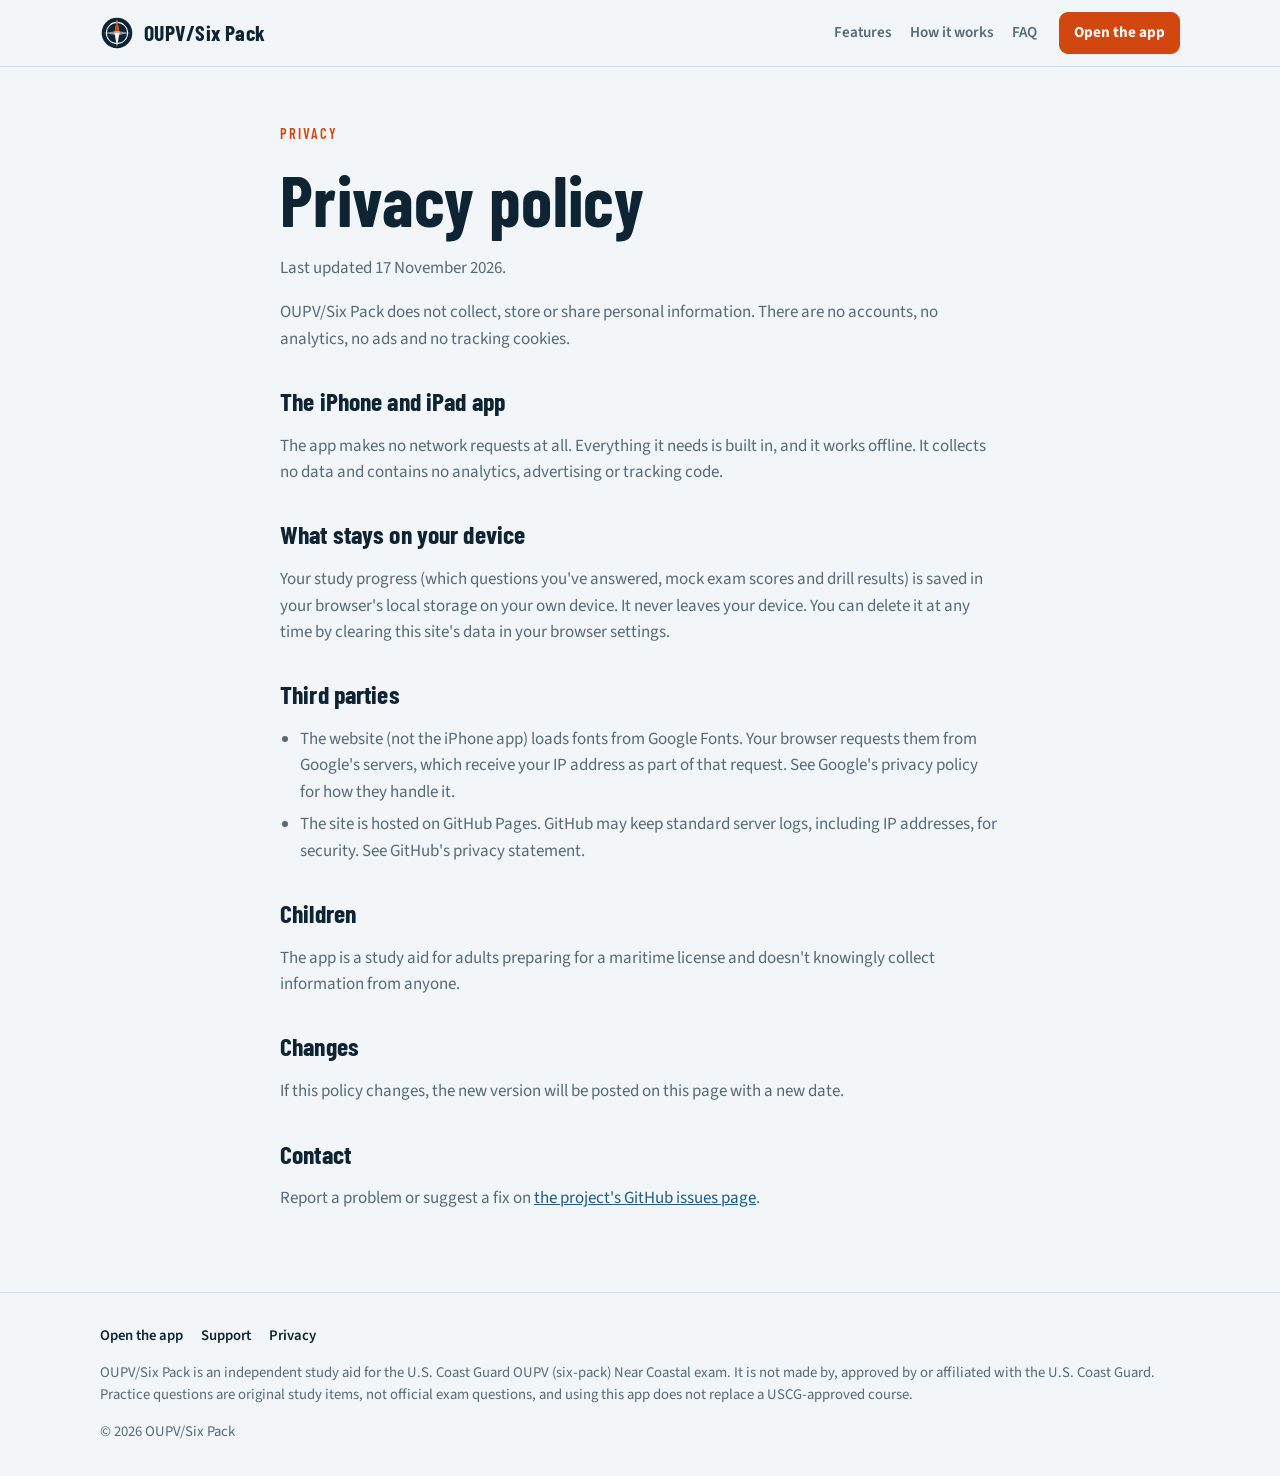
<file: privacy.html>
<!doctype html>
<html lang="en">
<head>
<meta charset="utf-8">
<meta name="viewport" content="width=device-width,initial-scale=1,viewport-fit=cover">
<title>Privacy — OUPV/Six Pack</title>
<meta name="description" content="How OUPV/Six Pack handles your data: it doesn't collect any.">
<meta property="og:title" content="Privacy — OUPV/Six Pack">
<meta property="og:description" content="How OUPV/Six Pack handles your data: it doesn't collect any.">
<meta name="theme-color" content="#0F2433">
<link rel="icon" href="data:image/svg+xml,%3Csvg xmlns='http://www.w3.org/2000/svg' viewBox='0 0 40 40'%3E%3Ccircle cx='20' cy='20' r='18' fill='%230F2433'/%3E%3Cpath d='M20 4 L23 20 L20 36 L17 20Z' fill='%23F2F6F8'/%3E%3Cpath d='M20 4 L23 20 L17 20Z' fill='%23D2470F'/%3E%3C/svg%3E">
<link rel="preconnect" href="https://fonts.googleapis.com"><link rel="preconnect" href="https://fonts.gstatic.com" crossorigin>
<link rel="stylesheet" href="https://fonts.googleapis.com/css2?family=Barlow+Condensed:wght@500;600;700&family=Source+Sans+3:wght@400;600;700&family=JetBrains+Mono:wght@500&display=swap">
<link rel="stylesheet" href="/site.css">
</head>
<body>

<header class="top"><div class="wrap">
<a class="brand" href="/index.html" aria-label="OUPV/Six Pack home"><svg viewBox="0 0 40 40" aria-hidden="true"><circle cx="20" cy="20" r="18" style="fill:var(--ink)"/><circle cx="20" cy="20" r="12.5" fill="none" style="stroke:var(--paper)" stroke-width="1.2"/><path d="M20 4 L23 20 L20 36 L17 20Z" style="fill:var(--paper)"/><path d="M20 4 L23 20 L17 20Z" style="fill:var(--accent)"/><path d="M4 20 L20 17.5 L36 20 L20 22.5Z" style="fill:var(--paper)" opacity=".55"/></svg><b>OUPV/Six Pack</b></a>
<nav aria-label="Sections"><a href="index.html#features">Features</a><a href="index.html#how">How it works</a><a href="index.html#faq">FAQ</a></nav>
<a class="btn primary" href="/app/">Open the app</a>
</div></header>

<main class="wrap page">
<span class="eyebrow">Privacy</span>
<h1>Privacy policy</h1>
<p>Last updated 17 November 2026.</p>
<p>OUPV/Six Pack does not collect, store or share personal information. There are no accounts, no analytics, no ads and no tracking cookies.</p>
<h2>The iPhone and iPad app</h2>
<p>The app makes no network requests at all. Everything it needs is built in, and it works offline. It collects no data and contains no analytics, advertising or tracking code.</p>
<h2>What stays on your device</h2>
<p>Your study progress (which questions you've answered, mock exam scores and drill results) is saved in your browser's local storage on your own device. It never leaves your device. You can delete it at any time by clearing this site's data in your browser settings.</p>
<h2>Third parties</h2>
<ul>
<li>The website (not the iPhone app) loads fonts from Google Fonts. Your browser requests them from Google's servers, which receive your IP address as part of that request. See Google's privacy policy for how they handle it.</li>
<li>The site is hosted on GitHub Pages. GitHub may keep standard server logs, including IP addresses, for security. See GitHub's privacy statement.</li>
</ul>
<h2>Children</h2>
<p>The app is a study aid for adults preparing for a maritime license and doesn't knowingly collect information from anyone.</p>
<h2>Changes</h2>
<p>If this policy changes, the new version will be posted on this page with a new date.</p>
<h2>Contact</h2><p>Report a problem or suggest a fix on <a href="https://github.com/sixpack-practice/sixpack-practice.github.io/issues">the project's GitHub issues page</a>.</p>
</main>
<footer><div class="wrap">
<div class="links"><a href="/app/">Open the app</a><a href="/support.html">Support</a><a href="/privacy.html">Privacy</a></div>
<p>OUPV/Six Pack is an independent study aid for the U.S. Coast Guard OUPV (six-pack) Near Coastal exam. It is not made by, approved by or affiliated with the U.S. Coast Guard. Practice questions are original study items, not official exam questions, and using this app does not replace a USCG-approved course.</p>
<p>© 2026 OUPV/Six Pack</p>
</div></footer>

</body></html>
</file>
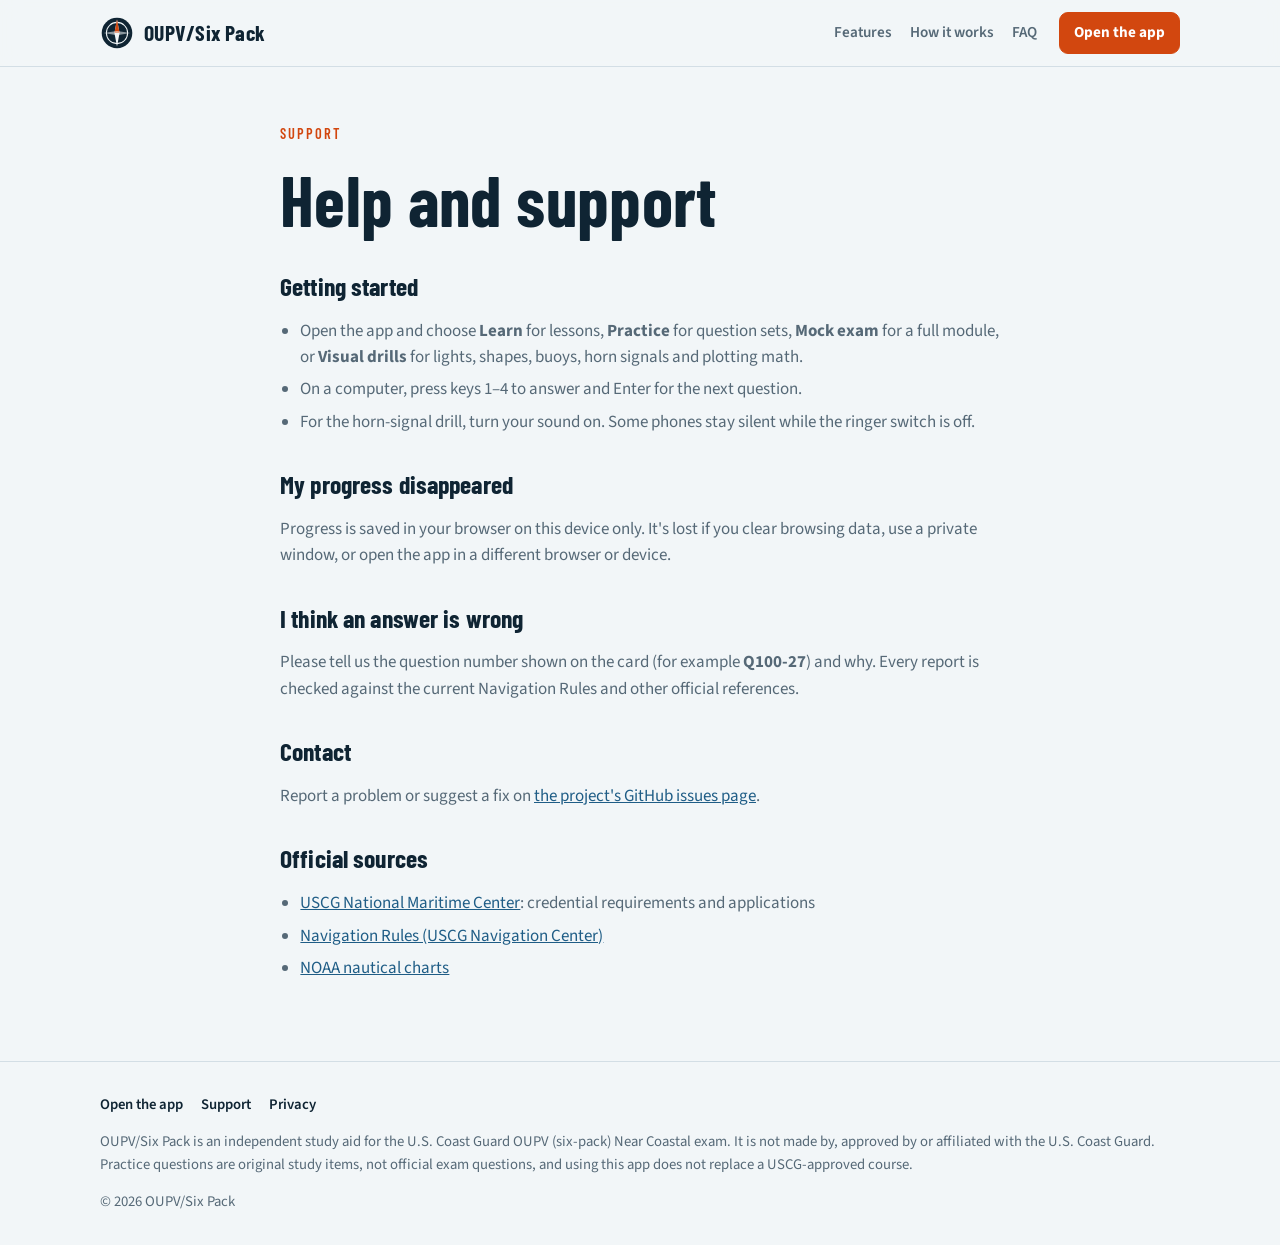
<file: support.html>
<!doctype html>
<html lang="en">
<head>
<meta charset="utf-8">
<meta name="viewport" content="width=device-width,initial-scale=1,viewport-fit=cover">
<title>Support — OUPV/Six Pack</title>
<meta name="description" content="Help with OUPV/Six Pack: common questions and how to report a problem.">
<meta property="og:title" content="Support — OUPV/Six Pack">
<meta property="og:description" content="Help with OUPV/Six Pack: common questions and how to report a problem.">
<meta name="theme-color" content="#0F2433">
<link rel="icon" href="data:image/svg+xml,%3Csvg xmlns='http://www.w3.org/2000/svg' viewBox='0 0 40 40'%3E%3Ccircle cx='20' cy='20' r='18' fill='%230F2433'/%3E%3Cpath d='M20 4 L23 20 L20 36 L17 20Z' fill='%23F2F6F8'/%3E%3Cpath d='M20 4 L23 20 L17 20Z' fill='%23D2470F'/%3E%3C/svg%3E">
<link rel="preconnect" href="https://fonts.googleapis.com"><link rel="preconnect" href="https://fonts.gstatic.com" crossorigin>
<link rel="stylesheet" href="https://fonts.googleapis.com/css2?family=Barlow+Condensed:wght@500;600;700&family=Source+Sans+3:wght@400;600;700&family=JetBrains+Mono:wght@500&display=swap">
<link rel="stylesheet" href="/site.css">
</head>
<body>

<header class="top"><div class="wrap">
<a class="brand" href="/index.html" aria-label="OUPV/Six Pack home"><svg viewBox="0 0 40 40" aria-hidden="true"><circle cx="20" cy="20" r="18" style="fill:var(--ink)"/><circle cx="20" cy="20" r="12.5" fill="none" style="stroke:var(--paper)" stroke-width="1.2"/><path d="M20 4 L23 20 L20 36 L17 20Z" style="fill:var(--paper)"/><path d="M20 4 L23 20 L17 20Z" style="fill:var(--accent)"/><path d="M4 20 L20 17.5 L36 20 L20 22.5Z" style="fill:var(--paper)" opacity=".55"/></svg><b>OUPV/Six Pack</b></a>
<nav aria-label="Sections"><a href="index.html#features">Features</a><a href="index.html#how">How it works</a><a href="index.html#faq">FAQ</a></nav>
<a class="btn primary" href="/app/">Open the app</a>
</div></header>

<main class="wrap page">
<span class="eyebrow">Support</span>
<h1>Help and support</h1>
<h2>Getting started</h2>
<ul>
<li>Open the app and choose <b>Learn</b> for lessons, <b>Practice</b> for question sets, <b>Mock exam</b> for a full module, or <b>Visual drills</b> for lights, shapes, buoys, horn signals and plotting math.</li>
<li>On a computer, press keys 1–4 to answer and Enter for the next question.</li>
<li>For the horn-signal drill, turn your sound on. Some phones stay silent while the ringer switch is off.</li>
</ul>
<h2>My progress disappeared</h2>
<p>Progress is saved in your browser on this device only. It's lost if you clear browsing data, use a private window, or open the app in a different browser or device.</p>
<h2>I think an answer is wrong</h2>
<p>Please tell us the question number shown on the card (for example <b>Q100-27</b>) and why. Every report is checked against the current Navigation Rules and other official references.</p>
<h2>Contact</h2><p>Report a problem or suggest a fix on <a href="https://github.com/sixpack-practice/sixpack-practice.github.io/issues">the project's GitHub issues page</a>.</p>
<h2>Official sources</h2>
<ul>
<li><a href="https://www.dco.uscg.mil/nmc/">USCG National Maritime Center</a>: credential requirements and applications</li>
<li><a href="https://www.navcen.uscg.gov/navigation-rules-amalgamated">Navigation Rules (USCG Navigation Center)</a></li>
<li><a href="https://nauticalcharts.noaa.gov/">NOAA nautical charts</a></li>
</ul>
</main>
<footer><div class="wrap">
<div class="links"><a href="/app/">Open the app</a><a href="/support.html">Support</a><a href="/privacy.html">Privacy</a></div>
<p>OUPV/Six Pack is an independent study aid for the U.S. Coast Guard OUPV (six-pack) Near Coastal exam. It is not made by, approved by or affiliated with the U.S. Coast Guard. Practice questions are original study items, not official exam questions, and using this app does not replace a USCG-approved course.</p>
<p>© 2026 OUPV/Six Pack</p>
</div></footer>

</body></html>
</file>
<file: site.css>
/* Six-Pack Practice website: same chart-table identity as the app. */
:root{
  --paper:#F2F6F8; --surface:#FFFFFF; --surface-2:#E8EFF3; --ink:#0F2433; --muted:#566977; --line:#D3DEE5;
  --water:#D6E8F1; --land:#EADDB9; --accent:#D2470F; --accent-soft:#FBE3D6; --on-accent:#FFFFFF;
  --good:#17784A; --good-soft:#DDF2E6; --port:#D02B2B; --stbd:#11884A; --chart:#1F5D86;
  --m100:#C2410C; --m170:#A16207; --m171:#0F7A5A; --m172:#1D5F8C; --deep:#0B1B27; --on-deep:#E3ECF1;
  --display:"Barlow Condensed","Arial Narrow",system-ui,sans-serif;
  --body:"Source Sans 3",system-ui,-apple-system,"Segoe UI",sans-serif;
  --mono:"JetBrains Mono",ui-monospace,Menlo,monospace;
}
@media (prefers-color-scheme: dark){:root:not([data-theme="light"]){
  --paper:#0A141C; --surface:#11202B; --surface-2:#172B38; --ink:#E3ECF1; --muted:#93A7B4; --line:#24394A;
  --water:#123247; --land:#3A3425; --accent:#FF7A3D; --accent-soft:#3A1E10; --on-accent:#1A0B03;
  --good:#4CC98A; --good-soft:#0F3122; --port:#FF5A55; --stbd:#3FD08A; --chart:#6CB4E4;
  --m100:#FF8A50; --m170:#E8B34A; --m171:#45C99B; --m172:#6CB4E4; --deep:#060E15; color-scheme:dark}}
:root[data-theme="dark"]{
  --paper:#0A141C; --surface:#11202B; --surface-2:#172B38; --ink:#E3ECF1; --muted:#93A7B4; --line:#24394A;
  --water:#123247; --land:#3A3425; --accent:#FF7A3D; --accent-soft:#3A1E10; --on-accent:#1A0B03;
  --good:#4CC98A; --good-soft:#0F3122; --port:#FF5A55; --stbd:#3FD08A; --chart:#6CB4E4;
  --m100:#FF8A50; --m170:#E8B34A; --m171:#45C99B; --m172:#6CB4E4; --deep:#060E15; color-scheme:dark}

*{box-sizing:border-box}
html{scroll-behavior:smooth}
body{margin:0;background:var(--paper);color:var(--ink);font-family:var(--body);font-size:17px;line-height:1.55;-webkit-font-smoothing:antialiased}
h1,h2,h3{font-family:var(--display);font-weight:700;line-height:1.05;margin:0;text-wrap:balance;letter-spacing:.005em}
h1{font-size:clamp(2.5rem,6vw,4.4rem)} h2{font-size:clamp(1.9rem,4vw,2.7rem)} h3{font-size:1.45rem}
p{margin:0}
a{color:var(--chart)}
img,svg{max-width:100%}
:focus-visible{outline:3px solid var(--accent);outline-offset:3px;border-radius:6px}
.wrap{max-width:1120px;margin:0 auto;padding-left:max(20px,env(safe-area-inset-left,0px));padding-right:max(20px,env(safe-area-inset-right,0px))}
.eyebrow{font-family:var(--display);font-weight:600;font-size:.9rem;letter-spacing:.14em;text-transform:uppercase;color:var(--accent)}
.muted{color:var(--muted)}
.btn{display:inline-flex;align-items:center;gap:8px;font-weight:700;text-decoration:none;padding:12px 20px;border-radius:9px;border:1px solid var(--line);color:var(--ink);background:var(--surface);min-height:48px}
.btn.primary{background:var(--accent);border-color:var(--accent);color:var(--on-accent)}
.btn:hover{filter:brightness(1.05)}
.btn svg{width:18px;height:18px}

/* header */
.top{position:sticky;top:0;z-index:20;background:color-mix(in srgb,var(--paper) 88%,transparent);backdrop-filter:blur(10px);border-bottom:1px solid var(--line);padding-top:env(safe-area-inset-top,0px)}
.top .wrap{display:flex;align-items:center;gap:22px;padding-block:12px}
.brand{display:flex;align-items:center;gap:10px;text-decoration:none;color:var(--ink);margin-right:auto}
.brand svg{width:34px;height:34px}
.brand b{font-family:var(--display);font-size:1.35rem;letter-spacing:.02em}
.top nav{display:flex;gap:18px}
.top nav a{color:var(--muted);text-decoration:none;font-weight:600;font-size:.95rem}
.top nav a:hover{color:var(--ink)}
.top .btn{padding:8px 14px;min-height:40px;font-size:.95rem}
@media (max-width:760px){.top nav{display:none}}

/* hero */
.hero{padding-block:56px 40px;display:grid;grid-template-columns:minmax(0,1.15fr) minmax(0,.85fr);gap:48px;align-items:center}
.hero .lead{font-size:1.2rem;color:var(--muted);max-width:50ch;margin-top:18px}
.hero .cta{display:flex;flex-wrap:wrap;gap:12px;margin-top:28px}
.stats{display:flex;flex-wrap:wrap;gap:28px;margin-top:36px}
.stats div{display:flex;flex-direction:column}
.stats b{font-family:var(--display);font-size:2.2rem;line-height:1;font-variant-numeric:tabular-nums}
.stats span{font-size:.85rem;color:var(--muted);font-weight:600;letter-spacing:.04em;text-transform:uppercase}
.phone{justify-self:center;width:300px;max-width:100%;aspect-ratio:300/610;border-radius:42px;background:var(--deep);padding:12px;box-shadow:0 30px 60px -20px rgba(8,25,38,.45),0 0 0 1px var(--line);position:relative}
.phone iframe{width:100%;height:100%;border:0;border-radius:31px;background:var(--paper);display:block}
.phone::before{content:"";position:absolute;top:20px;left:50%;transform:translateX(-50%);width:84px;height:22px;border-radius:12px;background:var(--deep);z-index:2}
.phone-cap{text-align:center;font-size:.85rem;color:var(--muted);margin-top:12px}
@media (max-width:880px){.hero{grid-template-columns:1fr;padding-block:36px}.phone{width:270px}}

/* modules band */
.band{background:var(--deep);color:var(--on-deep);padding-block:40px}
.mods{display:grid;grid-template-columns:repeat(4,minmax(0,1fr));gap:2px;background:#ffffff14;border-radius:12px;overflow:hidden}
.mods div{background:var(--deep);padding:20px 22px;display:flex;flex-direction:column;gap:6px}
.mods .code{font-family:var(--display);font-weight:700;font-size:2.1rem;line-height:1}
.mods .name{font-weight:700}
.mods .meta{font-family:var(--mono);font-size:.82rem;color:#93A7B4}
@media (max-width:820px){.mods{grid-template-columns:repeat(2,minmax(0,1fr))}}
@media (max-width:440px){.mods{grid-template-columns:1fr}}

section{padding-block:72px}
.head{max-width:640px;display:flex;flex-direction:column;gap:12px;margin-bottom:40px}
.head p{color:var(--muted);font-size:1.1rem}

/* features */
.feat{display:grid;grid-template-columns:minmax(0,1fr) minmax(0,1fr);gap:48px;align-items:center;padding-block:36px;border-top:1px solid var(--line)}
.head + .feat{border-top:0}
.feat.flip .art{order:2}
.feat .txt{display:flex;flex-direction:column;gap:14px}
.feat .txt p{color:var(--muted);font-size:1.08rem;max-width:48ch}
.feat ul{margin:0;padding-left:1.1em;display:flex;flex-direction:column;gap:6px}
.feat li::marker{color:var(--accent)}
.art{border-radius:14px;overflow:hidden;background:var(--surface);border:1px solid var(--line)}
.art svg{display:block;width:100%;height:auto}
.art.duo{display:grid;grid-template-columns:1fr 1fr;gap:2px;background:var(--line)}
.art.pad{padding:18px}
@media (max-width:820px){.feat{grid-template-columns:1fr;gap:24px}.feat.flip .art{order:0}}

.horn{background:var(--deep);padding:28px 24px;display:flex;flex-direction:column;gap:18px}
.horn button{all:unset;cursor:pointer;display:grid;grid-template-columns:150px minmax(0,1fr);gap:14px;align-items:center;color:var(--on-deep);padding:8px 10px;border-radius:8px}
.horn button:hover,.horn button:focus-visible{background:#ffffff12}
.horn .pat{display:flex;gap:6px}
.horn .pat i{display:block;height:12px;border-radius:6px;background:#E3ECF1}
.horn .pat i.s{width:14px}.horn .pat i.p{width:52px}.horn .pat i.r{width:10px}
.horn .pat i.on{background:#FF7A3D}
.horn small{color:#93A7B4}

.result{padding:24px;display:flex;flex-direction:column;gap:16px;background:var(--surface)}
.result .top-row{display:flex;align-items:center;gap:20px}
.result .verdict{font-family:var(--display);font-size:2rem;font-weight:700;color:var(--good)}
.bar{display:grid;grid-template-columns:minmax(0,150px) minmax(0,1fr) 40px;gap:10px;align-items:center;font-size:.9rem}
.bar i{display:block;height:9px;border-radius:9px;background:var(--surface-2);overflow:hidden}
.bar i b{display:block;height:100%;border-radius:9px}

/* steps */
.steps{display:grid;grid-template-columns:repeat(3,minmax(0,1fr));gap:20px;counter-reset:s}
.step{background:var(--surface);border:1px solid var(--line);border-radius:12px;padding:24px;display:flex;flex-direction:column;gap:10px}
.step .n{font-family:var(--display);font-size:3rem;font-weight:700;color:var(--accent);line-height:1}
.step p{color:var(--muted)}
@media (max-width:820px){.steps{grid-template-columns:1fr}}

/* faq */
.faq{display:flex;flex-direction:column;border-top:1px solid var(--line);max-width:820px}
.faq details{border-bottom:1px solid var(--line);padding-block:18px}
.faq summary{cursor:pointer;font-weight:700;font-size:1.1rem;list-style:none;display:flex;justify-content:space-between;gap:16px}
.faq summary::after{content:"+";font-family:var(--mono);color:var(--accent)}
.faq details[open] summary::after{content:"−"}
.faq details p{margin-top:10px;color:var(--muted);max-width:68ch}

.closer{background:var(--accent-soft);border-radius:16px;padding:44px;display:flex;flex-wrap:wrap;gap:24px;align-items:center;justify-content:space-between}
.closer h2{max-width:22ch}

footer{border-top:1px solid var(--line);padding-block:32px calc(32px + env(safe-area-inset-bottom,0px));font-size:.92rem;color:var(--muted)}
footer .wrap{display:flex;flex-direction:column;gap:14px}
footer .links{display:flex;flex-wrap:wrap;gap:18px}
footer a{color:var(--ink);font-weight:600;text-decoration:none}

/* simple pages */
.page{max-width:760px;padding-block:56px 80px;display:flex;flex-direction:column;gap:18px}
.page h2{font-size:1.6rem;margin-top:18px}
.page p,.page li{color:var(--muted)}
.page ul{margin:0;padding-left:1.2em;display:flex;flex-direction:column;gap:6px}

/* svg classes shared with the app */
.s-water{fill:var(--water)} .s-land{fill:var(--land)} .s-ink{fill:var(--ink)} .s-muted{fill:var(--muted)} .s-surface{fill:var(--surface)}
.s-acc{fill:var(--accent)} .s-port{fill:var(--port)} .s-stbd{fill:var(--stbd)} .s-chart{fill:var(--chart)} .s-good{fill:var(--good)}
.l-ink{stroke:var(--ink);fill:none} .l-muted{stroke:var(--muted);fill:none} .l-acc{stroke:var(--accent);fill:none} .l-chart{stroke:var(--chart);fill:none}
svg text{font-family:var(--body);fill:var(--ink)}
svg .t-lab{font-family:var(--display);font-weight:700;letter-spacing:.06em;font-size:12px}
svg .t-mono{font-family:var(--mono);font-size:11px}
svg .t-small{font-size:11px;fill:var(--muted)}
svg .t-acc{fill:var(--accent)}
@media (prefers-reduced-motion: reduce){html{scroll-behavior:auto}*{transition:none!important}}
section[id]{scroll-margin-top:64px}
</file>
